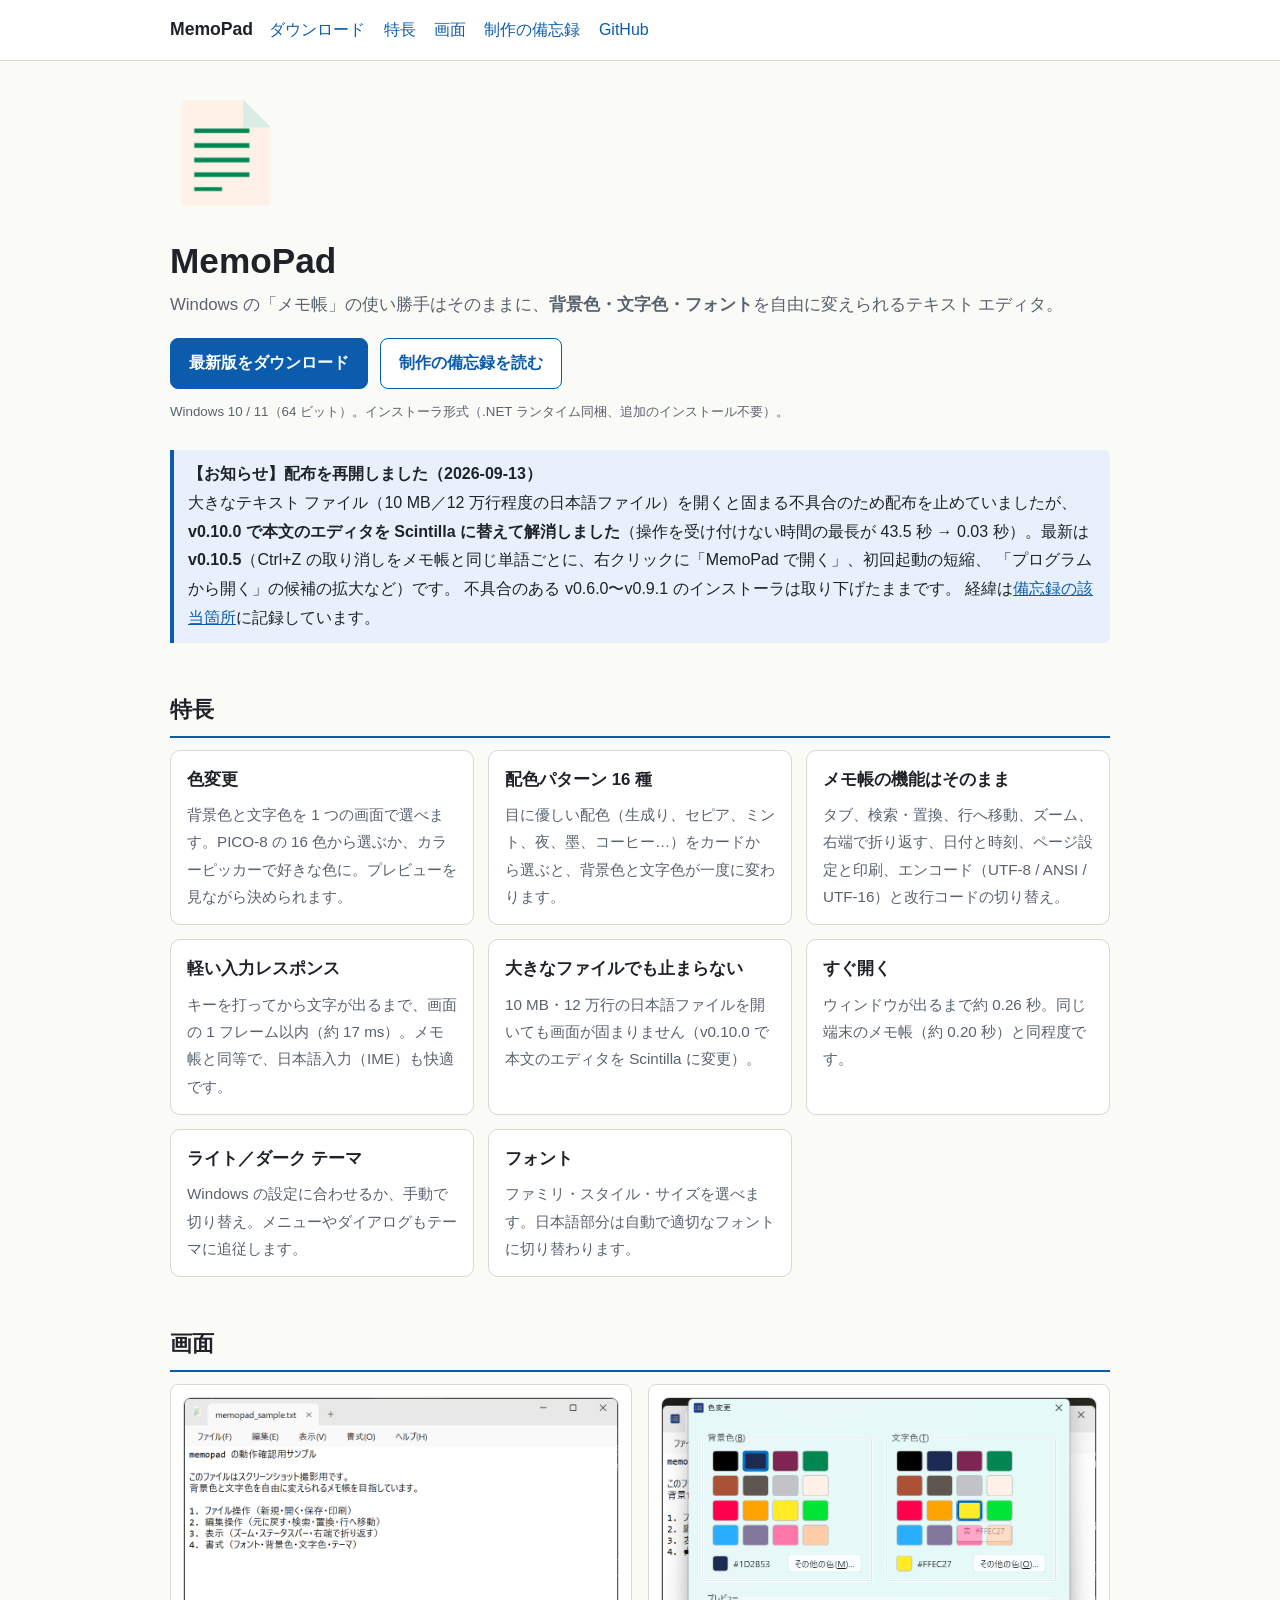
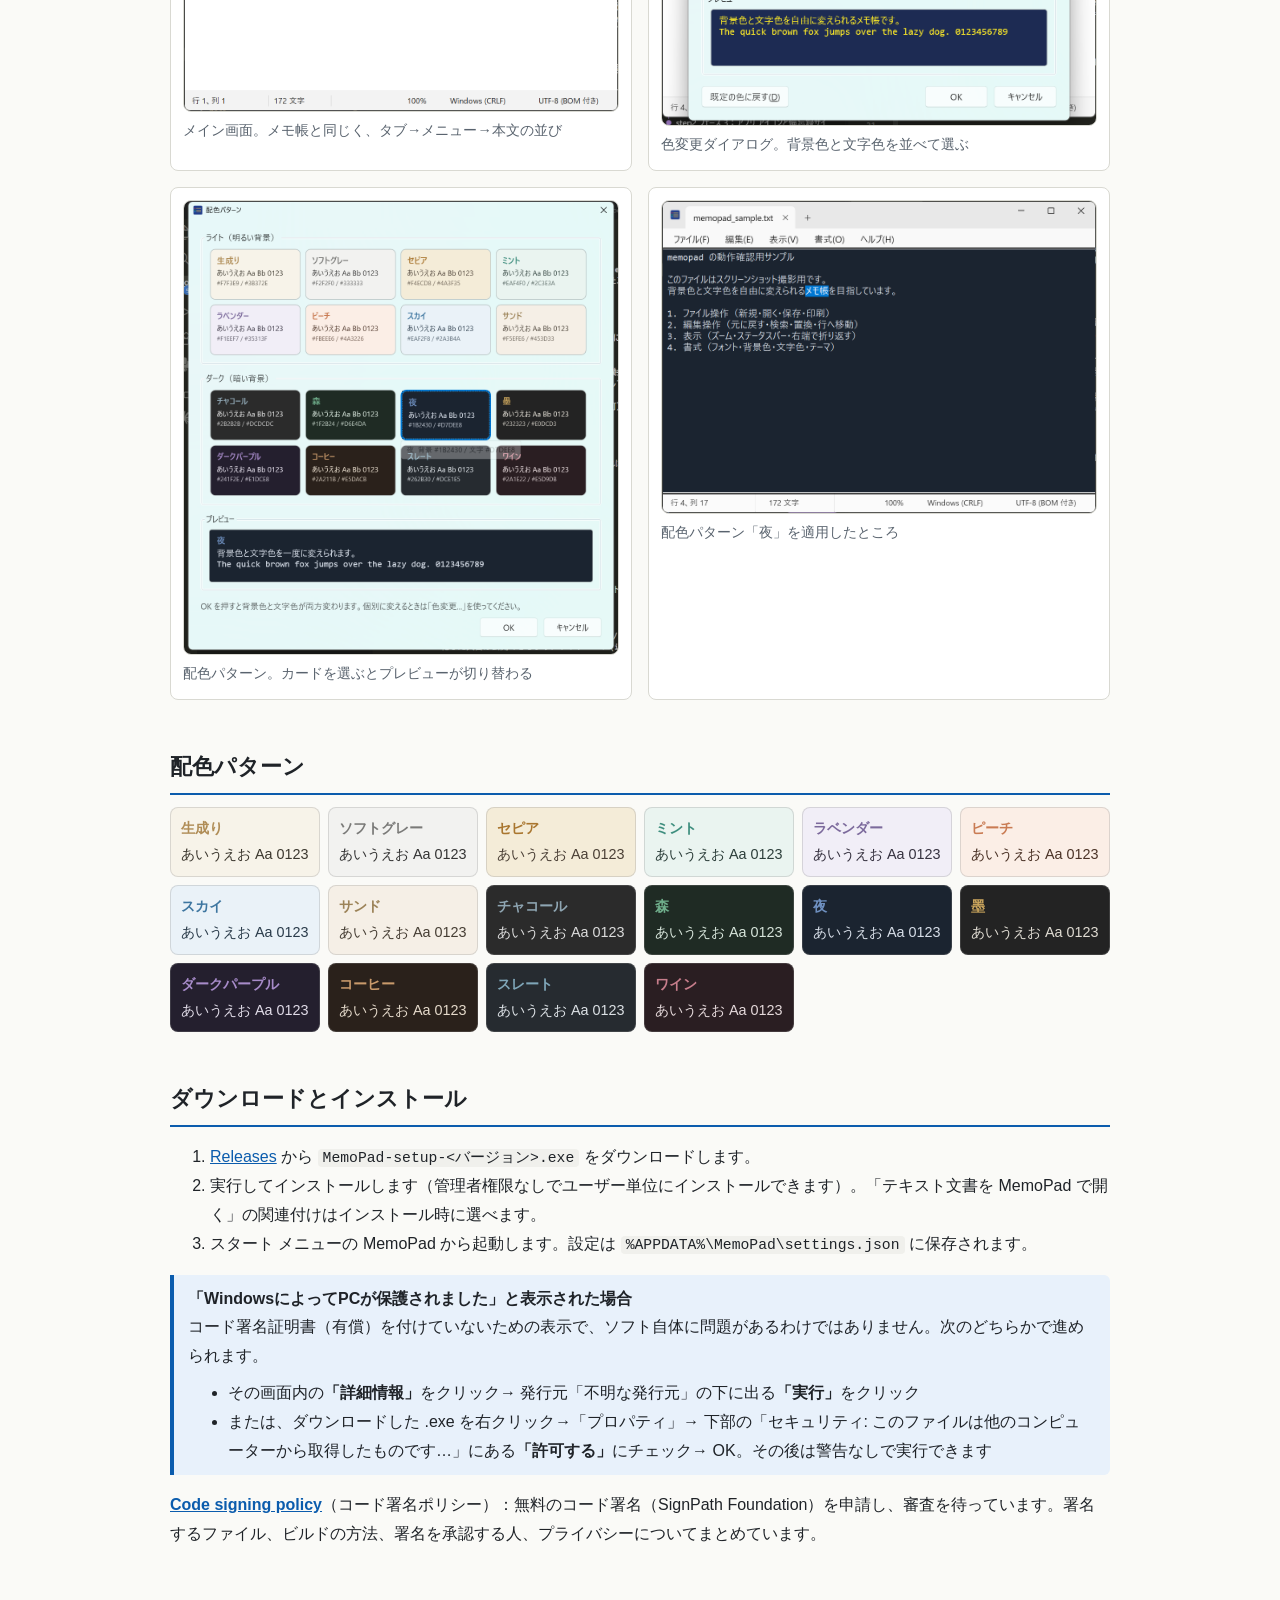
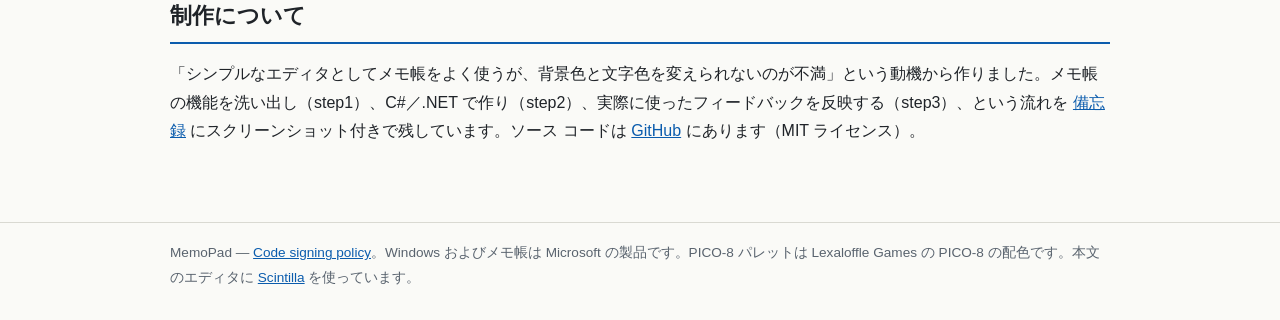
<file: docs/index.html>
<!DOCTYPE html>
<html lang="ja">
<head>
<meta charset="utf-8">
<meta name="viewport" content="width=device-width, initial-scale=1">
<title>MemoPad — 背景色と文字色を変えられるメモ帳</title>
<meta name="description" content="Windows のメモ帳の使い勝手はそのままに、背景色・文字色・フォントを自由に変えられるテキスト エディタ MemoPad の紹介ページ。">
<link rel="icon" href="./assets/favicon.ico">
<link rel="stylesheet" href="./site/assets/style.css">
<style>
  .hero { display: flex; align-items: center; gap: 28px; flex-wrap: wrap; margin: 8px 0 24px; }
  .hero img { width: 112px; height: 112px; }
  .hero h1 { margin: 0 0 6px; font-size: 2.2rem; }
  .hero .tagline { color: var(--muted); margin: 0; font-size: 1.05rem; }
  .actions { display: flex; gap: 12px; flex-wrap: wrap; margin: 18px 0 8px; }
  .btn { display: inline-block; padding: 10px 18px; border-radius: 8px; text-decoration: none; font-weight: 700; border: 1px solid var(--accent); }
  .btn.primary { background: var(--accent); color: #fff; }
  .btn.secondary { background: #fff; color: var(--accent); }
  .btn:hover { opacity: 0.9; text-decoration: none; }
  .features { display: grid; grid-template-columns: repeat(auto-fit, minmax(260px, 1fr)); gap: 14px; margin: 12px 0; }
  .feature { border: 1px solid var(--line); border-radius: 10px; padding: 14px 16px; background: #fff; }
  .feature h3 { margin: 0 0 6px; font-size: 1.05rem; }
  .feature p { margin: 0; color: var(--muted); font-size: 0.95rem; }
  .shots { display: grid; grid-template-columns: repeat(auto-fit, minmax(320px, 1fr)); gap: 16px; }
  .shots figure { margin: 0; }
  .shots img { width: 100%; border: 1px solid var(--line); border-radius: 8px; }
  .shots figcaption { color: var(--muted); font-size: 0.9rem; margin-top: 6px; }
  .swatches { display: grid; grid-template-columns: repeat(auto-fit, minmax(150px, 1fr)); gap: 8px; margin: 12px 0; }
  .swatch { border-radius: 8px; padding: 8px 10px; border: 1px solid #8884; font-size: 0.9rem; }
  .swatch b { display: block; }
  small.muted { color: var(--muted); }
</style>
</head>
<body>
<header class="site">
  <div class="inner">
    <a class="brand" href="./index.html">MemoPad</a>
    <nav>
      <a href="#download">ダウンロード</a>
      <a href="#features">特長</a>
      <a href="#screens">画面</a>
      <a href="./site/index.html">制作の備忘録</a>
      <a href="https://github.com/mrgarita/memopad">GitHub</a>
    </nav>
  </div>
</header>
<main>
  <div class="hero">
    <img src="./assets/app-icon-256.png" alt="MemoPad のアイコン">
    <div>
      <h1>MemoPad</h1>
      <p class="tagline">Windows の「メモ帳」の使い勝手はそのままに、<strong>背景色・文字色・フォント</strong>を自由に変えられるテキスト エディタ。</p>
      <div class="actions">
        <a class="btn primary" href="https://github.com/mrgarita/memopad/releases/latest">最新版をダウンロード</a>
        <a class="btn secondary" href="./site/index.html">制作の備忘録を読む</a>
      </div>
      <small class="muted">Windows 10 / 11（64 ビット）。インストーラ形式（.NET ランタイム同梱、追加のインストール不要）。</small>
    </div>
  </div>

  <div class="note">
    <strong>【お知らせ】配布を再開しました（2026-09-13）</strong><br>
    大きなテキスト ファイル（10 MB／12 万行程度の日本語ファイル）を開くと固まる不具合のため配布を止めていましたが、
    <strong>v0.10.0 で本文のエディタを Scintilla に替えて解消しました</strong>（操作を受け付けない時間の最長が
    43.5 秒 → 0.03 秒）。最新は <strong>v0.10.5</strong>（Ctrl+Z の取り消しをメモ帳と同じ単語ごとに、右クリックに「MemoPad で開く」、初回起動の短縮、
    「プログラムから開く」の候補の拡大など）です。
    不具合のある v0.6.0〜v0.9.1 のインストーラは取り下げたままです。
    経緯は<a href="./site/step3/index.html#fb19">備忘録の該当箇所</a>に記録しています。
  </div>

  <h2 id="features">特長</h2>
  <div class="features">
    <div class="feature"><h3>色変更</h3><p>背景色と文字色を 1 つの画面で選べます。PICO-8 の 16 色から選ぶか、カラーピッカーで好きな色に。プレビューを見ながら決められます。</p></div>
    <div class="feature"><h3>配色パターン 16 種</h3><p>目に優しい配色（生成り、セピア、ミント、夜、墨、コーヒー…）をカードから選ぶと、背景色と文字色が一度に変わります。</p></div>
    <div class="feature"><h3>メモ帳の機能はそのまま</h3><p>タブ、検索・置換、行へ移動、ズーム、右端で折り返す、日付と時刻、ページ設定と印刷、エンコード（UTF-8 / ANSI / UTF-16）と改行コードの切り替え。</p></div>
    <div class="feature"><h3>軽い入力レスポンス</h3><p>キーを打ってから文字が出るまで、画面の 1 フレーム以内（約 17 ms）。メモ帳と同等で、日本語入力（IME）も快適です。</p></div>
    <div class="feature"><h3>大きなファイルでも止まらない</h3><p>10 MB・12 万行の日本語ファイルを開いても画面が固まりません（v0.10.0 で本文のエディタを Scintilla に変更）。</p></div>
    <div class="feature"><h3>すぐ開く</h3><p>ウィンドウが出るまで約 0.26 秒。同じ端末のメモ帳（約 0.20 秒）と同程度です。</p></div>
    <div class="feature"><h3>ライト／ダーク テーマ</h3><p>Windows の設定に合わせるか、手動で切り替え。メニューやダイアログもテーマに追従します。</p></div>
    <div class="feature"><h3>フォント</h3><p>ファミリ・スタイル・サイズを選べます。日本語部分は自動で適切なフォントに切り替わります。</p></div>
  </div>

  <h2 id="screens">画面</h2>
  <div class="shots">
    <figure><img src="./site/img/step3/v080_main.png" alt="MemoPad のメイン画面" loading="lazy"><figcaption>メイン画面。メモ帳と同じく、タブ→メニュー→本文の並び</figcaption></figure>
    <figure><img src="./site/img/step3/v040_color_dialog.png" alt="色変更ダイアログ" loading="lazy"><figcaption>色変更ダイアログ。背景色と文字色を並べて選ぶ</figcaption></figure>
    <figure><img src="./site/img/step3/v050_scheme_dialog.png" alt="配色パターン ダイアログ" loading="lazy"><figcaption>配色パターン。カードを選ぶとプレビューが切り替わる</figcaption></figure>
    <figure><img src="./site/img/step3/v050_scheme_night.png" alt="配色パターン「夜」を適用した画面" loading="lazy"><figcaption>配色パターン「夜」を適用したところ</figcaption></figure>
  </div>

  <h2>配色パターン</h2>
  <div class="swatches">
    <div class="swatch" style="background:#F7F3E9;color:#3B372E"><b style="color:#B08D57">生成り</b>あいうえお Aa 0123</div>
    <div class="swatch" style="background:#F2F2F0;color:#333333"><b style="color:#7A7A78">ソフトグレー</b>あいうえお Aa 0123</div>
    <div class="swatch" style="background:#F4ECD8;color:#4A3F35"><b style="color:#A9762F">セピア</b>あいうえお Aa 0123</div>
    <div class="swatch" style="background:#EAF4F0;color:#2C3E3A"><b style="color:#3E8E7E">ミント</b>あいうえお Aa 0123</div>
    <div class="swatch" style="background:#F1EEF7;color:#35313F"><b style="color:#7C6A9C">ラベンダー</b>あいうえお Aa 0123</div>
    <div class="swatch" style="background:#FBEEE6;color:#4A3226"><b style="color:#C97B53">ピーチ</b>あいうえお Aa 0123</div>
    <div class="swatch" style="background:#EAF2F8;color:#2A3B4A"><b style="color:#3E76A0">スカイ</b>あいうえお Aa 0123</div>
    <div class="swatch" style="background:#F5EFE6;color:#453D33"><b style="color:#9C8358">サンド</b>あいうえお Aa 0123</div>
    <div class="swatch" style="background:#2B2B2B;color:#DCDCDC"><b style="color:#8FA6B3">チャコール</b>あいうえお Aa 0123</div>
    <div class="swatch" style="background:#1F2B24;color:#D6E4DA"><b style="color:#6FAE8B">森</b>あいうえお Aa 0123</div>
    <div class="swatch" style="background:#1B2430;color:#D7DEE8"><b style="color:#6E8FBF">夜</b>あいうえお Aa 0123</div>
    <div class="swatch" style="background:#232323;color:#E0DCD3"><b style="color:#C9A45C">墨</b>あいうえお Aa 0123</div>
    <div class="swatch" style="background:#241F2E;color:#E1DCE8"><b style="color:#A78BC9">ダークパープル</b>あいうえお Aa 0123</div>
    <div class="swatch" style="background:#2A211B;color:#E5DACB"><b style="color:#C99A6B">コーヒー</b>あいうえお Aa 0123</div>
    <div class="swatch" style="background:#262B30;color:#DCE1E5"><b style="color:#7FA6B8">スレート</b>あいうえお Aa 0123</div>
    <div class="swatch" style="background:#2A1E22;color:#E5D9DB"><b style="color:#C77E8C">ワイン</b>あいうえお Aa 0123</div>
  </div>

  <h2 id="download">ダウンロードとインストール</h2>
  <ol>
    <li><a href="https://github.com/mrgarita/memopad/releases/latest">Releases</a> から <code>MemoPad-setup-&lt;バージョン&gt;.exe</code> をダウンロードします。</li>
    <li>実行してインストールします（管理者権限なしでユーザー単位にインストールできます）。「テキスト文書を MemoPad で開く」の関連付けはインストール時に選べます。</li>
    <li>スタート メニューの MemoPad から起動します。設定は <code>%APPDATA%\MemoPad\settings.json</code> に保存されます。</li>
  </ol>
  <div class="note">
    <strong>「WindowsによってPCが保護されました」と表示された場合</strong><br>
    コード署名証明書（有償）を付けていないための表示で、ソフト自体に問題があるわけではありません。次のどちらかで進められます。
    <ul style="margin:8px 0 0">
      <li>その画面内の<strong>「詳細情報」</strong>をクリック→ 発行元「不明な発行元」の下に出る<strong>「実行」</strong>をクリック</li>
      <li>または、ダウンロードした .exe を右クリック→「プロパティ」→ 下部の「セキュリティ: このファイルは他のコンピューターから取得したものです…」にある<strong>「許可する」</strong>にチェック→ OK。その後は警告なしで実行できます</li>
    </ul>
  </div>
  <p><strong><a href="./code-signing-policy.html">Code signing policy</a></strong>（コード署名ポリシー）：無料のコード署名（SignPath Foundation）を申請し、審査を待っています。署名するファイル、ビルドの方法、署名を承認する人、プライバシーについてまとめています。</p>

  <h2>制作について</h2>
  <p>「シンプルなエディタとしてメモ帳をよく使うが、背景色と文字色を変えられないのが不満」という動機から作りました。メモ帳の機能を洗い出し（step1）、C#／.NET で作り（step2）、実際に使ったフィードバックを反映する（step3）、という流れを <a href="./site/index.html">備忘録</a> にスクリーンショット付きで残しています。ソース コードは <a href="https://github.com/mrgarita/memopad">GitHub</a> にあります（MIT ライセンス）。</p>
</main>
<footer class="site">
  <div class="inner">MemoPad — <a href="./code-signing-policy.html">Code signing policy</a>。Windows およびメモ帳は Microsoft の製品です。PICO-8 パレットは Lexaloffle Games の PICO-8 の配色です。本文のエディタに <a href="https://www.scintilla.org/">Scintilla</a> を使っています。</div>
</footer>
</body>
</html>
</file>
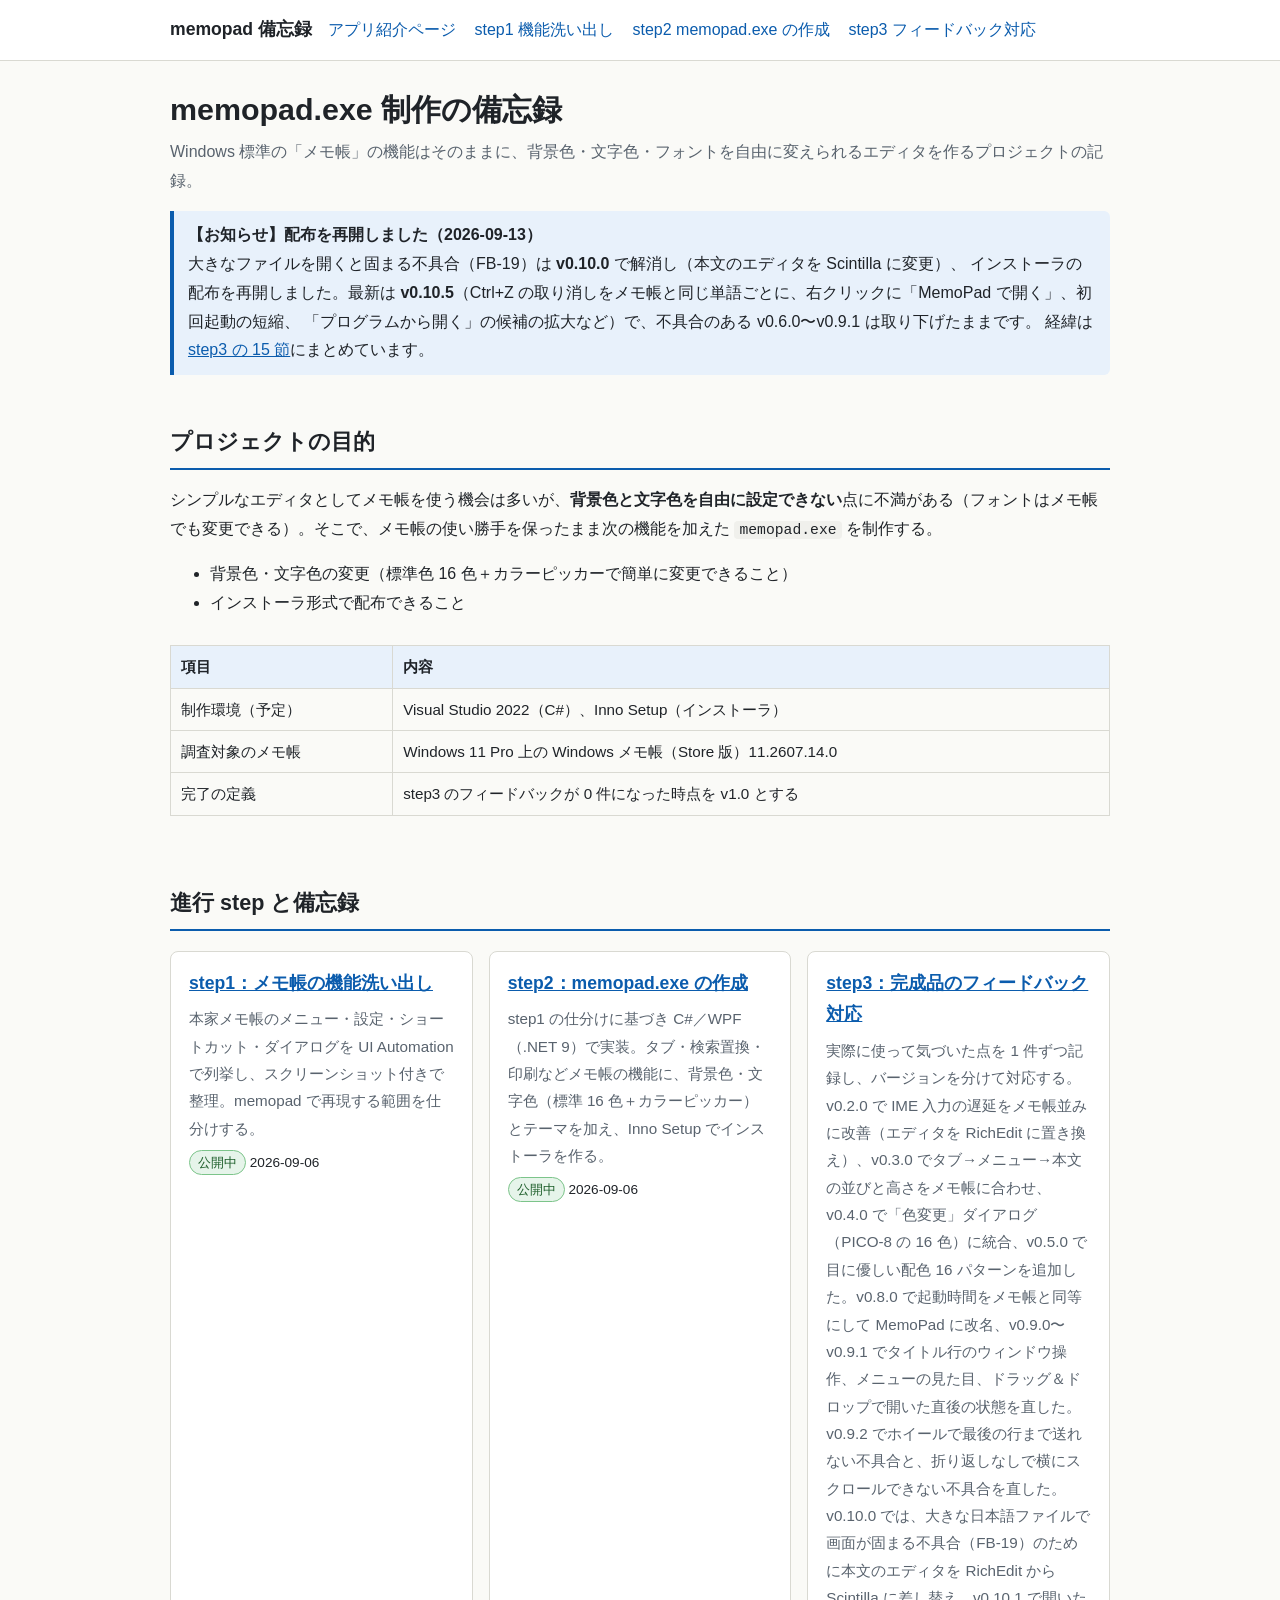
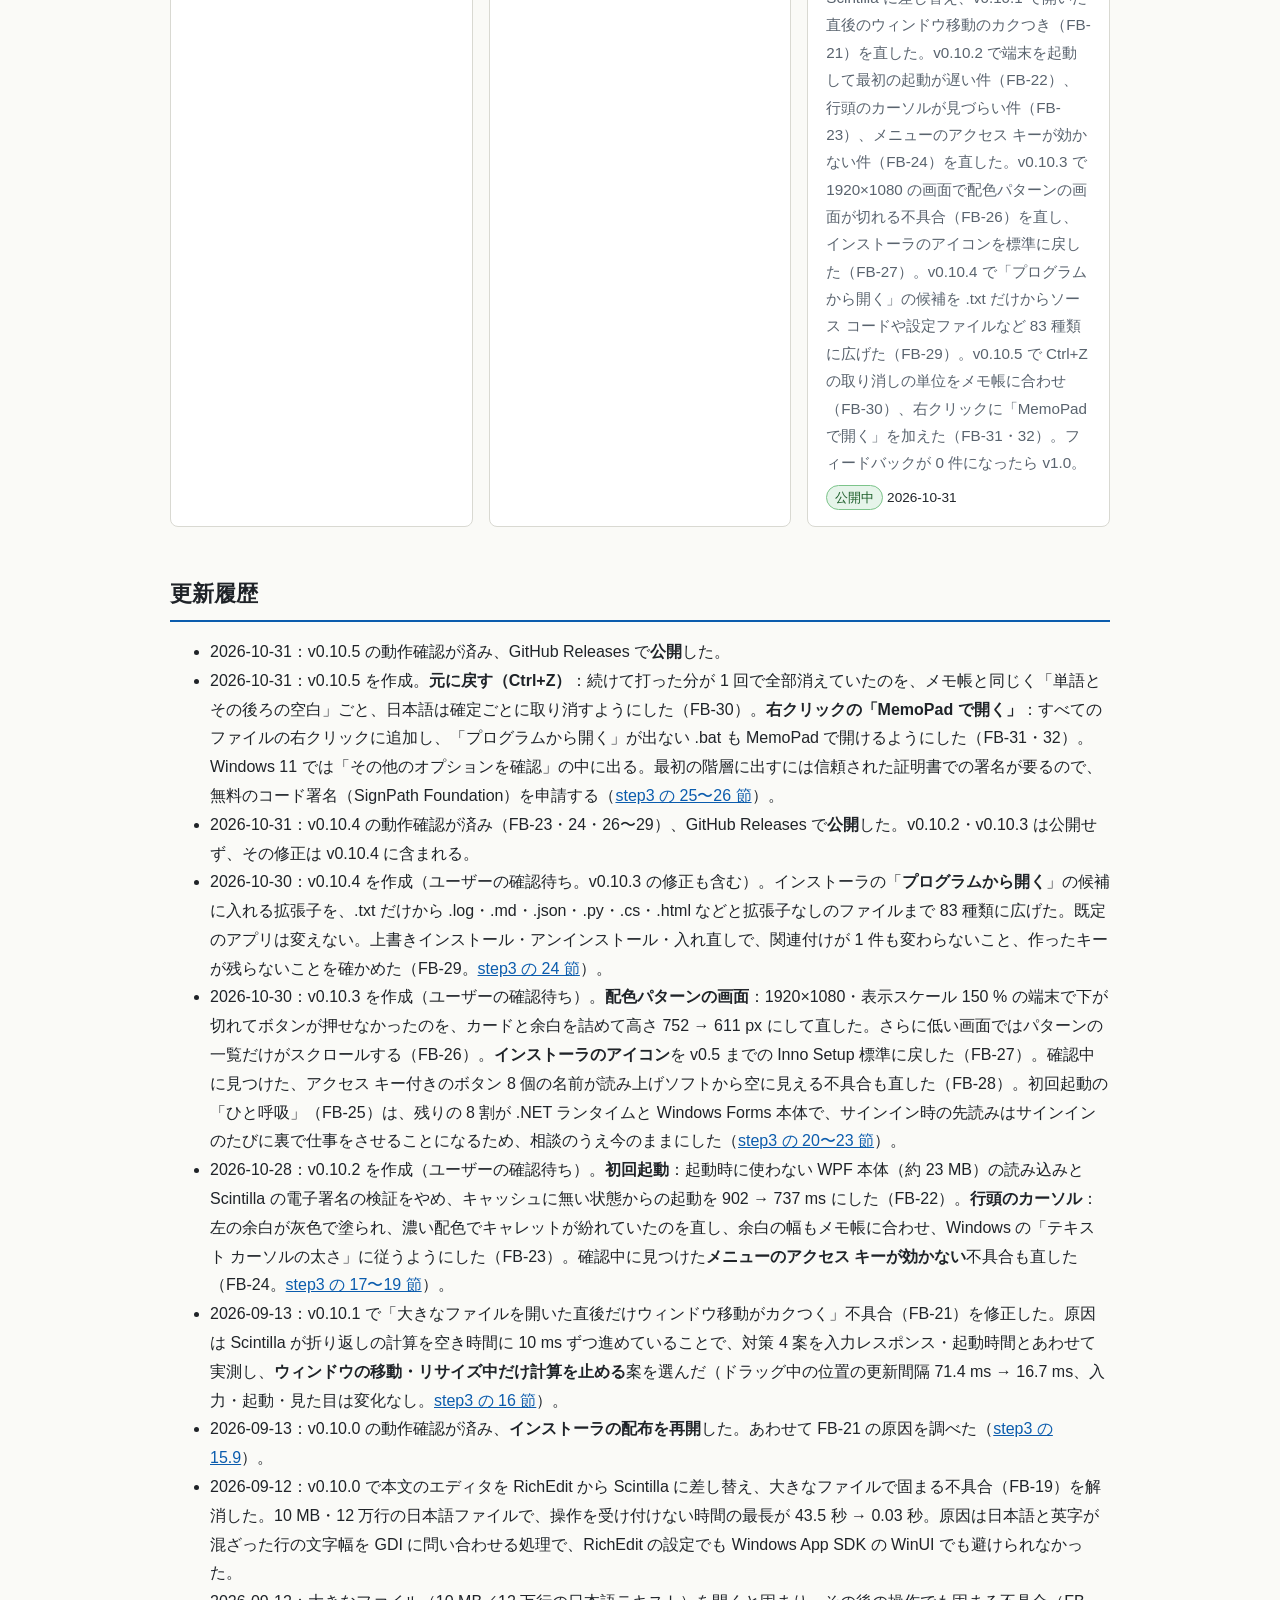
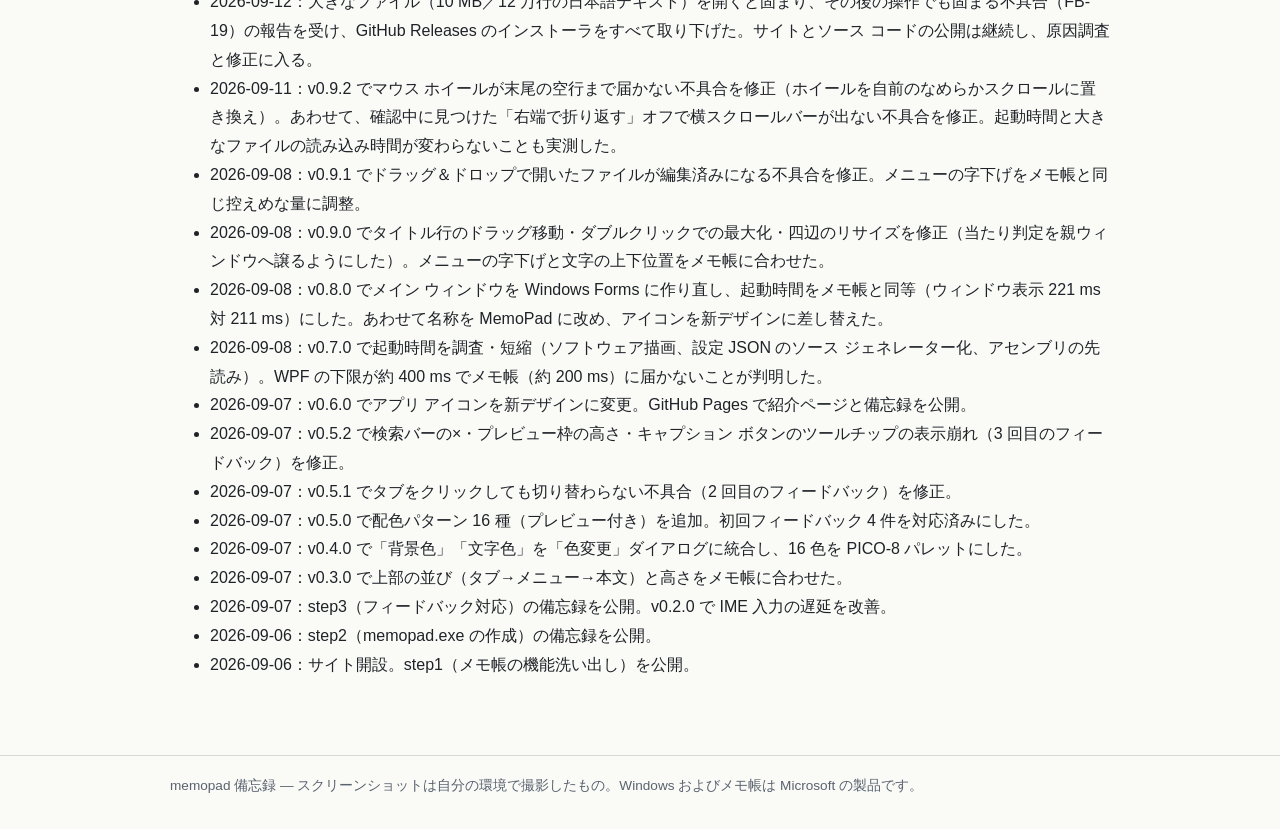
<file: docs/site/index.html>
<!DOCTYPE html>
<html lang="ja">
<head>
<meta charset="utf-8">
<meta name="viewport" content="width=device-width, initial-scale=1">
<title>memopad 備忘録</title>
<link rel="stylesheet" href="assets/style.css">
</head>
<body>
<header class="site">
  <div class="inner">
    <a class="brand" href="./index.html">memopad 備忘録</a>
    <nav>
      <a href="../index.html">アプリ紹介ページ</a>
      <a href="./step1/index.html">step1 機能洗い出し</a>
      <a href="./step2/index.html">step2 memopad.exe の作成</a>
      <a href="./step3/index.html">step3 フィードバック対応</a>
    </nav>
  </div>
</header>
<main>
  <h1>memopad.exe 制作の備忘録</h1>
  <p class="lead">Windows 標準の「メモ帳」の機能はそのままに、背景色・文字色・フォントを自由に変えられるエディタを作るプロジェクトの記録。</p>

  <div class="note">
    <strong>【お知らせ】配布を再開しました（2026-09-13）</strong><br>
    大きなファイルを開くと固まる不具合（FB-19）は <strong>v0.10.0</strong> で解消し（本文のエディタを Scintilla に変更）、
    インストーラの配布を再開しました。最新は <strong>v0.10.5</strong>（Ctrl+Z の取り消しをメモ帳と同じ単語ごとに、右クリックに「MemoPad で開く」、初回起動の短縮、
    「プログラムから開く」の候補の拡大など）で、不具合のある v0.6.0〜v0.9.1 は取り下げたままです。
    経緯は <a href="./step3/index.html#fb19">step3 の 15 節</a>にまとめています。
  </div>

  <h2>プロジェクトの目的</h2>
  <p>シンプルなエディタとしてメモ帳を使う機会は多いが、<strong>背景色と文字色を自由に設定できない</strong>点に不満がある（フォントはメモ帳でも変更できる）。そこで、メモ帳の使い勝手を保ったまま次の機能を加えた <code>memopad.exe</code> を制作する。</p>
  <ul>
    <li>背景色・文字色の変更（標準色 16 色＋カラーピッカーで簡単に変更できること）</li>
    <li>インストーラ形式で配布できること</li>
  </ul>
  <div class="table-wrap">
  <table>
    <tr><th>項目</th><th>内容</th></tr>
    <tr><td>制作環境（予定）</td><td>Visual Studio 2022（C#）、Inno Setup（インストーラ）</td></tr>
    <tr><td>調査対象のメモ帳</td><td>Windows 11 Pro 上の Windows メモ帳（Store 版）11.2607.14.0</td></tr>
    <tr><td>完了の定義</td><td>step3 のフィードバックが 0 件になった時点を v1.0 とする</td></tr>
  </table>
  </div>

  <h2>進行 step と備忘録</h2>
  <div class="cards">
    <div class="card">
      <h3><a href="./step1/index.html">step1：メモ帳の機能洗い出し</a></h3>
      <p>本家メモ帳のメニュー・設定・ショートカット・ダイアログを UI Automation で列挙し、スクリーンショット付きで整理。memopad で再現する範囲を仕分けする。</p>
      <div class="status"><span class="tag must">公開中</span> 2026-09-06</div>
    </div>
    <div class="card">
      <h3><a href="./step2/index.html">step2：memopad.exe の作成</a></h3>
      <p>step1 の仕分けに基づき C#／WPF（.NET 9）で実装。タブ・検索置換・印刷などメモ帳の機能に、背景色・文字色（標準 16 色＋カラーピッカー）とテーマを加え、Inno Setup でインストーラを作る。</p>
      <div class="status"><span class="tag must">公開中</span> 2026-09-06</div>
    </div>
    <div class="card">
      <h3><a href="./step3/index.html">step3：完成品のフィードバック対応</a></h3>
      <p>実際に使って気づいた点を 1 件ずつ記録し、バージョンを分けて対応する。v0.2.0 で IME 入力の遅延をメモ帳並みに改善（エディタを RichEdit に置き換え）、v0.3.0 でタブ→メニュー→本文の並びと高さをメモ帳に合わせ、v0.4.0 で「色変更」ダイアログ（PICO-8 の 16 色）に統合、v0.5.0 で目に優しい配色 16 パターンを追加した。v0.8.0 で起動時間をメモ帳と同等にして MemoPad に改名、v0.9.0〜v0.9.1 でタイトル行のウィンドウ操作、メニューの見た目、ドラッグ＆ドロップで開いた直後の状態を直した。v0.9.2 でホイールで最後の行まで送れない不具合と、折り返しなしで横にスクロールできない不具合を直した。v0.10.0 では、大きな日本語ファイルで画面が固まる不具合（FB-19）のために本文のエディタを RichEdit から Scintilla に差し替え、v0.10.1 で開いた直後のウィンドウ移動のカクつき（FB-21）を直した。v0.10.2 で端末を起動して最初の起動が遅い件（FB-22）、行頭のカーソルが見づらい件（FB-23）、メニューのアクセス キーが効かない件（FB-24）を直した。v0.10.3 で 1920×1080 の画面で配色パターンの画面が切れる不具合（FB-26）を直し、インストーラのアイコンを標準に戻した（FB-27）。v0.10.4 で「プログラムから開く」の候補を .txt だけからソース コードや設定ファイルなど 83 種類に広げた（FB-29）。v0.10.5 で Ctrl+Z の取り消しの単位をメモ帳に合わせ（FB-30）、右クリックに「MemoPad で開く」を加えた（FB-31・32）。フィードバックが 0 件になったら v1.0。</p>
      <div class="status"><span class="tag must">公開中</span> 2026-10-31</div>
    </div>
  </div>

  <h2>更新履歴</h2>
  <ul>
    <li>2026-10-31：v0.10.5 の動作確認が済み、GitHub Releases で<strong>公開</strong>した。</li>
    <li>2026-10-31：v0.10.5 を作成。<strong>元に戻す（Ctrl+Z）</strong>：続けて打った分が 1 回で全部消えていたのを、メモ帳と同じく「単語とその後ろの空白」ごと、日本語は確定ごとに取り消すようにした（FB-30）。<strong>右クリックの「MemoPad で開く」</strong>：すべてのファイルの右クリックに追加し、「プログラムから開く」が出ない .bat も MemoPad で開けるようにした（FB-31・32）。Windows 11 では「その他のオプションを確認」の中に出る。最初の階層に出すには信頼された証明書での署名が要るので、無料のコード署名（SignPath Foundation）を申請する（<a href="./step3/index.html#fb30">step3 の 25〜26 節</a>）。</li>
    <li>2026-10-31：v0.10.4 の動作確認が済み（FB-23・24・26〜29）、GitHub Releases で<strong>公開</strong>した。v0.10.2・v0.10.3 は公開せず、その修正は v0.10.4 に含まれる。</li>
    <li>2026-10-30：v0.10.4 を作成（ユーザーの確認待ち。v0.10.3 の修正も含む）。インストーラの「<strong>プログラムから開く</strong>」の候補に入れる拡張子を、.txt だけから .log・.md・.json・.py・.cs・.html などと拡張子なしのファイルまで 83 種類に広げた。既定のアプリは変えない。上書きインストール・アンインストール・入れ直しで、関連付けが 1 件も変わらないこと、作ったキーが残らないことを確かめた（FB-29。<a href="./step3/index.html#fb29">step3 の 24 節</a>）。</li>
    <li>2026-10-30：v0.10.3 を作成（ユーザーの確認待ち）。<strong>配色パターンの画面</strong>：1920×1080・表示スケール 150 % の端末で下が切れてボタンが押せなかったのを、カードと余白を詰めて高さ 752 → 611 px にして直した。さらに低い画面ではパターンの一覧だけがスクロールする（FB-26）。<strong>インストーラのアイコン</strong>を v0.5 までの Inno Setup 標準に戻した（FB-27）。確認中に見つけた、アクセス キー付きのボタン 8 個の名前が読み上げソフトから空に見える不具合も直した（FB-28）。初回起動の「ひと呼吸」（FB-25）は、残りの 8 割が .NET ランタイムと Windows Forms 本体で、サインイン時の先読みはサインインのたびに裏で仕事をさせることになるため、相談のうえ今のままにした（<a href="./step3/index.html#fb25">step3 の 20〜23 節</a>）。</li>
    <li>2026-10-28：v0.10.2 を作成（ユーザーの確認待ち）。<strong>初回起動</strong>：起動時に使わない WPF 本体（約 23 MB）の読み込みと Scintilla の電子署名の検証をやめ、キャッシュに無い状態からの起動を 902 → 737 ms にした（FB-22）。<strong>行頭のカーソル</strong>：左の余白が灰色で塗られ、濃い配色でキャレットが紛れていたのを直し、余白の幅もメモ帳に合わせ、Windows の「テキスト カーソルの太さ」に従うようにした（FB-23）。確認中に見つけた<strong>メニューのアクセス キーが効かない</strong>不具合も直した（FB-24。<a href="./step3/index.html#fb22">step3 の 17〜19 節</a>）。</li>
    <li>2026-09-13：v0.10.1 で「大きなファイルを開いた直後だけウィンドウ移動がカクつく」不具合（FB-21）を修正した。原因は Scintilla が折り返しの計算を空き時間に 10 ms ずつ進めていることで、対策 4 案を入力レスポンス・起動時間とあわせて実測し、<strong>ウィンドウの移動・リサイズ中だけ計算を止める</strong>案を選んだ（ドラッグ中の位置の更新間隔 71.4 ms → 16.7 ms、入力・起動・見た目は変化なし。<a href="./step3/index.html#fb21">step3 の 16 節</a>）。</li>
    <li>2026-09-13：v0.10.0 の動作確認が済み、<strong>インストーラの配布を再開</strong>した。あわせて FB-21 の原因を調べた（<a href="./step3/index.html#fb19-after">step3 の 15.9</a>）。</li>
    <li>2026-09-12：v0.10.0 で本文のエディタを RichEdit から Scintilla に差し替え、大きなファイルで固まる不具合（FB-19）を解消した。10 MB・12 万行の日本語ファイルで、操作を受け付けない時間の最長が 43.5 秒 → 0.03 秒。原因は日本語と英字が混ざった行の文字幅を GDI に問い合わせる処理で、RichEdit の設定でも Windows App SDK の WinUI でも避けられなかった。</li>
    <li>2026-09-12：大きなファイル（10 MB／12 万行の日本語テキスト）を開くと固まり、その後の操作でも固まる不具合（FB-19）の報告を受け、GitHub Releases のインストーラをすべて取り下げた。サイトとソース コードの公開は継続し、原因調査と修正に入る。</li>
    <li>2026-09-11：v0.9.2 でマウス ホイールが末尾の空行まで届かない不具合を修正（ホイールを自前のなめらかスクロールに置き換え）。あわせて、確認中に見つけた「右端で折り返す」オフで横スクロールバーが出ない不具合を修正。起動時間と大きなファイルの読み込み時間が変わらないことも実測した。</li>
    <li>2026-09-08：v0.9.1 でドラッグ＆ドロップで開いたファイルが編集済みになる不具合を修正。メニューの字下げをメモ帳と同じ控えめな量に調整。</li>
    <li>2026-09-08：v0.9.0 でタイトル行のドラッグ移動・ダブルクリックでの最大化・四辺のリサイズを修正（当たり判定を親ウィンドウへ譲るようにした）。メニューの字下げと文字の上下位置をメモ帳に合わせた。</li>
    <li>2026-09-08：v0.8.0 でメイン ウィンドウを Windows Forms に作り直し、起動時間をメモ帳と同等（ウィンドウ表示 221 ms 対 211 ms）にした。あわせて名称を MemoPad に改め、アイコンを新デザインに差し替えた。</li>
    <li>2026-09-08：v0.7.0 で起動時間を調査・短縮（ソフトウェア描画、設定 JSON のソース ジェネレーター化、アセンブリの先読み）。WPF の下限が約 400 ms でメモ帳（約 200 ms）に届かないことが判明した。</li>
    <li>2026-09-07：v0.6.0 でアプリ アイコンを新デザインに変更。GitHub Pages で紹介ページと備忘録を公開。</li>
    <li>2026-09-07：v0.5.2 で検索バーの×・プレビュー枠の高さ・キャプション ボタンのツールチップの表示崩れ（3 回目のフィードバック）を修正。</li>
    <li>2026-09-07：v0.5.1 でタブをクリックしても切り替わらない不具合（2 回目のフィードバック）を修正。</li>
    <li>2026-09-07：v0.5.0 で配色パターン 16 種（プレビュー付き）を追加。初回フィードバック 4 件を対応済みにした。</li>
    <li>2026-09-07：v0.4.0 で「背景色」「文字色」を「色変更」ダイアログに統合し、16 色を PICO-8 パレットにした。</li>
    <li>2026-09-07：v0.3.0 で上部の並び（タブ→メニュー→本文）と高さをメモ帳に合わせた。</li>
    <li>2026-09-07：step3（フィードバック対応）の備忘録を公開。v0.2.0 で IME 入力の遅延を改善。</li>
    <li>2026-09-06：step2（memopad.exe の作成）の備忘録を公開。</li>
    <li>2026-09-06：サイト開設。step1（メモ帳の機能洗い出し）を公開。</li>
  </ul>
</main>
<footer class="site">
  <div class="inner">memopad 備忘録 — スクリーンショットは自分の環境で撮影したもの。Windows およびメモ帳は Microsoft の製品です。</div>
</footer>
</body>
</html>
</file>
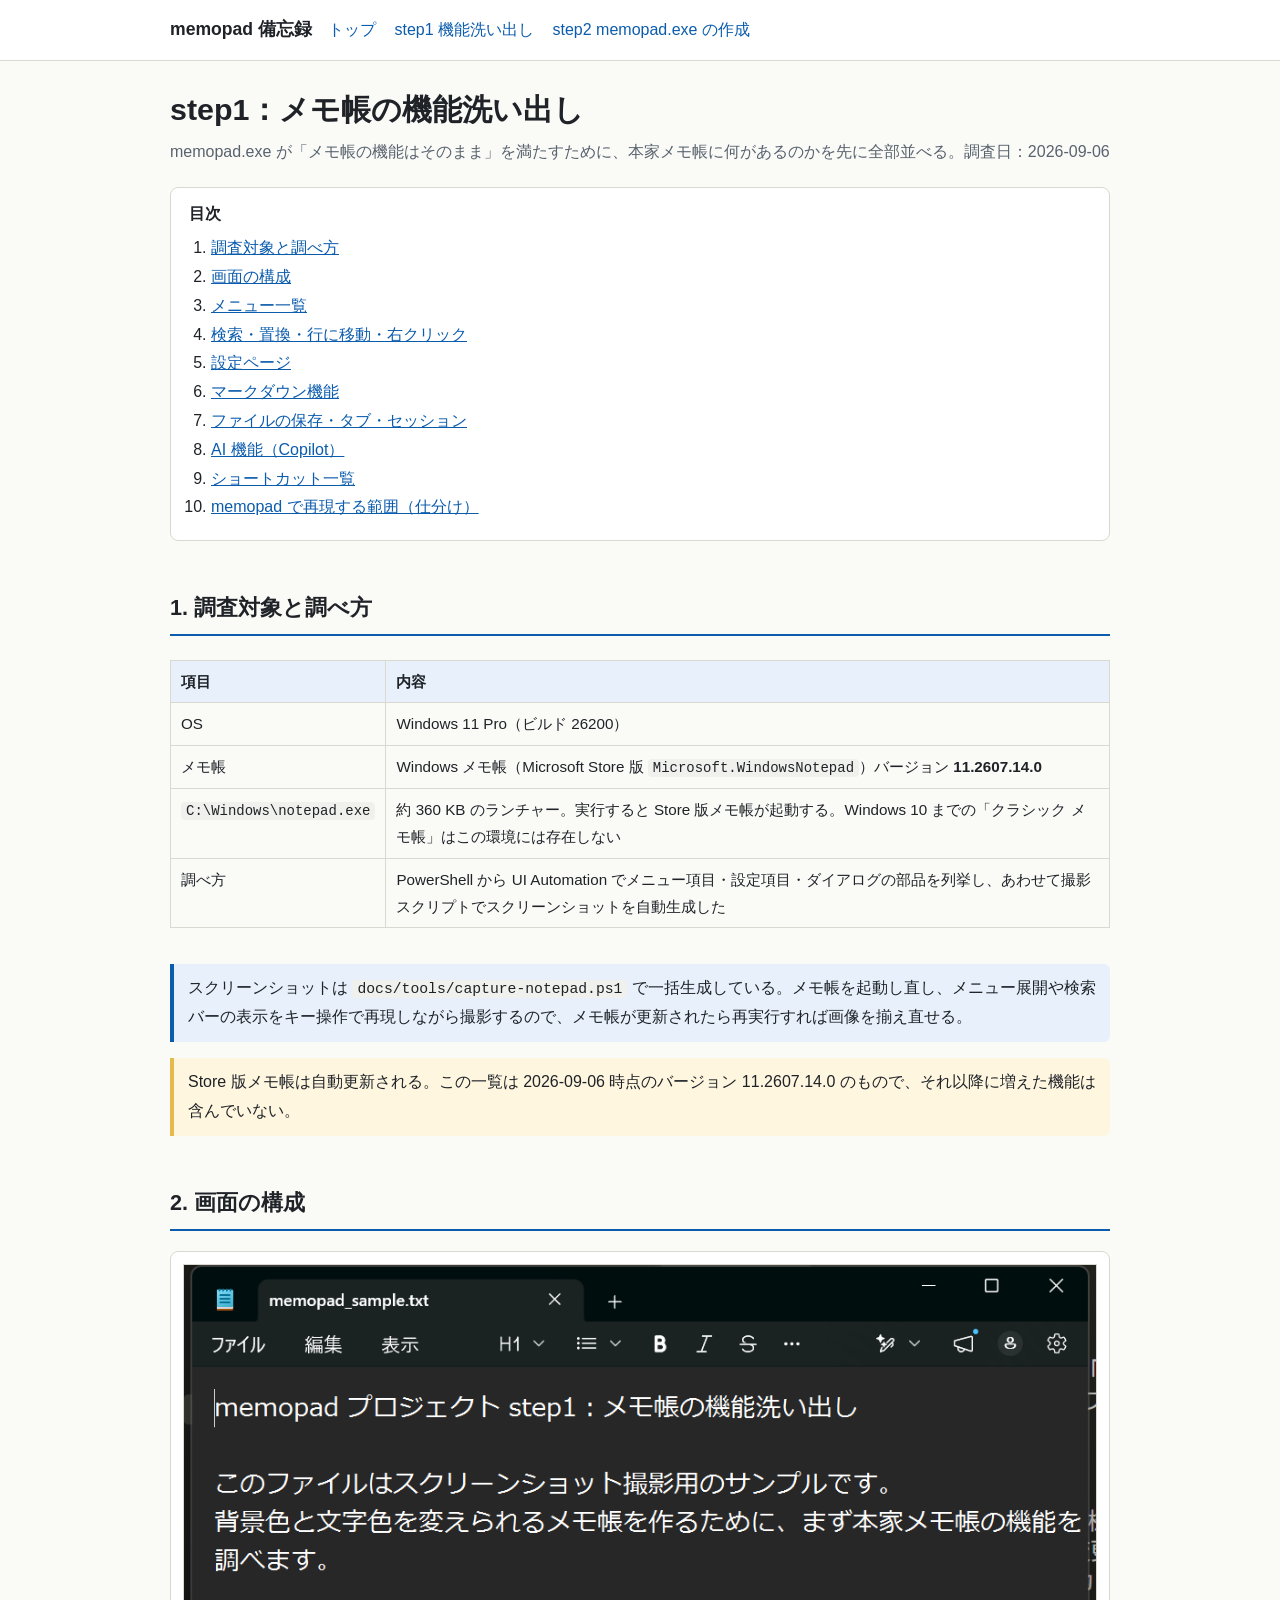
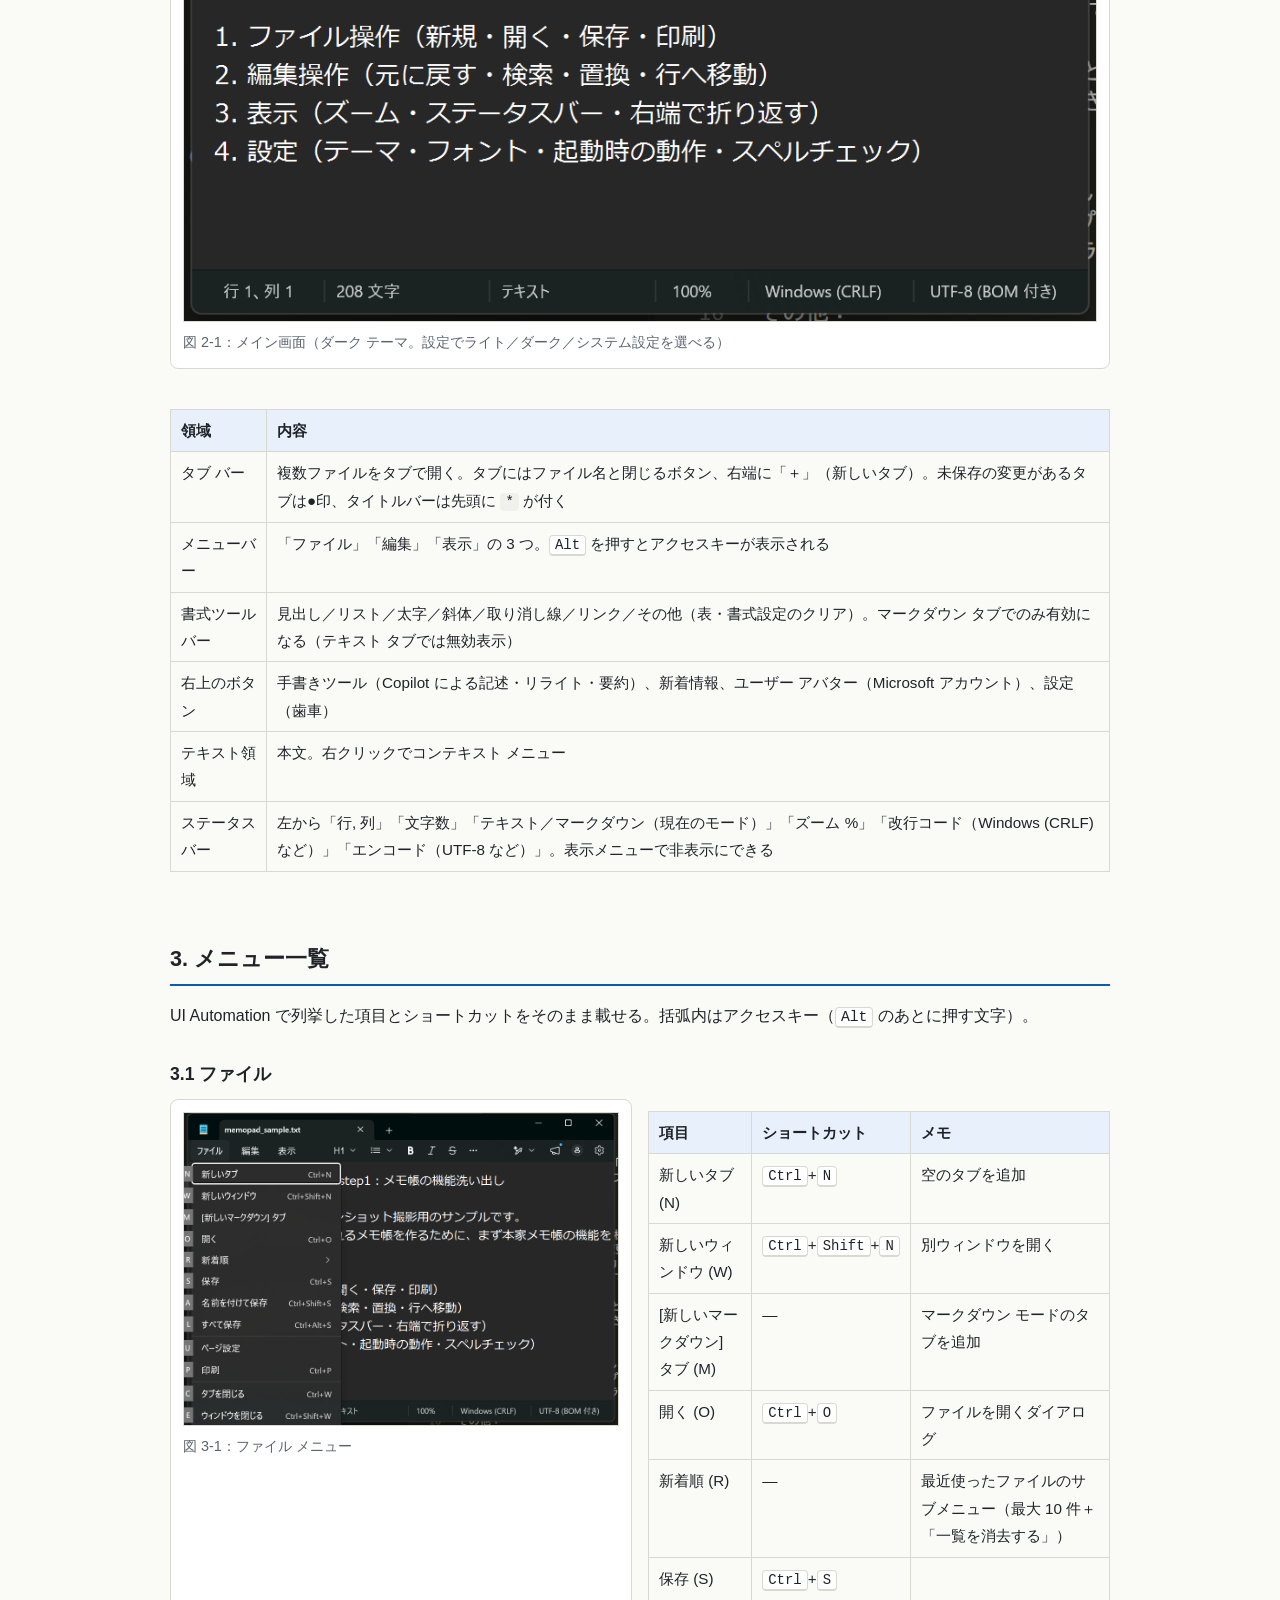
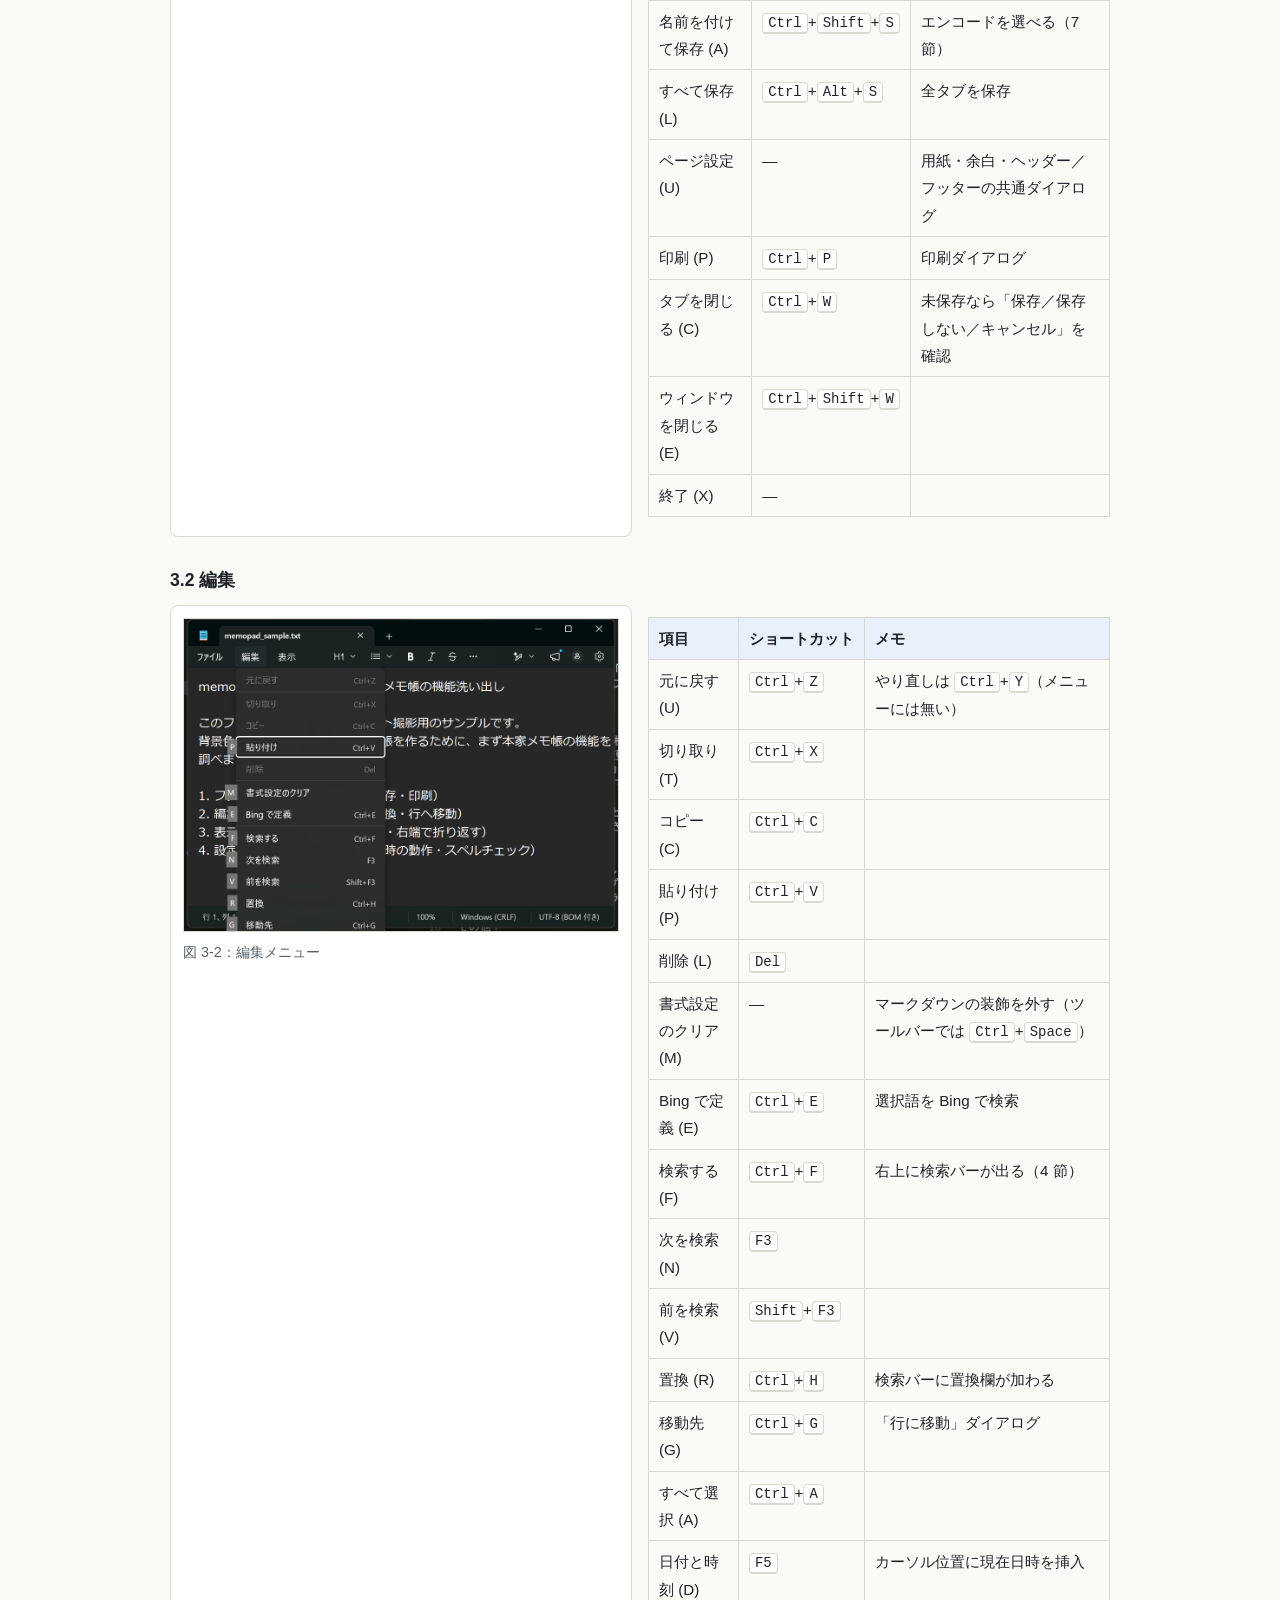
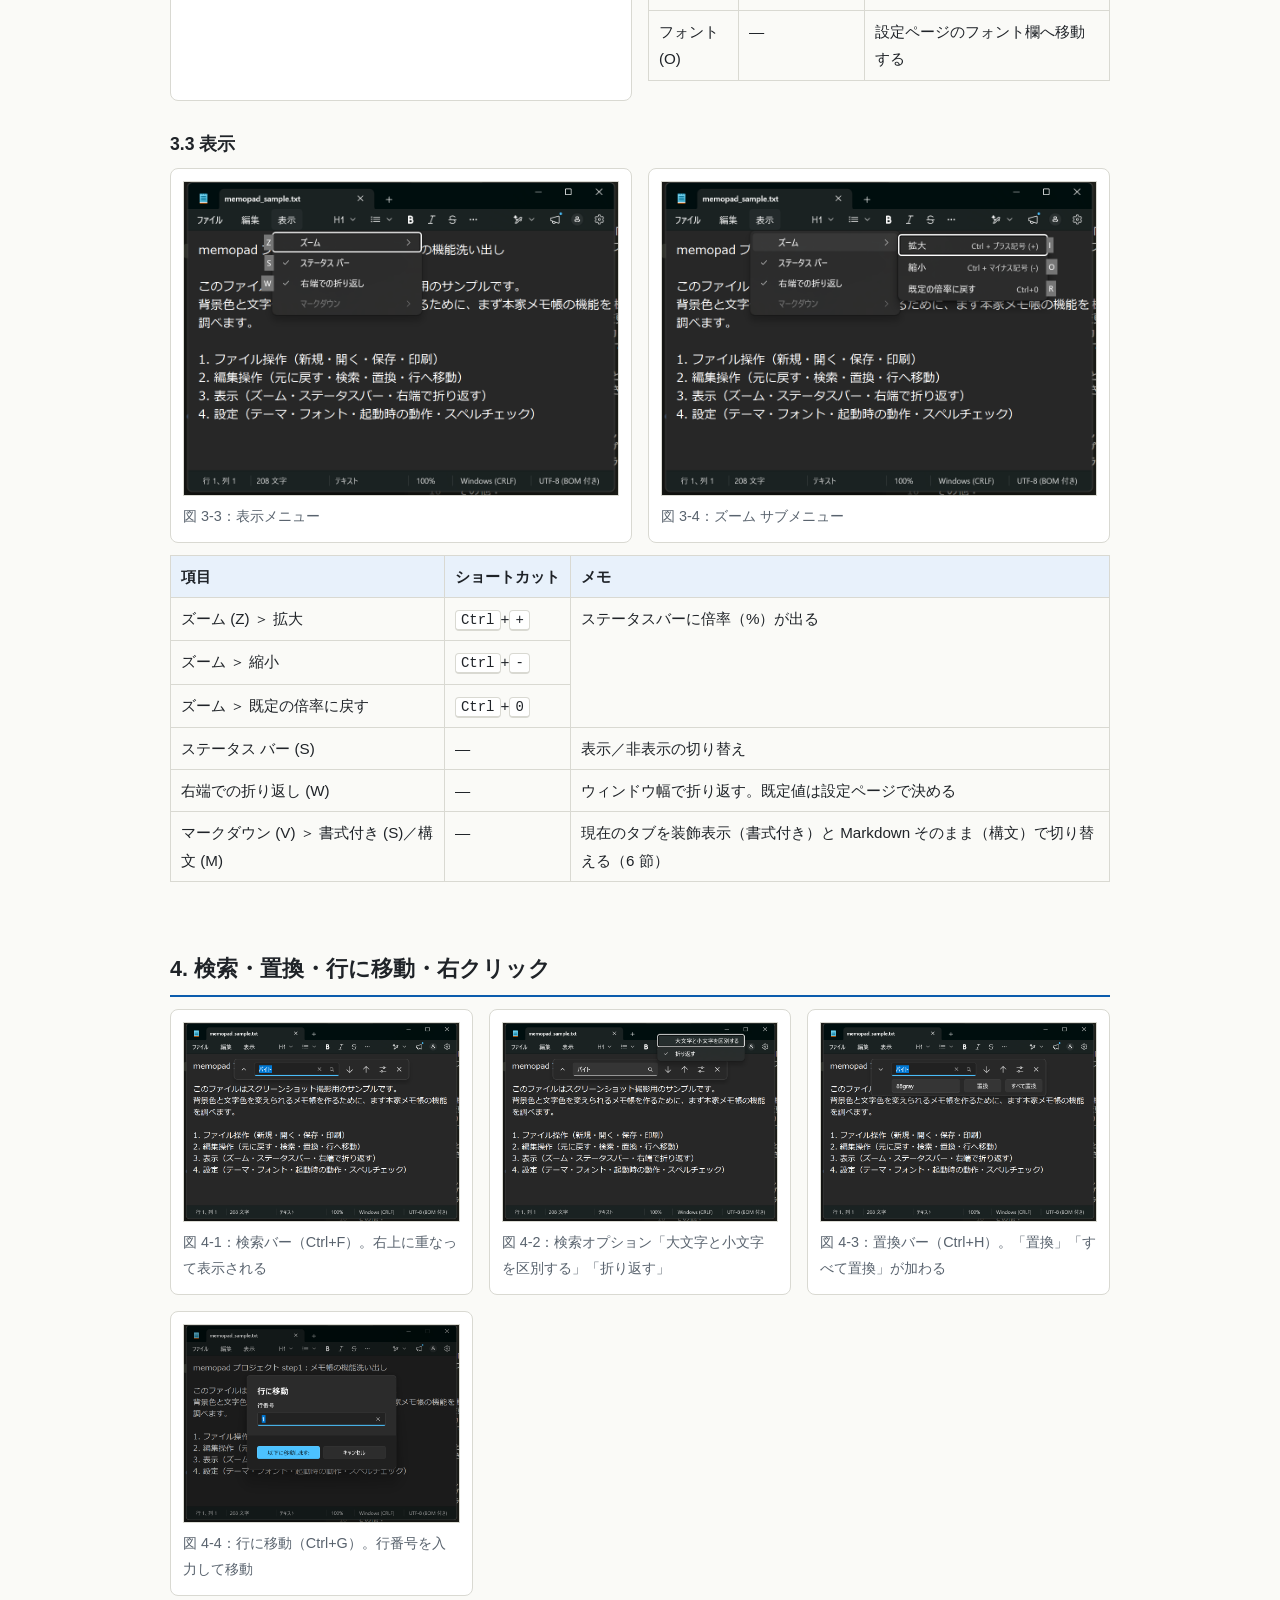
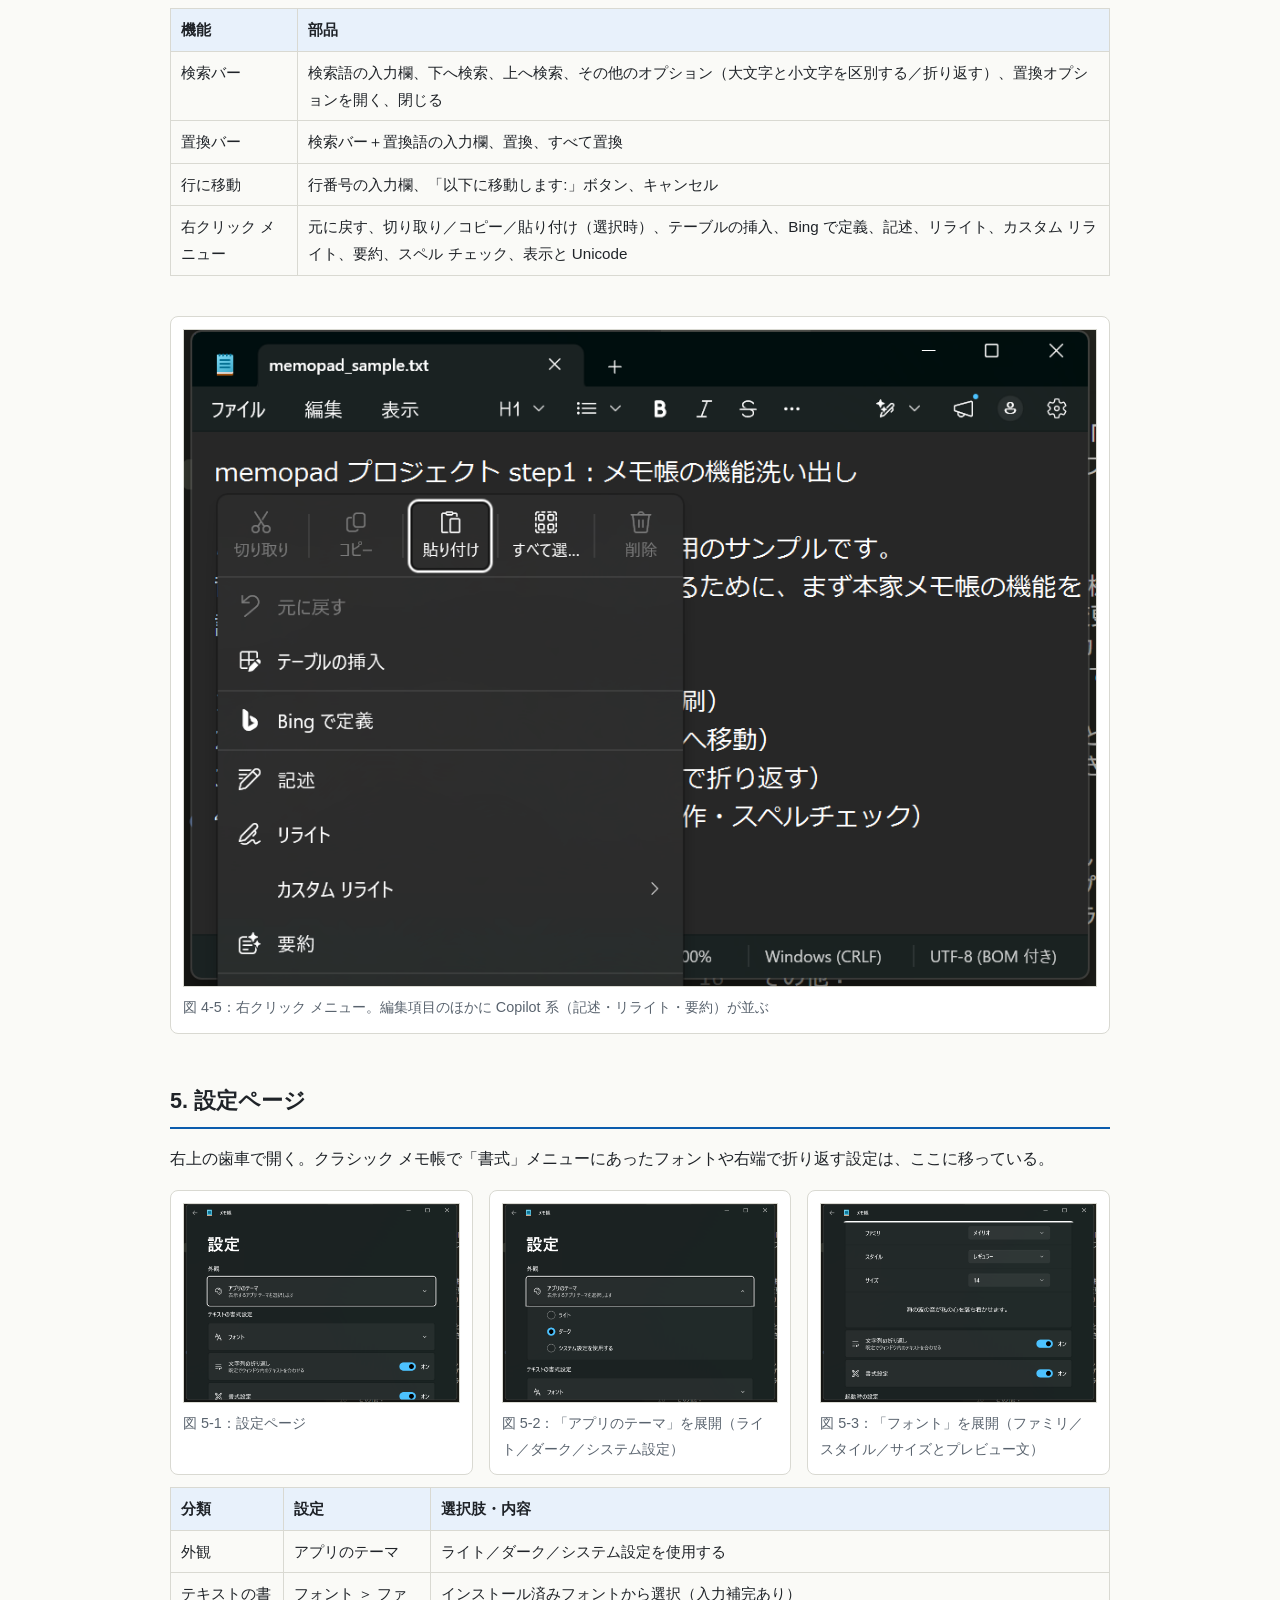
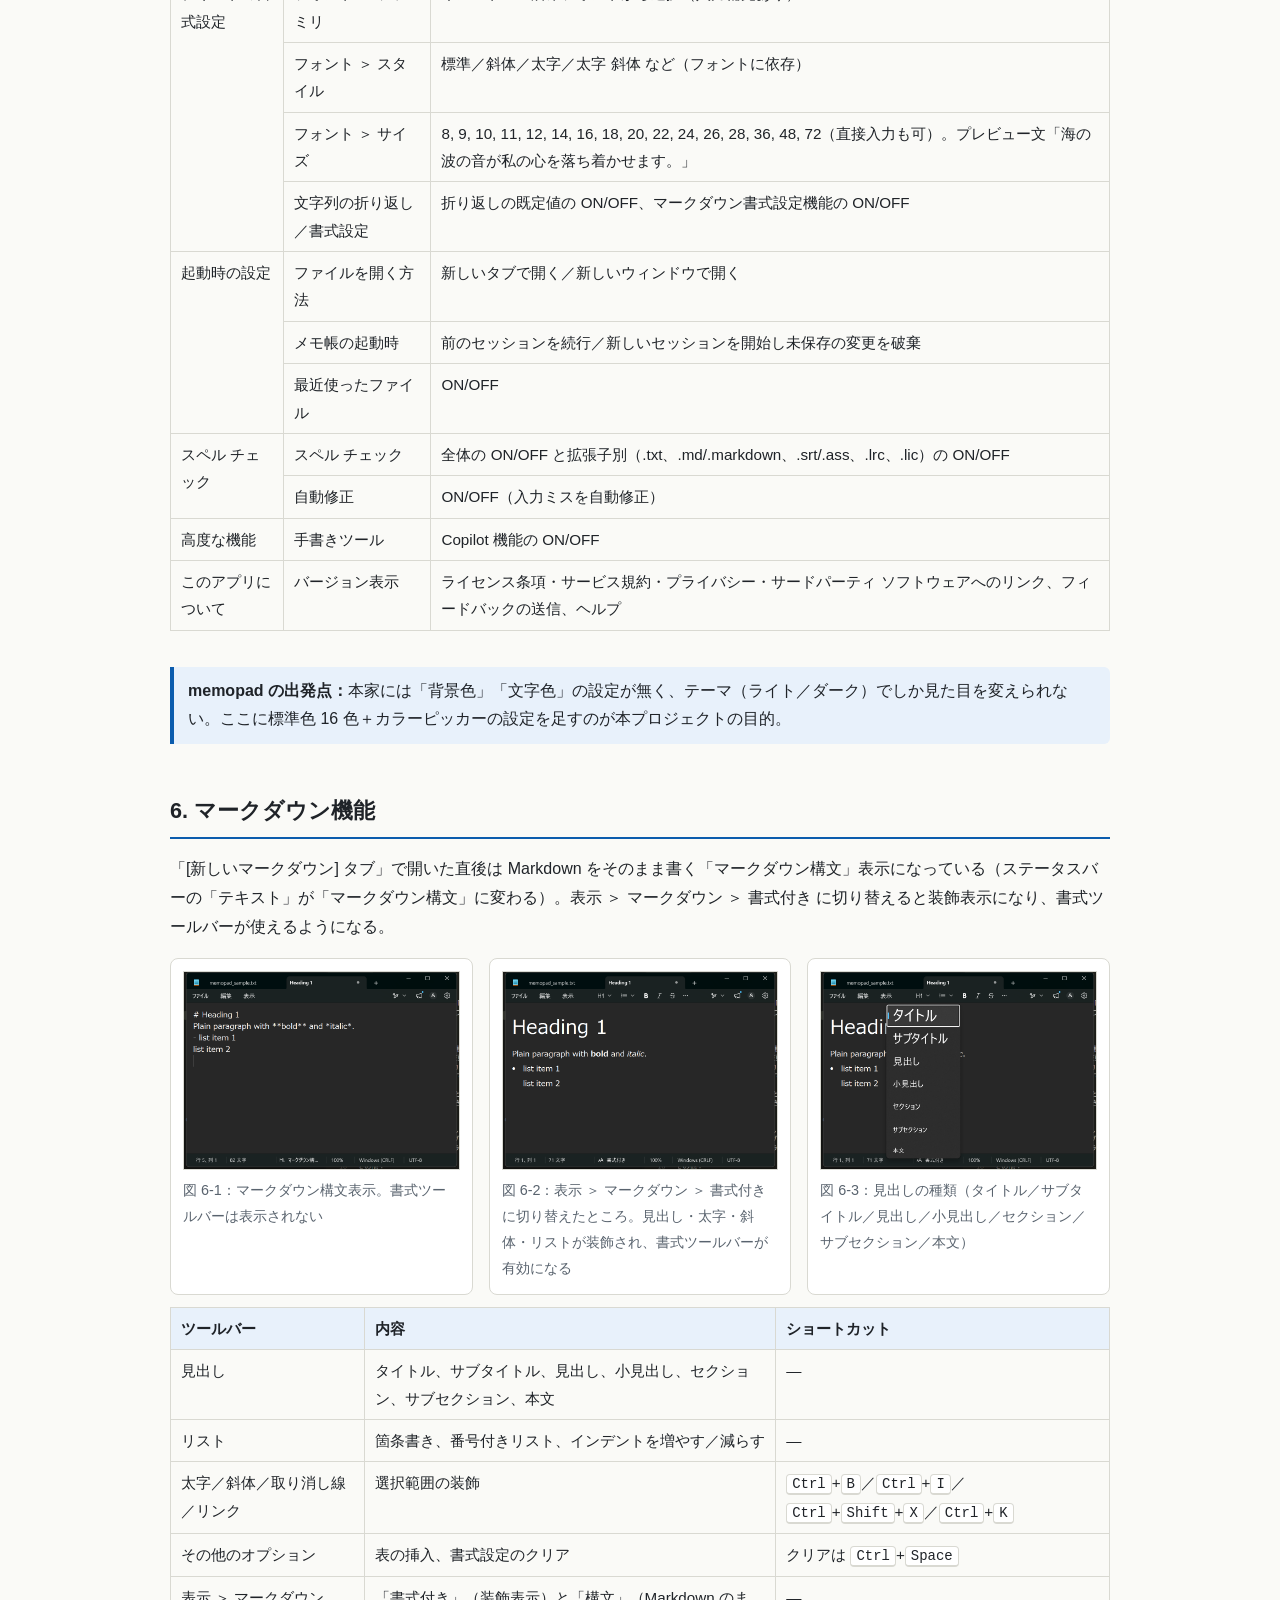
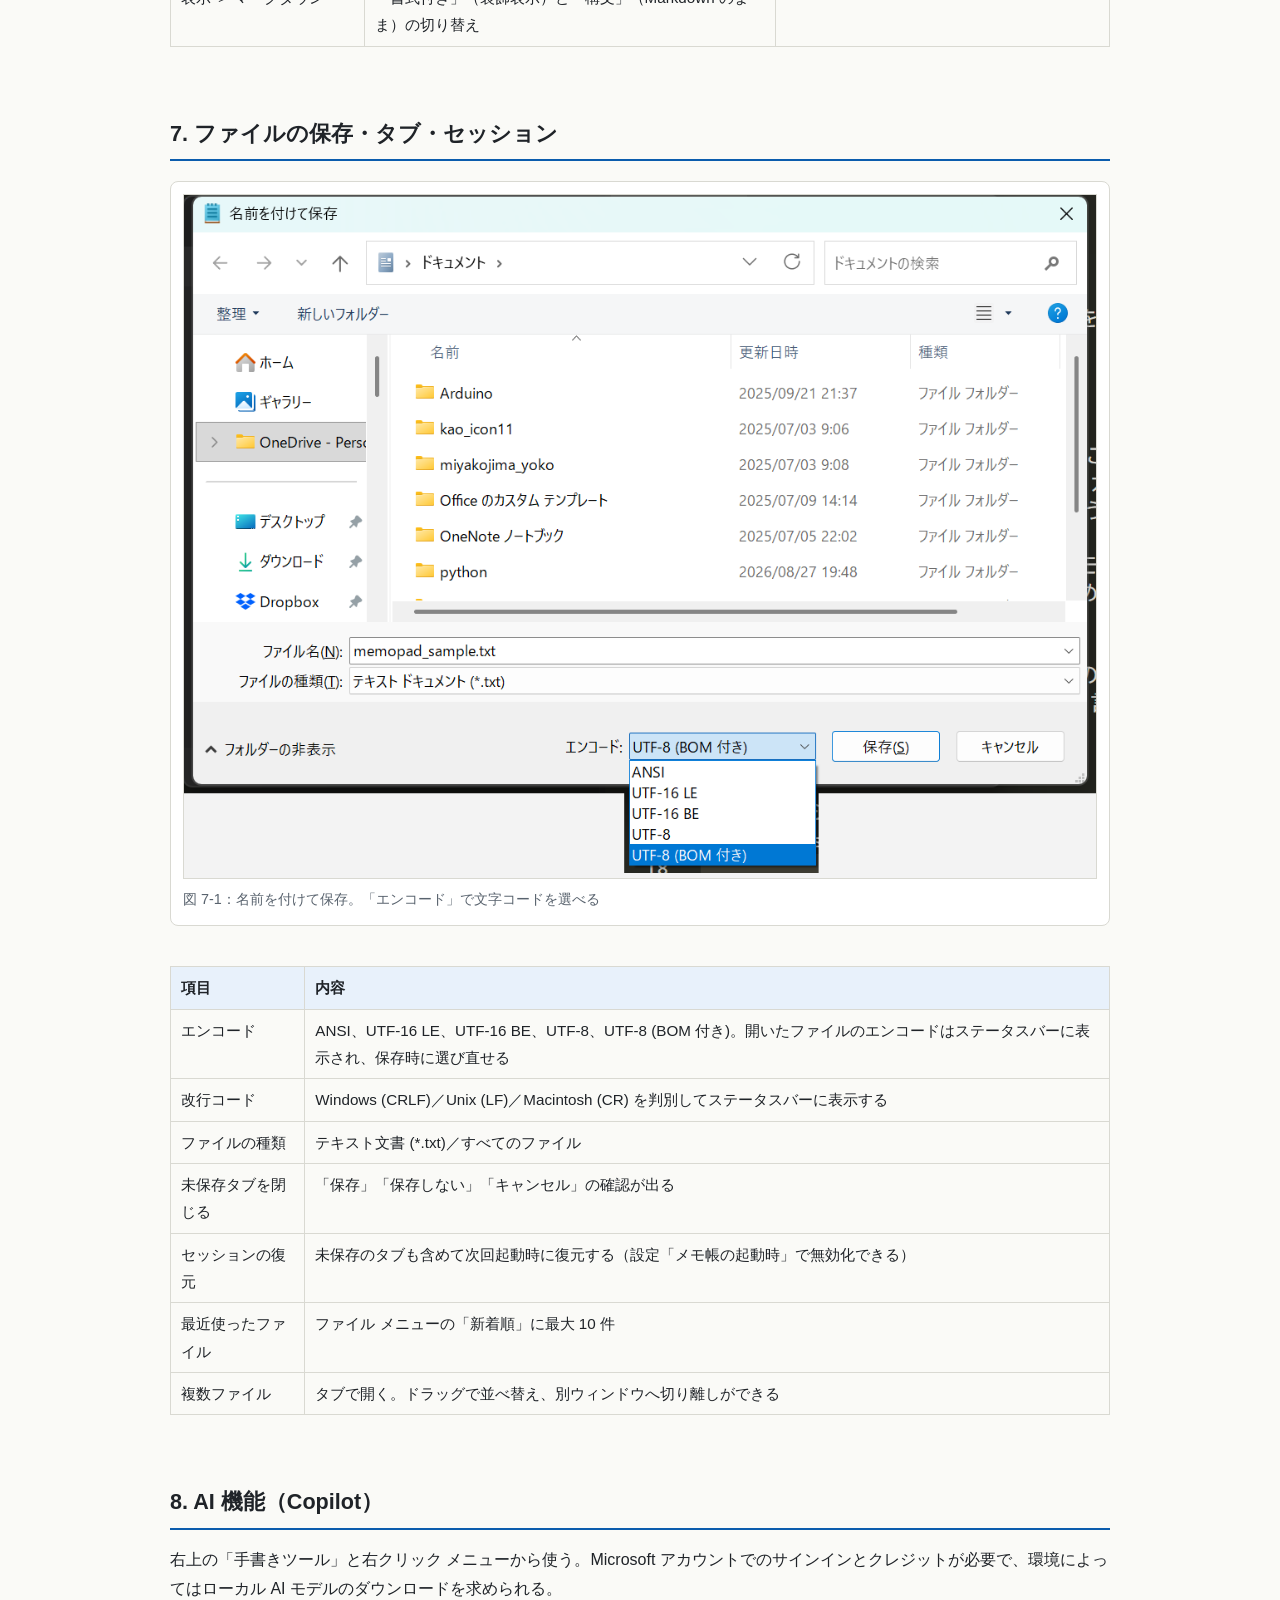
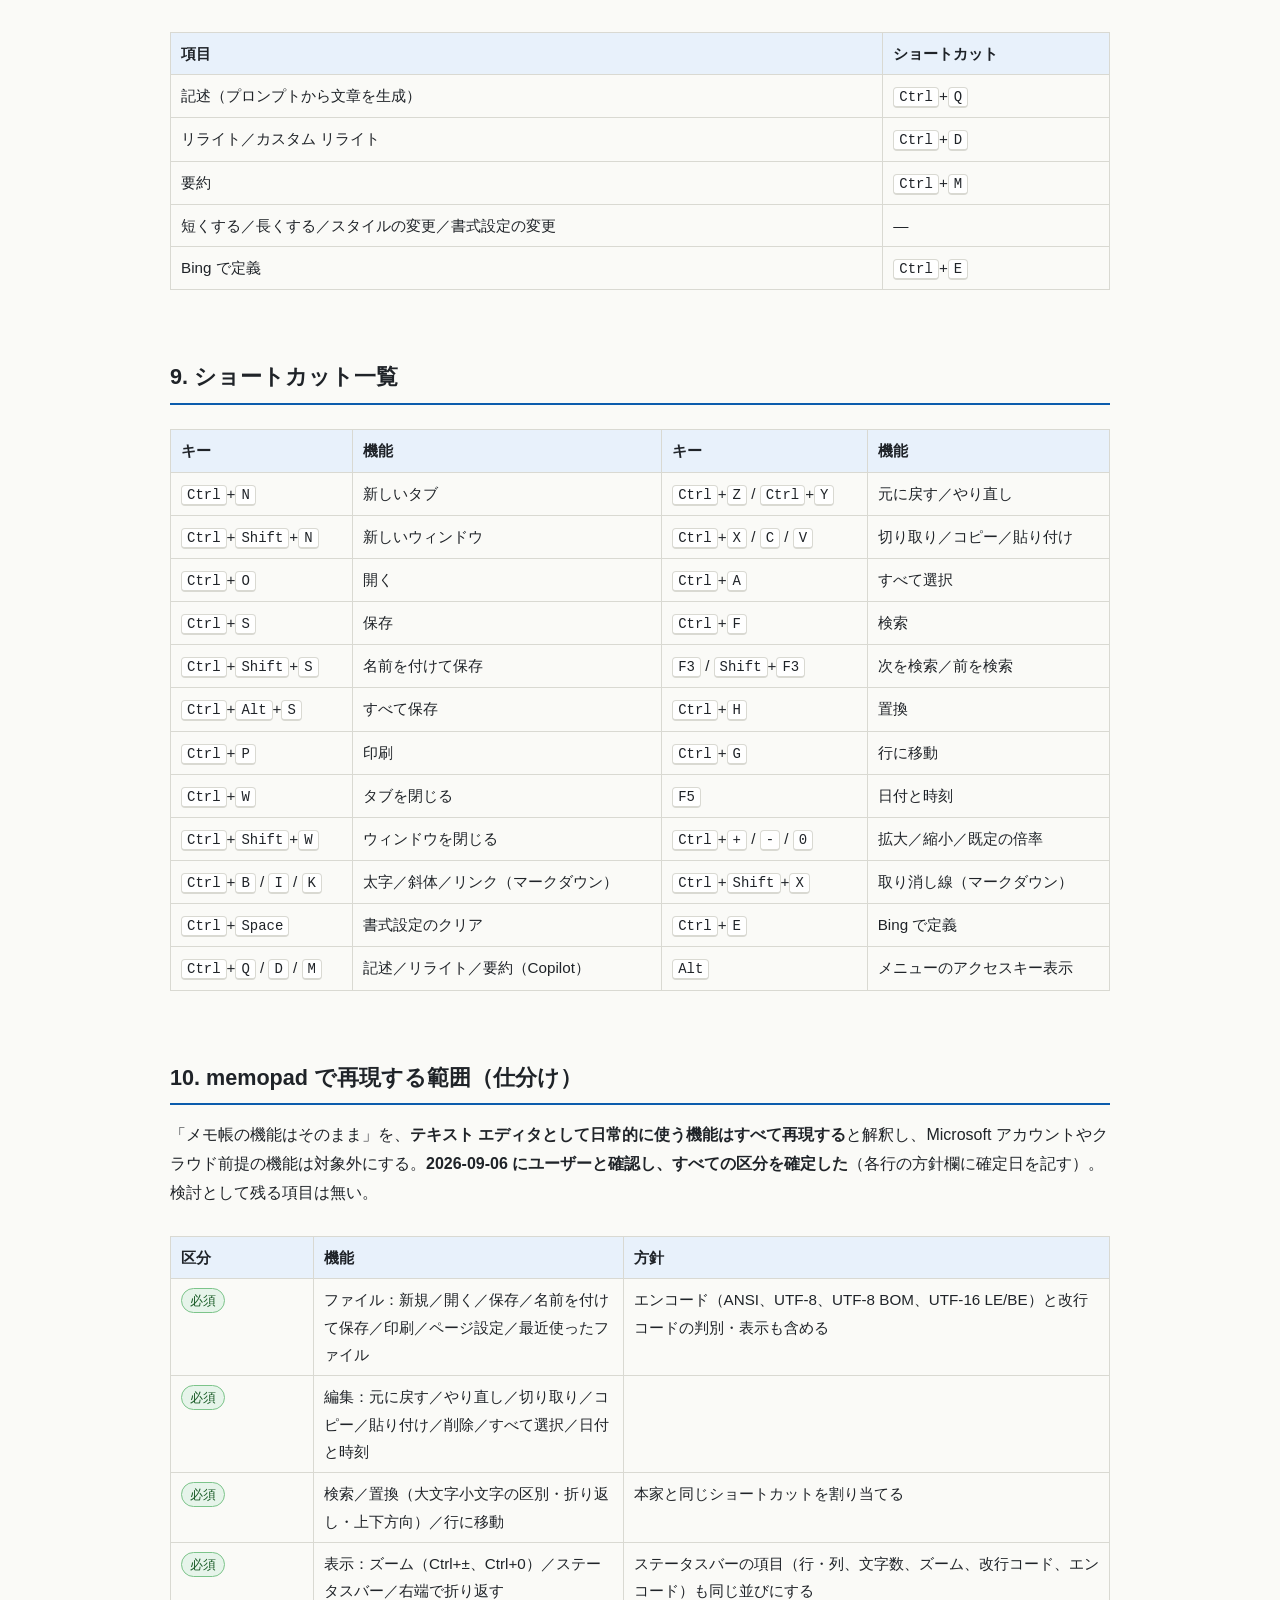
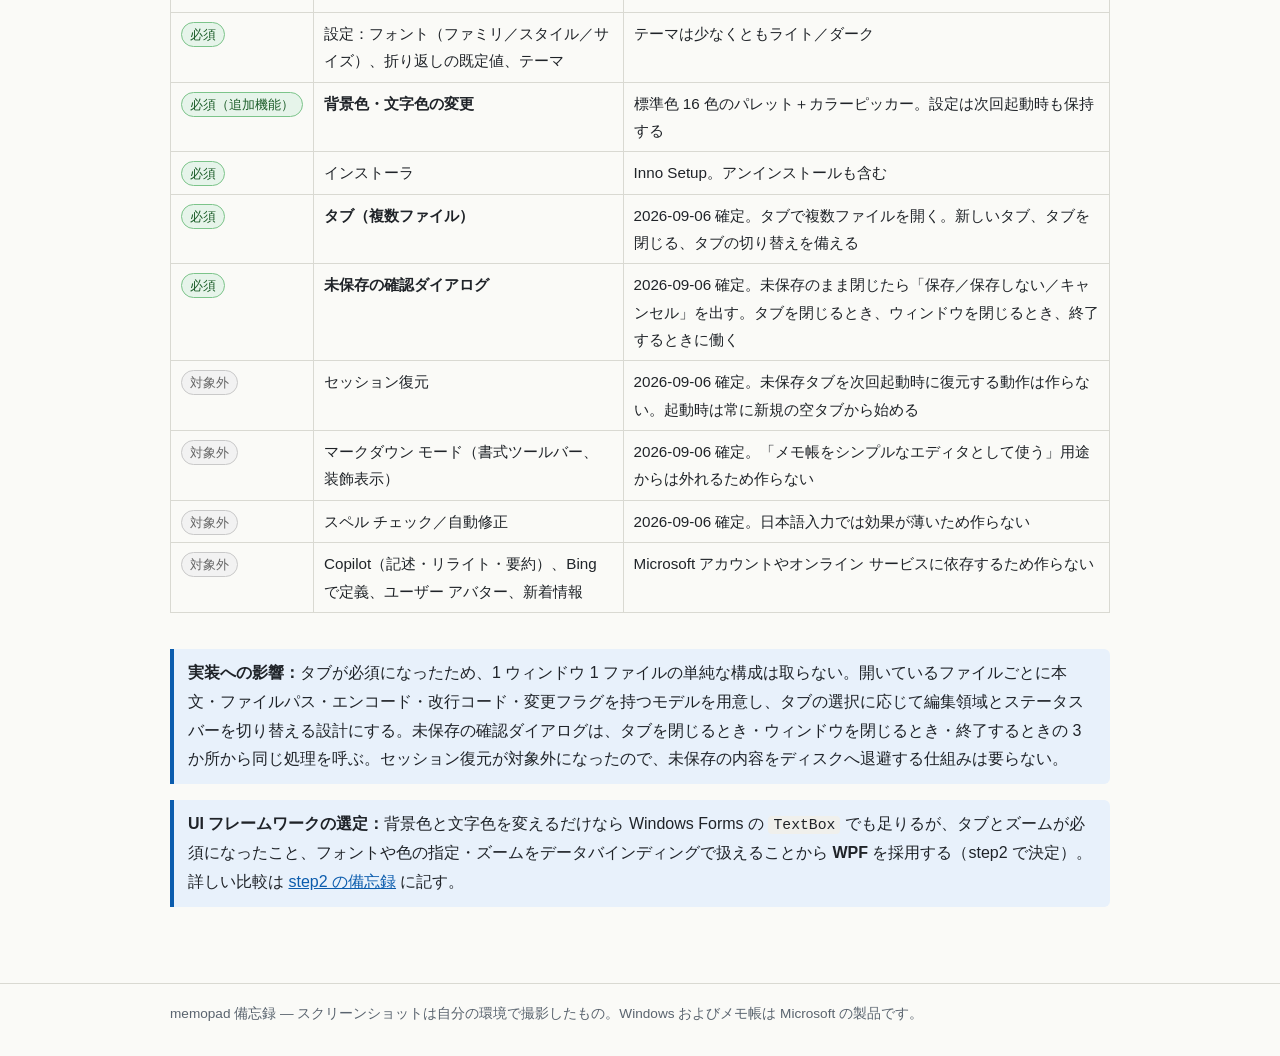
<file: docs/site/step1/index.html>
<!DOCTYPE html>
<html lang="ja">
<head>
<meta charset="utf-8">
<meta name="viewport" content="width=device-width, initial-scale=1">
<title>step1：メモ帳の機能洗い出し | memopad 備忘録</title>
<link rel="stylesheet" href="../assets/style.css">
</head>
<body>
<header class="site">
  <div class="inner">
    <a class="brand" href="../index.html">memopad 備忘録</a>
    <nav>
      <a href="../index.html">トップ</a>
      <a href="./index.html">step1 機能洗い出し</a>
      <a href="../step2/index.html">step2 memopad.exe の作成</a>
    </nav>
  </div>
</header>
<main>
  <h1>step1：メモ帳の機能洗い出し</h1>
  <p class="lead">memopad.exe が「メモ帳の機能はそのまま」を満たすために、本家メモ帳に何があるのかを先に全部並べる。調査日：2026-09-06</p>

  <div class="toc">
    <strong>目次</strong>
    <ol>
      <li><a href="#target">調査対象と調べ方</a></li>
      <li><a href="#layout">画面の構成</a></li>
      <li><a href="#menus">メニュー一覧</a></li>
      <li><a href="#find">検索・置換・行に移動・右クリック</a></li>
      <li><a href="#settings">設定ページ</a></li>
      <li><a href="#markdown">マークダウン機能</a></li>
      <li><a href="#files">ファイルの保存・タブ・セッション</a></li>
      <li><a href="#ai">AI 機能（Copilot）</a></li>
      <li><a href="#shortcuts">ショートカット一覧</a></li>
      <li><a href="#scope">memopad で再現する範囲（仕分け）</a></li>
    </ol>
  </div>

  <h2 id="target">1. 調査対象と調べ方</h2>
  <div class="table-wrap">
  <table>
    <tr><th>項目</th><th>内容</th></tr>
    <tr><td>OS</td><td>Windows 11 Pro（ビルド 26200）</td></tr>
    <tr><td>メモ帳</td><td>Windows メモ帳（Microsoft Store 版 <code>Microsoft.WindowsNotepad</code>）バージョン <strong>11.2607.14.0</strong></td></tr>
    <tr><td><code>C:\Windows\notepad.exe</code></td><td>約 360 KB のランチャー。実行すると Store 版メモ帳が起動する。Windows 10 までの「クラシック メモ帳」はこの環境には存在しない</td></tr>
    <tr><td>調べ方</td><td>PowerShell から UI Automation でメニュー項目・設定項目・ダイアログの部品を列挙し、あわせて撮影スクリプトでスクリーンショットを自動生成した</td></tr>
  </table>
  </div>
  <div class="note">
    スクリーンショットは <code>docs/tools/capture-notepad.ps1</code> で一括生成している。メモ帳を起動し直し、メニュー展開や検索バーの表示をキー操作で再現しながら撮影するので、メモ帳が更新されたら再実行すれば画像を揃え直せる。
  </div>
  <div class="warn">
    Store 版メモ帳は自動更新される。この一覧は 2026-09-06 時点のバージョン 11.2607.14.0 のもので、それ以降に増えた機能は含んでいない。
  </div>

  <h2 id="layout">2. 画面の構成</h2>
  <figure>
    <img src="../img/step1/01_main.png" alt="メモ帳のメイン画面。上からタブ、メニューバーと書式ツールバー、テキスト領域、ステータスバー" width="1000" height="720">
    <figcaption>図 2-1：メイン画面（ダーク テーマ。設定でライト／ダーク／システム設定を選べる）</figcaption>
  </figure>
  <div class="table-wrap">
  <table>
    <tr><th>領域</th><th>内容</th></tr>
    <tr><td>タブ バー</td><td>複数ファイルをタブで開く。タブにはファイル名と閉じるボタン、右端に「＋」（新しいタブ）。未保存の変更があるタブは●印、タイトルバーは先頭に <code>*</code> が付く</td></tr>
    <tr><td>メニューバー</td><td>「ファイル」「編集」「表示」の 3 つ。<kbd>Alt</kbd> を押すとアクセスキーが表示される</td></tr>
    <tr><td>書式ツールバー</td><td>見出し／リスト／太字／斜体／取り消し線／リンク／その他（表・書式設定のクリア）。マークダウン タブでのみ有効になる（テキスト タブでは無効表示）</td></tr>
    <tr><td>右上のボタン</td><td>手書きツール（Copilot による記述・リライト・要約）、新着情報、ユーザー アバター（Microsoft アカウント）、設定（歯車）</td></tr>
    <tr><td>テキスト領域</td><td>本文。右クリックでコンテキスト メニュー</td></tr>
    <tr><td>ステータスバー</td><td>左から「行, 列」「文字数」「テキスト／マークダウン（現在のモード）」「ズーム %」「改行コード（Windows (CRLF) など）」「エンコード（UTF-8 など）」。表示メニューで非表示にできる</td></tr>
  </table>
  </div>

  <h2 id="menus">3. メニュー一覧</h2>
  <p>UI Automation で列挙した項目とショートカットをそのまま載せる。括弧内はアクセスキー（<kbd>Alt</kbd> のあとに押す文字）。</p>

  <h3>3.1 ファイル</h3>
  <div class="grid2">
    <figure>
      <img src="../img/step1/02_menu_file.png" alt="ファイル メニューを開いたところ" loading="lazy">
      <figcaption>図 3-1：ファイル メニュー</figcaption>
    </figure>
    <div class="table-wrap">
    <table>
      <tr><th>項目</th><th>ショートカット</th><th>メモ</th></tr>
      <tr><td>新しいタブ (N)</td><td><kbd>Ctrl</kbd>+<kbd>N</kbd></td><td>空のタブを追加</td></tr>
      <tr><td>新しいウィンドウ (W)</td><td><kbd>Ctrl</kbd>+<kbd>Shift</kbd>+<kbd>N</kbd></td><td>別ウィンドウを開く</td></tr>
      <tr><td>[新しいマークダウン] タブ (M)</td><td>—</td><td>マークダウン モードのタブを追加</td></tr>
      <tr><td>開く (O)</td><td><kbd>Ctrl</kbd>+<kbd>O</kbd></td><td>ファイルを開くダイアログ</td></tr>
      <tr><td>新着順 (R)</td><td>—</td><td>最近使ったファイルのサブメニュー（最大 10 件＋「一覧を消去する」）</td></tr>
      <tr><td>保存 (S)</td><td><kbd>Ctrl</kbd>+<kbd>S</kbd></td><td></td></tr>
      <tr><td>名前を付けて保存 (A)</td><td><kbd>Ctrl</kbd>+<kbd>Shift</kbd>+<kbd>S</kbd></td><td>エンコードを選べる（7 節）</td></tr>
      <tr><td>すべて保存 (L)</td><td><kbd>Ctrl</kbd>+<kbd>Alt</kbd>+<kbd>S</kbd></td><td>全タブを保存</td></tr>
      <tr><td>ページ設定 (U)</td><td>—</td><td>用紙・余白・ヘッダー／フッターの共通ダイアログ</td></tr>
      <tr><td>印刷 (P)</td><td><kbd>Ctrl</kbd>+<kbd>P</kbd></td><td>印刷ダイアログ</td></tr>
      <tr><td>タブを閉じる (C)</td><td><kbd>Ctrl</kbd>+<kbd>W</kbd></td><td>未保存なら「保存／保存しない／キャンセル」を確認</td></tr>
      <tr><td>ウィンドウを閉じる (E)</td><td><kbd>Ctrl</kbd>+<kbd>Shift</kbd>+<kbd>W</kbd></td><td></td></tr>
      <tr><td>終了 (X)</td><td>—</td><td></td></tr>
    </table>
    </div>
  </div>

  <h3>3.2 編集</h3>
  <div class="grid2">
    <figure>
      <img src="../img/step1/03_menu_edit.png" alt="編集メニューを開いたところ" loading="lazy">
      <figcaption>図 3-2：編集メニュー</figcaption>
    </figure>
    <div class="table-wrap">
    <table>
      <tr><th>項目</th><th>ショートカット</th><th>メモ</th></tr>
      <tr><td>元に戻す (U)</td><td><kbd>Ctrl</kbd>+<kbd>Z</kbd></td><td>やり直しは <kbd>Ctrl</kbd>+<kbd>Y</kbd>（メニューには無い）</td></tr>
      <tr><td>切り取り (T)</td><td><kbd>Ctrl</kbd>+<kbd>X</kbd></td><td></td></tr>
      <tr><td>コピー (C)</td><td><kbd>Ctrl</kbd>+<kbd>C</kbd></td><td></td></tr>
      <tr><td>貼り付け (P)</td><td><kbd>Ctrl</kbd>+<kbd>V</kbd></td><td></td></tr>
      <tr><td>削除 (L)</td><td><kbd>Del</kbd></td><td></td></tr>
      <tr><td>書式設定のクリア (M)</td><td>—</td><td>マークダウンの装飾を外す（ツールバーでは <kbd>Ctrl</kbd>+<kbd>Space</kbd>）</td></tr>
      <tr><td>Bing で定義 (E)</td><td><kbd>Ctrl</kbd>+<kbd>E</kbd></td><td>選択語を Bing で検索</td></tr>
      <tr><td>検索する (F)</td><td><kbd>Ctrl</kbd>+<kbd>F</kbd></td><td>右上に検索バーが出る（4 節）</td></tr>
      <tr><td>次を検索 (N)</td><td><kbd>F3</kbd></td><td></td></tr>
      <tr><td>前を検索 (V)</td><td><kbd>Shift</kbd>+<kbd>F3</kbd></td><td></td></tr>
      <tr><td>置換 (R)</td><td><kbd>Ctrl</kbd>+<kbd>H</kbd></td><td>検索バーに置換欄が加わる</td></tr>
      <tr><td>移動先 (G)</td><td><kbd>Ctrl</kbd>+<kbd>G</kbd></td><td>「行に移動」ダイアログ</td></tr>
      <tr><td>すべて選択 (A)</td><td><kbd>Ctrl</kbd>+<kbd>A</kbd></td><td></td></tr>
      <tr><td>日付と時刻 (D)</td><td><kbd>F5</kbd></td><td>カーソル位置に現在日時を挿入</td></tr>
      <tr><td>フォント (O)</td><td>—</td><td>設定ページのフォント欄へ移動する</td></tr>
    </table>
    </div>
  </div>

  <h3>3.3 表示</h3>
  <div class="grid2">
    <figure>
      <img src="../img/step1/04_menu_view.png" alt="表示メニューを開いたところ" loading="lazy">
      <figcaption>図 3-3：表示メニュー</figcaption>
    </figure>
    <figure>
      <img src="../img/step1/05_menu_view_zoom.png" alt="表示メニューのズーム サブメニュー" loading="lazy">
      <figcaption>図 3-4：ズーム サブメニュー</figcaption>
    </figure>
  </div>
  <div class="table-wrap">
  <table>
    <tr><th>項目</th><th>ショートカット</th><th>メモ</th></tr>
    <tr><td>ズーム (Z) ＞ 拡大</td><td><kbd>Ctrl</kbd>+<kbd>+</kbd></td><td rowspan="3">ステータスバーに倍率（%）が出る</td></tr>
    <tr><td>ズーム ＞ 縮小</td><td><kbd>Ctrl</kbd>+<kbd>-</kbd></td></tr>
    <tr><td>ズーム ＞ 既定の倍率に戻す</td><td><kbd>Ctrl</kbd>+<kbd>0</kbd></td></tr>
    <tr><td>ステータス バー (S)</td><td>—</td><td>表示／非表示の切り替え</td></tr>
    <tr><td>右端での折り返し (W)</td><td>—</td><td>ウィンドウ幅で折り返す。既定値は設定ページで決める</td></tr>
    <tr><td>マークダウン (V) ＞ 書式付き (S)／構文 (M)</td><td>—</td><td>現在のタブを装飾表示（書式付き）と Markdown そのまま（構文）で切り替える（6 節）</td></tr>
  </table>
  </div>

  <h2 id="find">4. 検索・置換・行に移動・右クリック</h2>
  <div class="grid2">
    <figure>
      <img src="../img/step1/06_find.png" alt="検索バー" loading="lazy">
      <figcaption>図 4-1：検索バー（Ctrl+F）。右上に重なって表示される</figcaption>
    </figure>
    <figure>
      <img src="../img/step1/07_find_options.png" alt="検索バーのオプション メニュー" loading="lazy">
      <figcaption>図 4-2：検索オプション「大文字と小文字を区別する」「折り返す」</figcaption>
    </figure>
    <figure>
      <img src="../img/step1/08_replace.png" alt="置換バー" loading="lazy">
      <figcaption>図 4-3：置換バー（Ctrl+H）。「置換」「すべて置換」が加わる</figcaption>
    </figure>
    <figure>
      <img src="../img/step1/09_goto.png" alt="行に移動ダイアログ" loading="lazy">
      <figcaption>図 4-4：行に移動（Ctrl+G）。行番号を入力して移動</figcaption>
    </figure>
  </div>
  <div class="table-wrap">
  <table>
    <tr><th>機能</th><th>部品</th></tr>
    <tr><td>検索バー</td><td>検索語の入力欄、下へ検索、上へ検索、その他のオプション（大文字と小文字を区別する／折り返す）、置換オプションを開く、閉じる</td></tr>
    <tr><td>置換バー</td><td>検索バー＋置換語の入力欄、置換、すべて置換</td></tr>
    <tr><td>行に移動</td><td>行番号の入力欄、「以下に移動します:」ボタン、キャンセル</td></tr>
    <tr><td>右クリック メニュー</td><td>元に戻す、切り取り／コピー／貼り付け（選択時）、テーブルの挿入、Bing で定義、記述、リライト、カスタム リライト、要約、スペル チェック、表示と Unicode</td></tr>
  </table>
  </div>
  <figure>
    <img src="../img/step1/10_context_menu.png" alt="テキスト領域の右クリック メニュー" loading="lazy">
    <figcaption>図 4-5：右クリック メニュー。編集項目のほかに Copilot 系（記述・リライト・要約）が並ぶ</figcaption>
  </figure>

  <h2 id="settings">5. 設定ページ</h2>
  <p>右上の歯車で開く。クラシック メモ帳で「書式」メニューにあったフォントや右端で折り返す設定は、ここに移っている。</p>
  <div class="grid2">
    <figure>
      <img src="../img/step1/11_settings.png" alt="設定ページ" loading="lazy">
      <figcaption>図 5-1：設定ページ</figcaption>
    </figure>
    <figure>
      <img src="../img/step1/12_settings_theme.png" alt="設定ページでアプリのテーマを展開したところ" loading="lazy">
      <figcaption>図 5-2：「アプリのテーマ」を展開（ライト／ダーク／システム設定）</figcaption>
    </figure>
    <figure>
      <img src="../img/step1/13_settings_font.png" alt="設定ページのフォント欄。ファミリ・スタイル・サイズとプレビュー" loading="lazy">
      <figcaption>図 5-3：「フォント」を展開（ファミリ／スタイル／サイズとプレビュー文）</figcaption>
    </figure>
  </div>
  <div class="table-wrap">
  <table>
    <tr><th>分類</th><th>設定</th><th>選択肢・内容</th></tr>
    <tr><td>外観</td><td>アプリのテーマ</td><td>ライト／ダーク／システム設定を使用する</td></tr>
    <tr><td rowspan="4">テキストの書式設定</td><td>フォント ＞ ファミリ</td><td>インストール済みフォントから選択（入力補完あり）</td></tr>
    <tr><td>フォント ＞ スタイル</td><td>標準／斜体／太字／太字 斜体 など（フォントに依存）</td></tr>
    <tr><td>フォント ＞ サイズ</td><td>8, 9, 10, 11, 12, 14, 16, 18, 20, 22, 24, 26, 28, 36, 48, 72（直接入力も可）。プレビュー文「海の波の音が私の心を落ち着かせます。」</td></tr>
    <tr><td>文字列の折り返し／書式設定</td><td>折り返しの既定値の ON/OFF、マークダウン書式設定機能の ON/OFF</td></tr>
    <tr><td rowspan="3">起動時の設定</td><td>ファイルを開く方法</td><td>新しいタブで開く／新しいウィンドウで開く</td></tr>
    <tr><td>メモ帳の起動時</td><td>前のセッションを続行／新しいセッションを開始し未保存の変更を破棄</td></tr>
    <tr><td>最近使ったファイル</td><td>ON/OFF</td></tr>
    <tr><td rowspan="2">スペル チェック</td><td>スペル チェック</td><td>全体の ON/OFF と拡張子別（.txt、.md/.markdown、.srt/.ass、.lrc、.lic）の ON/OFF</td></tr>
    <tr><td>自動修正</td><td>ON/OFF（入力ミスを自動修正）</td></tr>
    <tr><td>高度な機能</td><td>手書きツール</td><td>Copilot 機能の ON/OFF</td></tr>
    <tr><td>このアプリについて</td><td>バージョン表示</td><td>ライセンス条項・サービス規約・プライバシー・サードパーティ ソフトウェアへのリンク、フィードバックの送信、ヘルプ</td></tr>
  </table>
  </div>
  <div class="note">
    <strong>memopad の出発点：</strong>本家には「背景色」「文字色」の設定が無く、テーマ（ライト／ダーク）でしか見た目を変えられない。ここに標準色 16 色＋カラーピッカーの設定を足すのが本プロジェクトの目的。
  </div>

  <h2 id="markdown">6. マークダウン機能</h2>
  <p>「[新しいマークダウン] タブ」で開いた直後は Markdown をそのまま書く「マークダウン構文」表示になっている（ステータスバーの「テキスト」が「マークダウン構文」に変わる）。表示 ＞ マークダウン ＞ 書式付き に切り替えると装飾表示になり、書式ツールバーが使えるようになる。</p>
  <div class="grid2">
    <figure>
      <img src="../img/step1/14_markdown_source.png" alt="マークダウン タブの構文表示。# や ** がそのまま見えている" loading="lazy">
      <figcaption>図 6-1：マークダウン構文表示。書式ツールバーは表示されない</figcaption>
    </figure>
    <figure>
      <img src="../img/step1/15_markdown_formatted.png" alt="マークダウン タブに見出し・太字・リストを入力したところ" loading="lazy">
      <figcaption>図 6-2：表示 ＞ マークダウン ＞ 書式付き に切り替えたところ。見出し・太字・斜体・リストが装飾され、書式ツールバーが有効になる</figcaption>
    </figure>
    <figure>
      <img src="../img/step1/16_markdown_heading.png" alt="見出しドロップダウン" loading="lazy">
      <figcaption>図 6-3：見出しの種類（タイトル／サブタイトル／見出し／小見出し／セクション／サブセクション／本文）</figcaption>
    </figure>
  </div>
  <div class="table-wrap">
  <table>
    <tr><th>ツールバー</th><th>内容</th><th>ショートカット</th></tr>
    <tr><td>見出し</td><td>タイトル、サブタイトル、見出し、小見出し、セクション、サブセクション、本文</td><td>—</td></tr>
    <tr><td>リスト</td><td>箇条書き、番号付きリスト、インデントを増やす／減らす</td><td>—</td></tr>
    <tr><td>太字／斜体／取り消し線／リンク</td><td>選択範囲の装飾</td><td><kbd>Ctrl</kbd>+<kbd>B</kbd>／<kbd>Ctrl</kbd>+<kbd>I</kbd>／<kbd>Ctrl</kbd>+<kbd>Shift</kbd>+<kbd>X</kbd>／<kbd>Ctrl</kbd>+<kbd>K</kbd></td></tr>
    <tr><td>その他のオプション</td><td>表の挿入、書式設定のクリア</td><td>クリアは <kbd>Ctrl</kbd>+<kbd>Space</kbd></td></tr>
    <tr><td>表示 ＞ マークダウン</td><td>「書式付き」（装飾表示）と「構文」（Markdown のまま）の切り替え</td><td>—</td></tr>
  </table>
  </div>

  <h2 id="files">7. ファイルの保存・タブ・セッション</h2>
  <figure>
    <img src="../img/step1/17_saveas_encoding.png" alt="名前を付けて保存ダイアログでエンコードの一覧を開いたところ" loading="lazy">
    <figcaption>図 7-1：名前を付けて保存。「エンコード」で文字コードを選べる</figcaption>
  </figure>
  <div class="table-wrap">
  <table>
    <tr><th>項目</th><th>内容</th></tr>
    <tr><td>エンコード</td><td>ANSI、UTF-16 LE、UTF-16 BE、UTF-8、UTF-8 (BOM 付き)。開いたファイルのエンコードはステータスバーに表示され、保存時に選び直せる</td></tr>
    <tr><td>改行コード</td><td>Windows (CRLF)／Unix (LF)／Macintosh (CR) を判別してステータスバーに表示する</td></tr>
    <tr><td>ファイルの種類</td><td>テキスト文書 (*.txt)／すべてのファイル</td></tr>
    <tr><td>未保存タブを閉じる</td><td>「保存」「保存しない」「キャンセル」の確認が出る</td></tr>
    <tr><td>セッションの復元</td><td>未保存のタブも含めて次回起動時に復元する（設定「メモ帳の起動時」で無効化できる）</td></tr>
    <tr><td>最近使ったファイル</td><td>ファイル メニューの「新着順」に最大 10 件</td></tr>
    <tr><td>複数ファイル</td><td>タブで開く。ドラッグで並べ替え、別ウィンドウへ切り離しができる</td></tr>
  </table>
  </div>

  <h2 id="ai">8. AI 機能（Copilot）</h2>
  <p>右上の「手書きツール」と右クリック メニューから使う。Microsoft アカウントでのサインインとクレジットが必要で、環境によってはローカル AI モデルのダウンロードを求められる。</p>
  <div class="table-wrap">
  <table>
    <tr><th>項目</th><th>ショートカット</th></tr>
    <tr><td>記述（プロンプトから文章を生成）</td><td><kbd>Ctrl</kbd>+<kbd>Q</kbd></td></tr>
    <tr><td>リライト／カスタム リライト</td><td><kbd>Ctrl</kbd>+<kbd>D</kbd></td></tr>
    <tr><td>要約</td><td><kbd>Ctrl</kbd>+<kbd>M</kbd></td></tr>
    <tr><td>短くする／長くする／スタイルの変更／書式設定の変更</td><td>—</td></tr>
    <tr><td>Bing で定義</td><td><kbd>Ctrl</kbd>+<kbd>E</kbd></td></tr>
  </table>
  </div>

  <h2 id="shortcuts">9. ショートカット一覧</h2>
  <div class="table-wrap">
  <table>
    <tr><th>キー</th><th>機能</th><th>キー</th><th>機能</th></tr>
    <tr><td><kbd>Ctrl</kbd>+<kbd>N</kbd></td><td>新しいタブ</td><td><kbd>Ctrl</kbd>+<kbd>Z</kbd> / <kbd>Ctrl</kbd>+<kbd>Y</kbd></td><td>元に戻す／やり直し</td></tr>
    <tr><td><kbd>Ctrl</kbd>+<kbd>Shift</kbd>+<kbd>N</kbd></td><td>新しいウィンドウ</td><td><kbd>Ctrl</kbd>+<kbd>X</kbd> / <kbd>C</kbd> / <kbd>V</kbd></td><td>切り取り／コピー／貼り付け</td></tr>
    <tr><td><kbd>Ctrl</kbd>+<kbd>O</kbd></td><td>開く</td><td><kbd>Ctrl</kbd>+<kbd>A</kbd></td><td>すべて選択</td></tr>
    <tr><td><kbd>Ctrl</kbd>+<kbd>S</kbd></td><td>保存</td><td><kbd>Ctrl</kbd>+<kbd>F</kbd></td><td>検索</td></tr>
    <tr><td><kbd>Ctrl</kbd>+<kbd>Shift</kbd>+<kbd>S</kbd></td><td>名前を付けて保存</td><td><kbd>F3</kbd> / <kbd>Shift</kbd>+<kbd>F3</kbd></td><td>次を検索／前を検索</td></tr>
    <tr><td><kbd>Ctrl</kbd>+<kbd>Alt</kbd>+<kbd>S</kbd></td><td>すべて保存</td><td><kbd>Ctrl</kbd>+<kbd>H</kbd></td><td>置換</td></tr>
    <tr><td><kbd>Ctrl</kbd>+<kbd>P</kbd></td><td>印刷</td><td><kbd>Ctrl</kbd>+<kbd>G</kbd></td><td>行に移動</td></tr>
    <tr><td><kbd>Ctrl</kbd>+<kbd>W</kbd></td><td>タブを閉じる</td><td><kbd>F5</kbd></td><td>日付と時刻</td></tr>
    <tr><td><kbd>Ctrl</kbd>+<kbd>Shift</kbd>+<kbd>W</kbd></td><td>ウィンドウを閉じる</td><td><kbd>Ctrl</kbd>+<kbd>+</kbd> / <kbd>-</kbd> / <kbd>0</kbd></td><td>拡大／縮小／既定の倍率</td></tr>
    <tr><td><kbd>Ctrl</kbd>+<kbd>B</kbd> / <kbd>I</kbd> / <kbd>K</kbd></td><td>太字／斜体／リンク（マークダウン）</td><td><kbd>Ctrl</kbd>+<kbd>Shift</kbd>+<kbd>X</kbd></td><td>取り消し線（マークダウン）</td></tr>
    <tr><td><kbd>Ctrl</kbd>+<kbd>Space</kbd></td><td>書式設定のクリア</td><td><kbd>Ctrl</kbd>+<kbd>E</kbd></td><td>Bing で定義</td></tr>
    <tr><td><kbd>Ctrl</kbd>+<kbd>Q</kbd> / <kbd>D</kbd> / <kbd>M</kbd></td><td>記述／リライト／要約（Copilot）</td><td><kbd>Alt</kbd></td><td>メニューのアクセスキー表示</td></tr>
  </table>
  </div>

  <h2 id="scope">10. memopad で再現する範囲（仕分け）</h2>
  <p>「メモ帳の機能はそのまま」を、<strong>テキスト エディタとして日常的に使う機能はすべて再現する</strong>と解釈し、Microsoft アカウントやクラウド前提の機能は対象外にする。<strong>2026-09-06 にユーザーと確認し、すべての区分を確定した</strong>（各行の方針欄に確定日を記す）。検討として残る項目は無い。</p>
  <div class="table-wrap">
  <table>
    <tr><th>区分</th><th>機能</th><th>方針</th></tr>
    <tr><td><span class="tag must">必須</span></td><td>ファイル：新規／開く／保存／名前を付けて保存／印刷／ページ設定／最近使ったファイル</td><td>エンコード（ANSI、UTF-8、UTF-8 BOM、UTF-16 LE/BE）と改行コードの判別・表示も含める</td></tr>
    <tr><td><span class="tag must">必須</span></td><td>編集：元に戻す／やり直し／切り取り／コピー／貼り付け／削除／すべて選択／日付と時刻</td><td></td></tr>
    <tr><td><span class="tag must">必須</span></td><td>検索／置換（大文字小文字の区別・折り返し・上下方向）／行に移動</td><td>本家と同じショートカットを割り当てる</td></tr>
    <tr><td><span class="tag must">必須</span></td><td>表示：ズーム（Ctrl+±、Ctrl+0）／ステータスバー／右端で折り返す</td><td>ステータスバーの項目（行・列、文字数、ズーム、改行コード、エンコード）も同じ並びにする</td></tr>
    <tr><td><span class="tag must">必須</span></td><td>設定：フォント（ファミリ／スタイル／サイズ）、折り返しの既定値、テーマ</td><td>テーマは少なくともライト／ダーク</td></tr>
    <tr><td><span class="tag must">必須（追加機能）</span></td><td><strong>背景色・文字色の変更</strong></td><td>標準色 16 色のパレット＋カラーピッカー。設定は次回起動時も保持する</td></tr>
    <tr><td><span class="tag must">必須</span></td><td>インストーラ</td><td>Inno Setup。アンインストールも含む</td></tr>
    <tr><td><span class="tag must">必須</span></td><td><strong>タブ（複数ファイル）</strong></td><td>2026-09-06 確定。タブで複数ファイルを開く。新しいタブ、タブを閉じる、タブの切り替えを備える</td></tr>
    <tr><td><span class="tag must">必須</span></td><td><strong>未保存の確認ダイアログ</strong></td><td>2026-09-06 確定。未保存のまま閉じたら「保存／保存しない／キャンセル」を出す。タブを閉じるとき、ウィンドウを閉じるとき、終了するときに働く</td></tr>
    <tr><td><span class="tag skip">対象外</span></td><td>セッション復元</td><td>2026-09-06 確定。未保存タブを次回起動時に復元する動作は作らない。起動時は常に新規の空タブから始める</td></tr>
    <tr><td><span class="tag skip">対象外</span></td><td>マークダウン モード（書式ツールバー、装飾表示）</td><td>2026-09-06 確定。「メモ帳をシンプルなエディタとして使う」用途からは外れるため作らない</td></tr>
    <tr><td><span class="tag skip">対象外</span></td><td>スペル チェック／自動修正</td><td>2026-09-06 確定。日本語入力では効果が薄いため作らない</td></tr>
    <tr><td><span class="tag skip">対象外</span></td><td>Copilot（記述・リライト・要約）、Bing で定義、ユーザー アバター、新着情報</td><td>Microsoft アカウントやオンライン サービスに依存するため作らない</td></tr>
  </table>
  </div>
  <div class="note">
    <strong>実装への影響：</strong>タブが必須になったため、1 ウィンドウ 1 ファイルの単純な構成は取らない。開いているファイルごとに本文・ファイルパス・エンコード・改行コード・変更フラグを持つモデルを用意し、タブの選択に応じて編集領域とステータスバーを切り替える設計にする。未保存の確認ダイアログは、タブを閉じるとき・ウィンドウを閉じるとき・終了するときの 3 か所から同じ処理を呼ぶ。セッション復元が対象外になったので、未保存の内容をディスクへ退避する仕組みは要らない。
  </div>
  <div class="note">
    <strong>UI フレームワークの選定：</strong>背景色と文字色を変えるだけなら Windows Forms の <code>TextBox</code> でも足りるが、タブとズームが必須になったこと、フォントや色の指定・ズームをデータバインディングで扱えることから <strong>WPF</strong> を採用する（step2 で決定）。詳しい比較は <a href="../step2/index.html">step2 の備忘録</a> に記す。
  </div>
</main>
<footer class="site">
  <div class="inner">memopad 備忘録 — スクリーンショットは自分の環境で撮影したもの。Windows およびメモ帳は Microsoft の製品です。</div>
</footer>
</body>
</html>
</file>
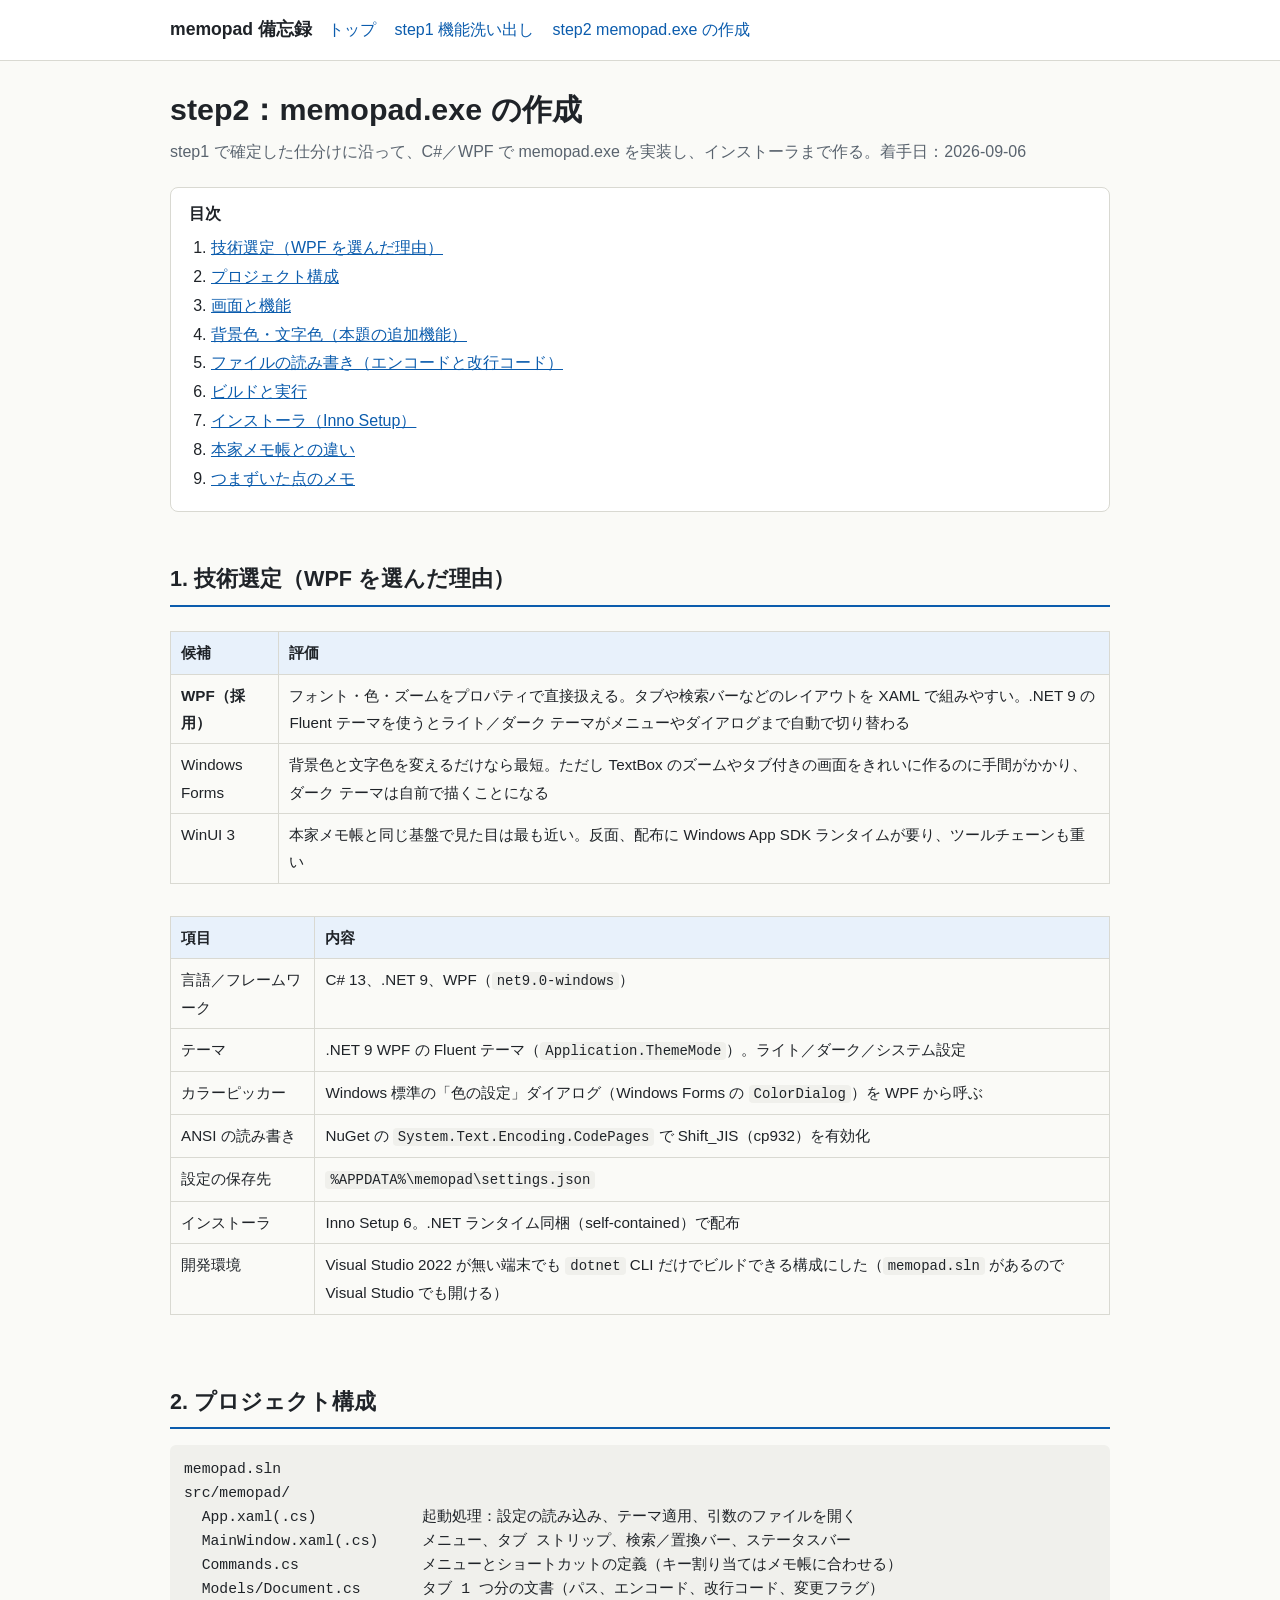
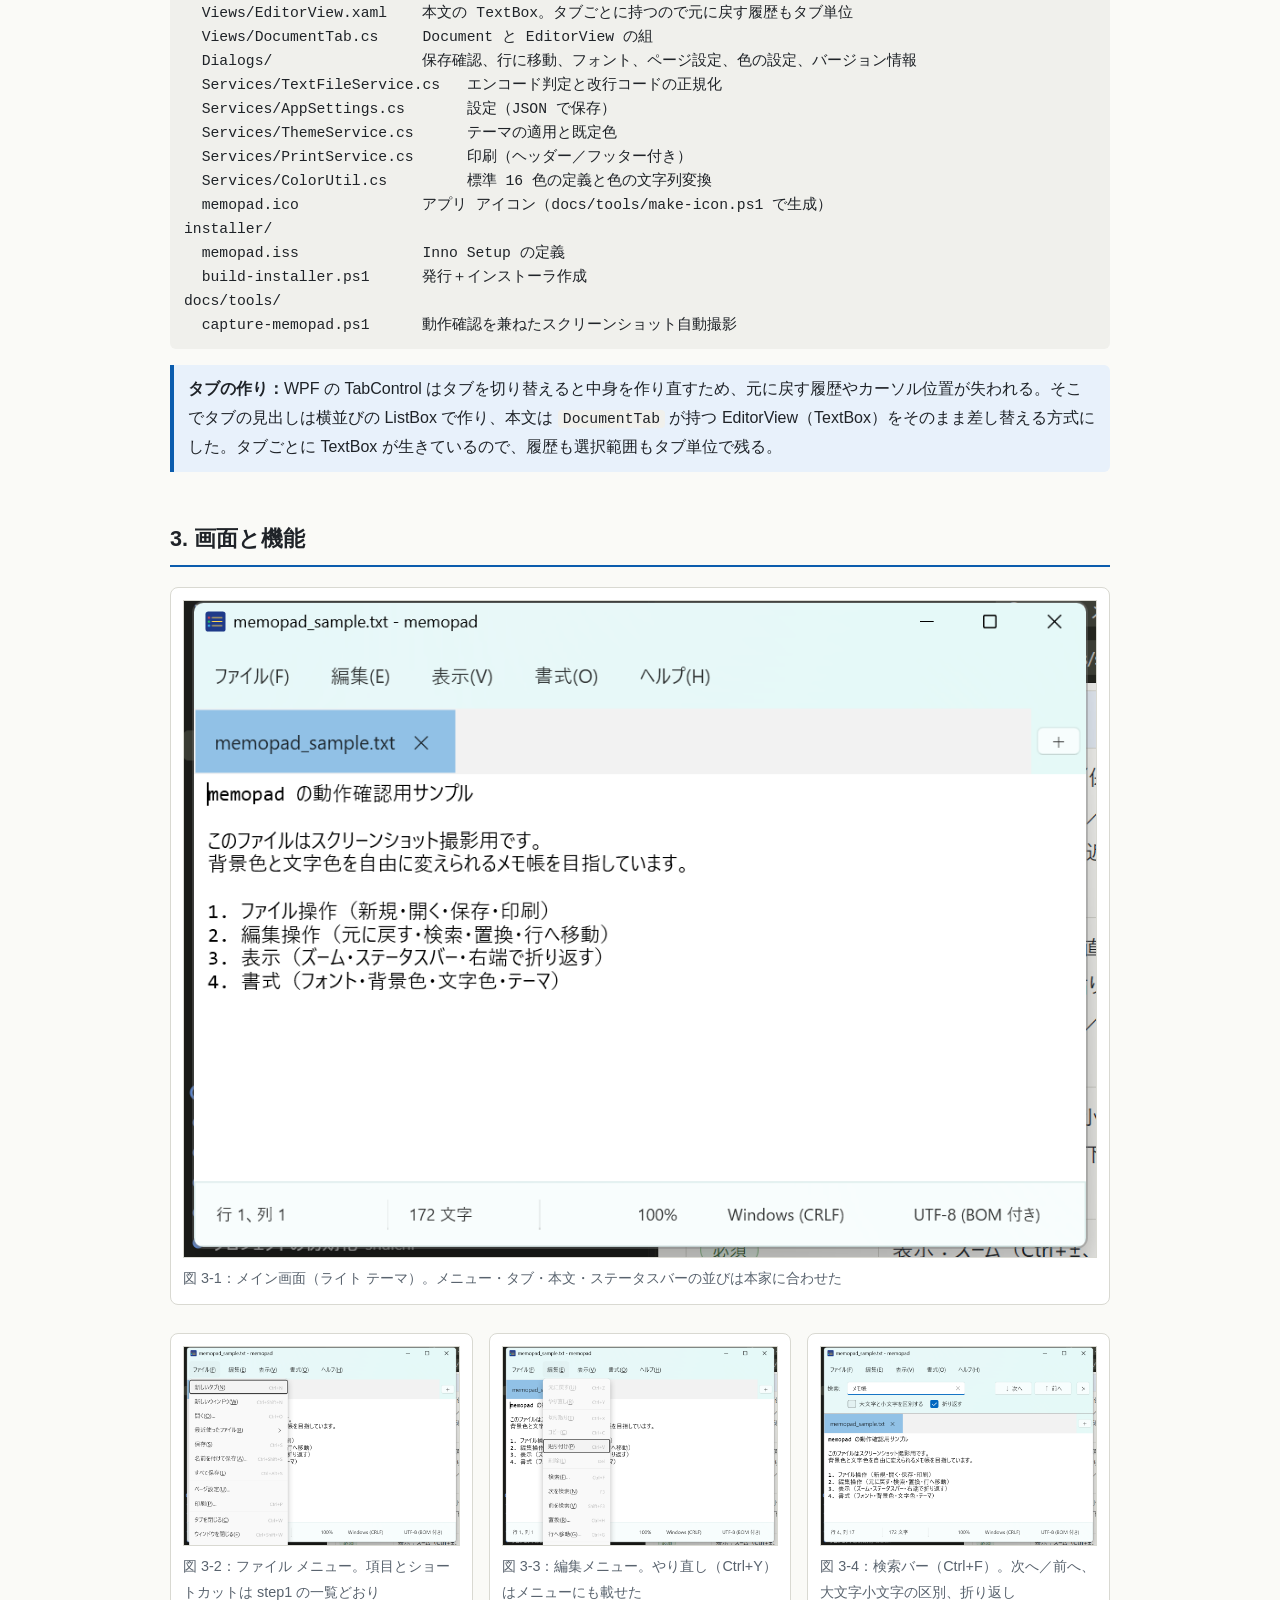
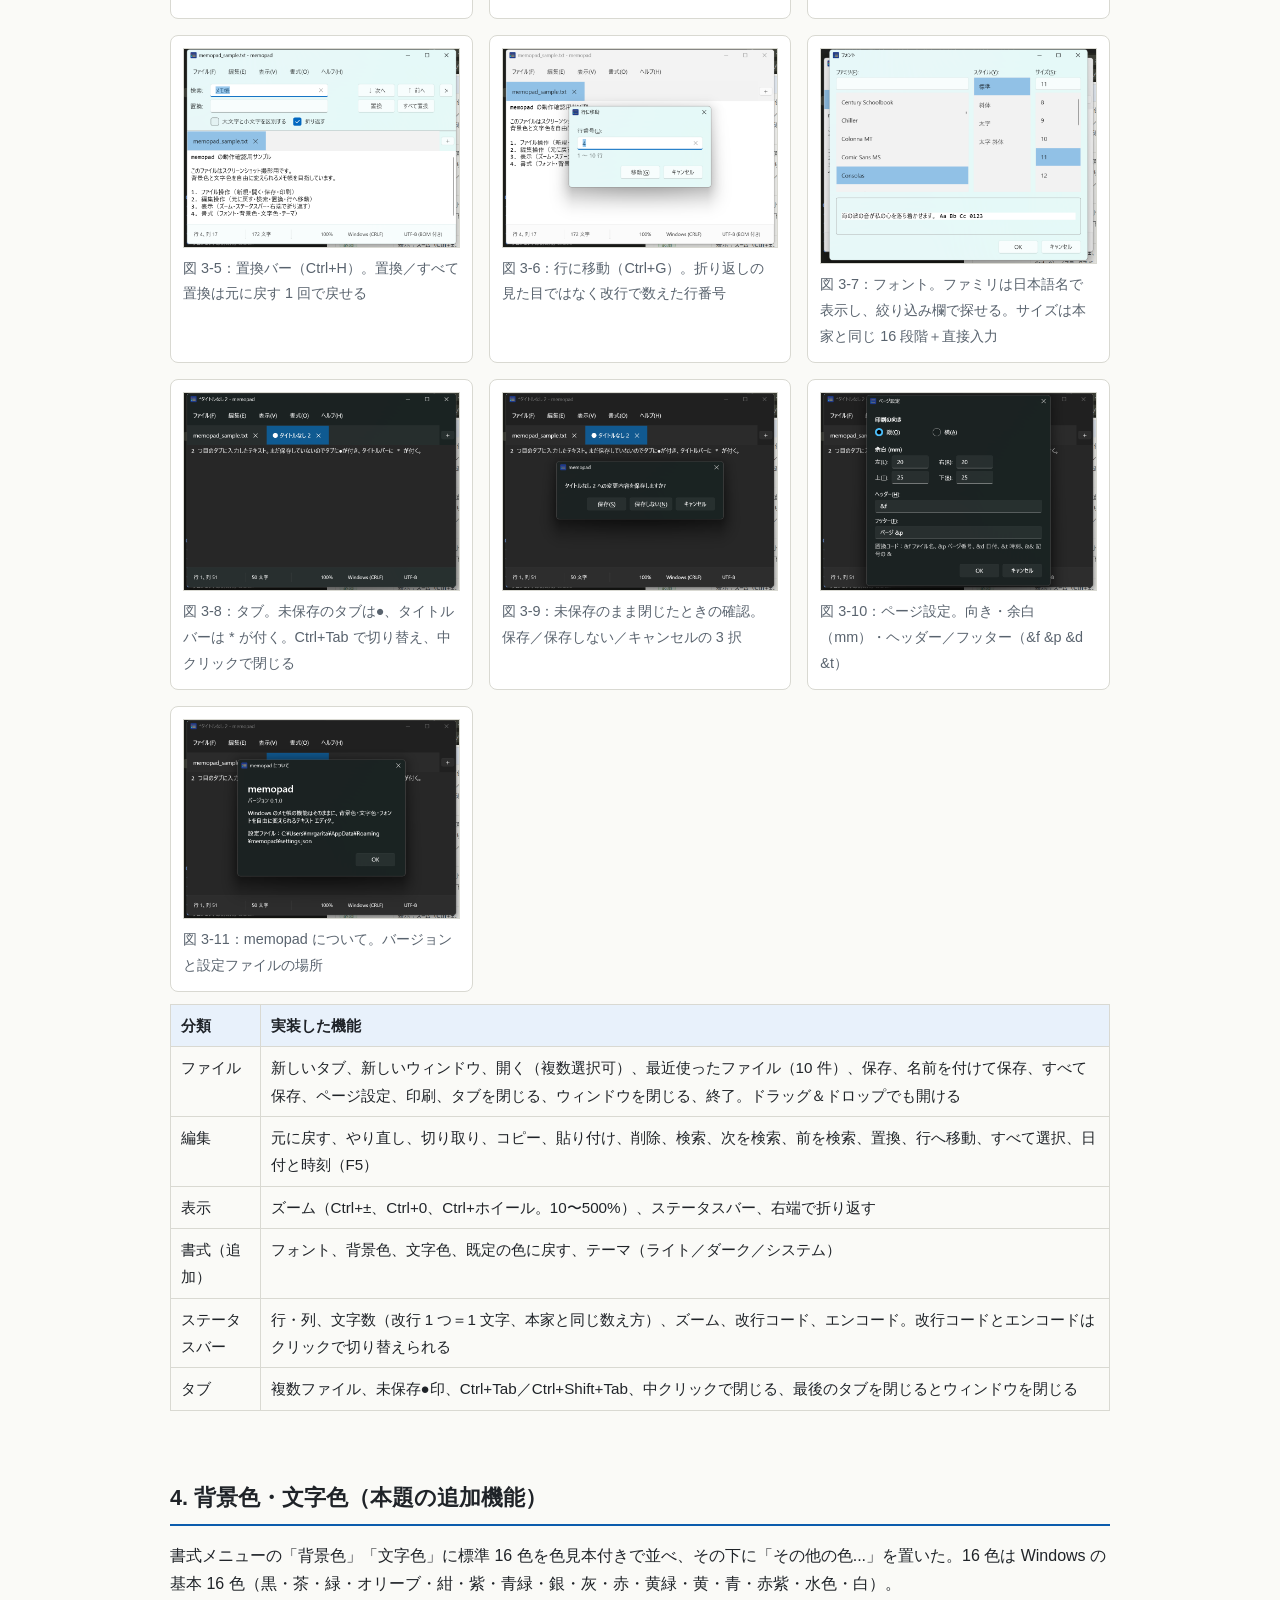
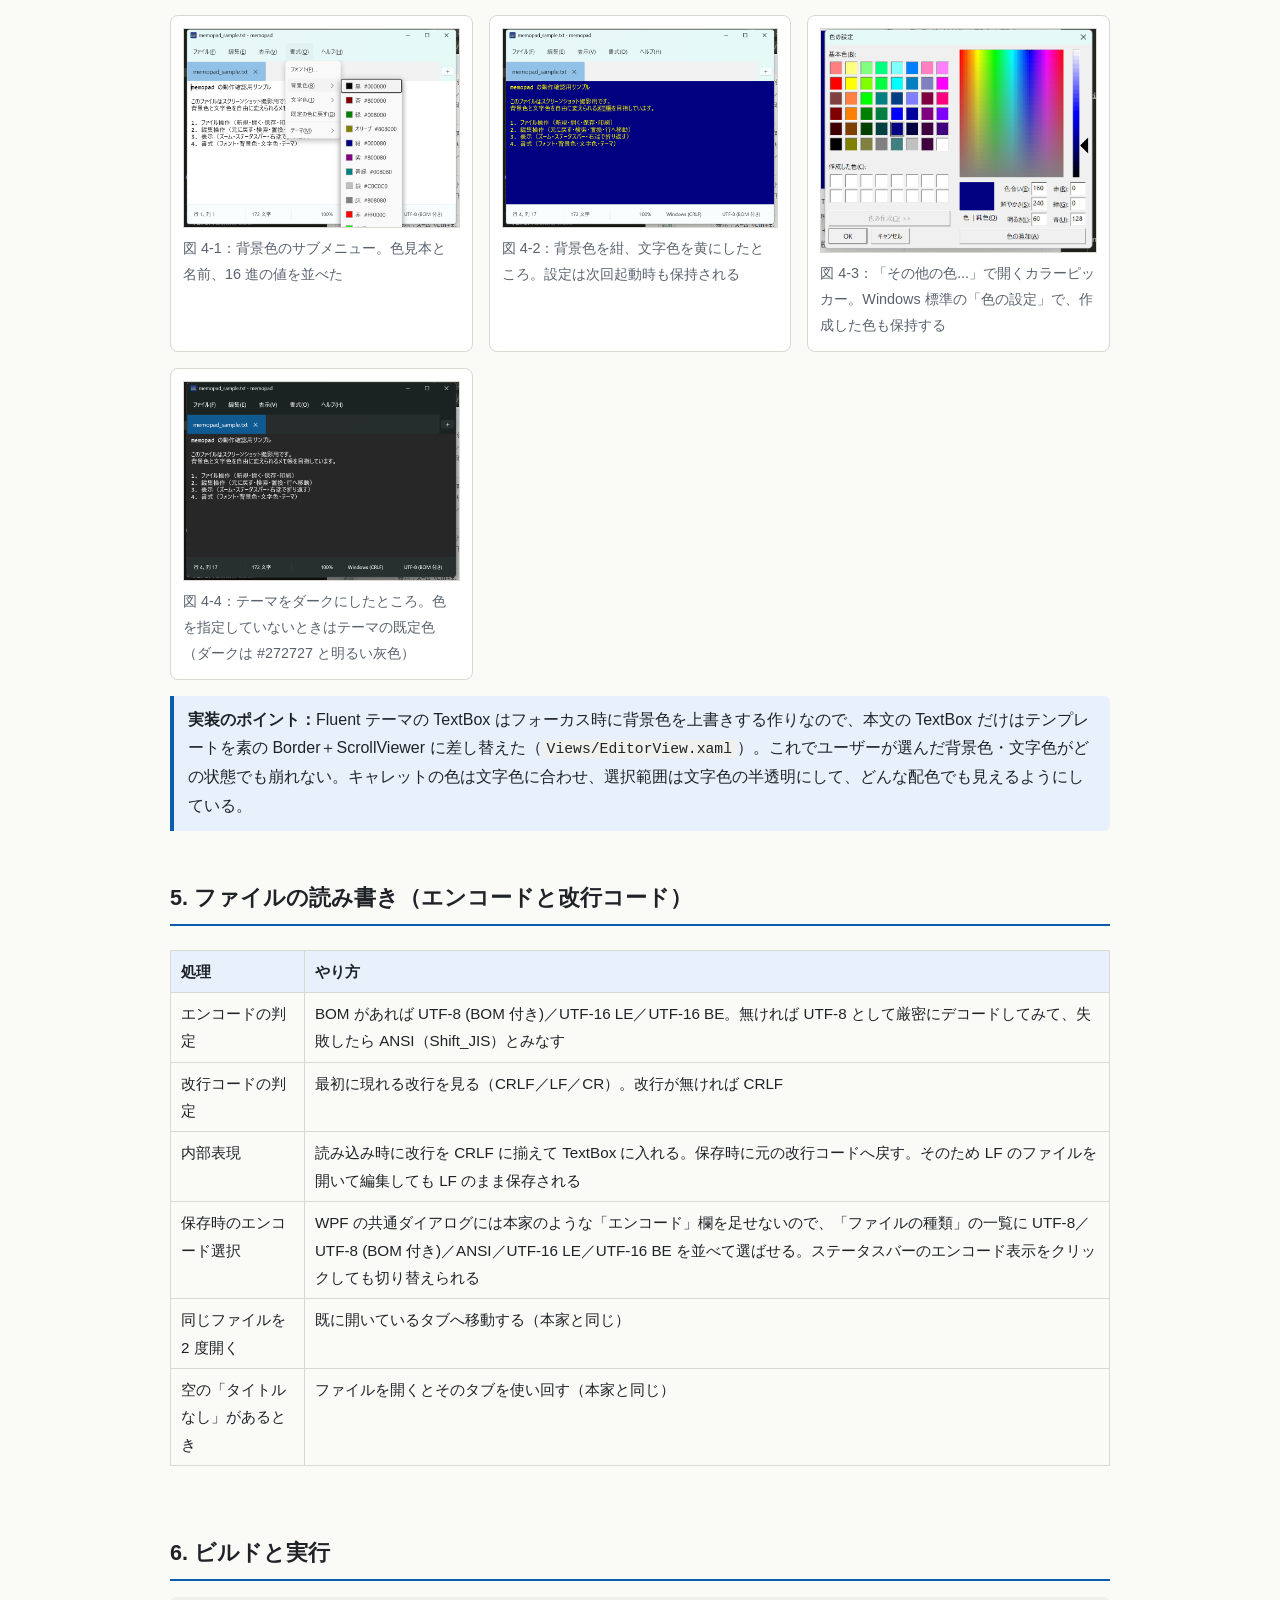
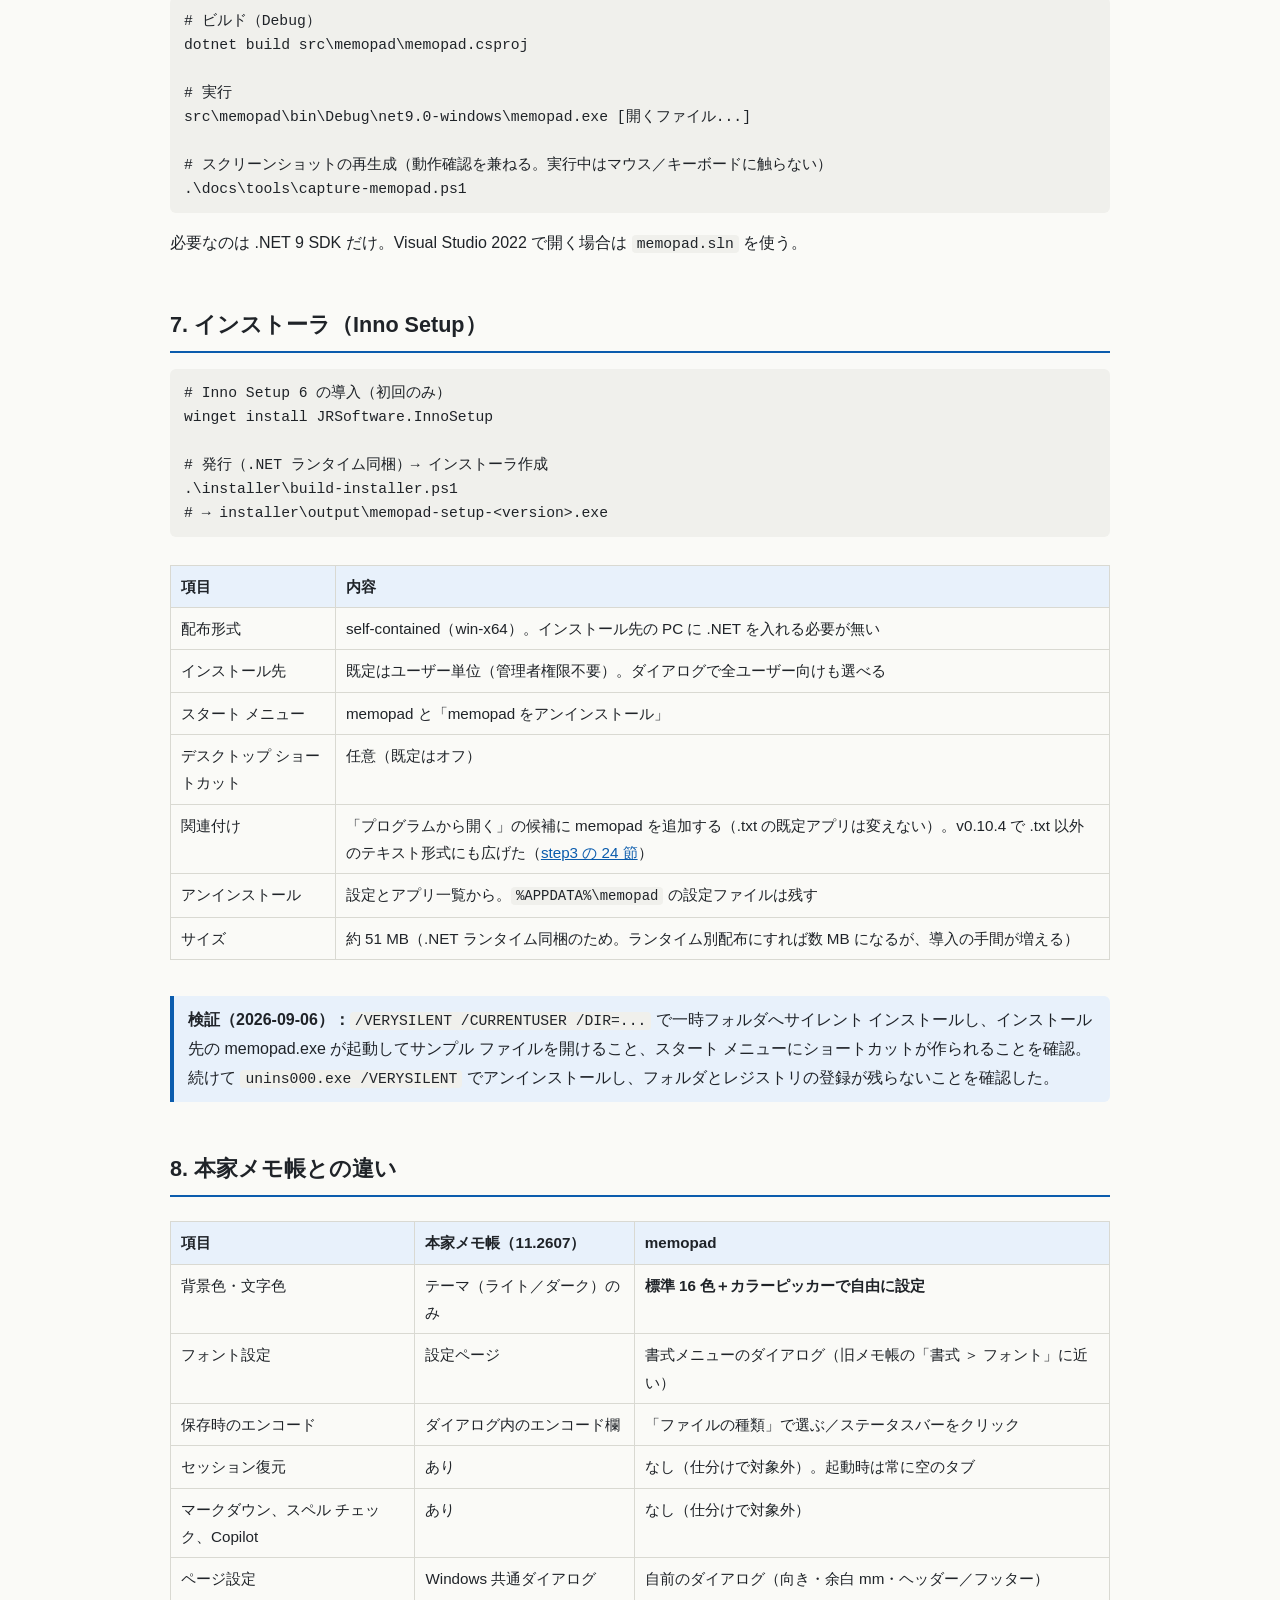
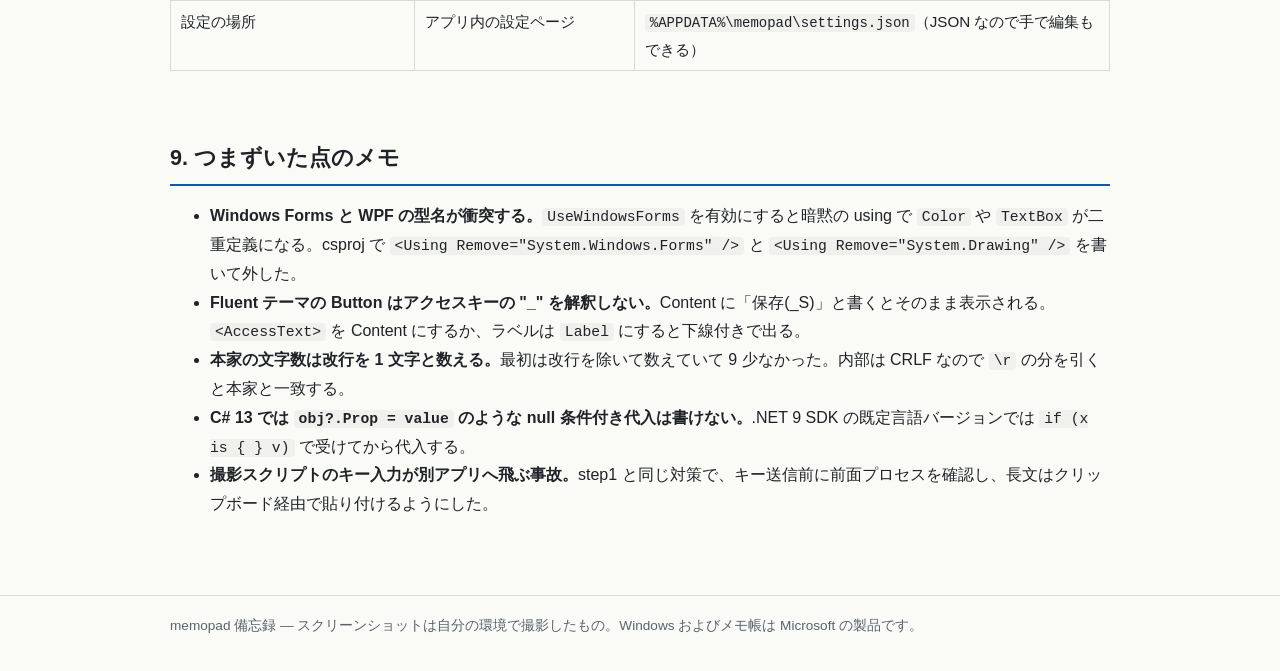
<file: docs/site/step2/index.html>
<!DOCTYPE html>
<html lang="ja">
<head>
<meta charset="utf-8">
<meta name="viewport" content="width=device-width, initial-scale=1">
<title>step2：memopad.exe の作成 | memopad 備忘録</title>
<link rel="stylesheet" href="../assets/style.css">
</head>
<body>
<header class="site">
  <div class="inner">
    <a class="brand" href="../index.html">memopad 備忘録</a>
    <nav>
      <a href="../index.html">トップ</a>
      <a href="../step1/index.html">step1 機能洗い出し</a>
      <a href="./index.html">step2 memopad.exe の作成</a>
    </nav>
  </div>
</header>
<main>
  <h1>step2：memopad.exe の作成</h1>
  <p class="lead">step1 で確定した仕分けに沿って、C#／WPF で memopad.exe を実装し、インストーラまで作る。着手日：2026-09-06</p>

  <div class="toc">
    <strong>目次</strong>
    <ol>
      <li><a href="#stack">技術選定（WPF を選んだ理由）</a></li>
      <li><a href="#structure">プロジェクト構成</a></li>
      <li><a href="#screens">画面と機能</a></li>
      <li><a href="#colors">背景色・文字色（本題の追加機能）</a></li>
      <li><a href="#files">ファイルの読み書き（エンコードと改行コード）</a></li>
      <li><a href="#build">ビルドと実行</a></li>
      <li><a href="#installer">インストーラ（Inno Setup）</a></li>
      <li><a href="#diff">本家メモ帳との違い</a></li>
      <li><a href="#notes">つまずいた点のメモ</a></li>
    </ol>
  </div>

  <h2 id="stack">1. 技術選定（WPF を選んだ理由）</h2>
  <div class="table-wrap">
  <table>
    <tr><th>候補</th><th>評価</th></tr>
    <tr><td><strong>WPF（採用）</strong></td><td>フォント・色・ズームをプロパティで直接扱える。タブや検索バーなどのレイアウトを XAML で組みやすい。.NET 9 の Fluent テーマを使うとライト／ダーク テーマがメニューやダイアログまで自動で切り替わる</td></tr>
    <tr><td>Windows Forms</td><td>背景色と文字色を変えるだけなら最短。ただし TextBox のズームやタブ付きの画面をきれいに作るのに手間がかかり、ダーク テーマは自前で描くことになる</td></tr>
    <tr><td>WinUI 3</td><td>本家メモ帳と同じ基盤で見た目は最も近い。反面、配布に Windows App SDK ランタイムが要り、ツールチェーンも重い</td></tr>
  </table>
  </div>
  <div class="table-wrap">
  <table>
    <tr><th>項目</th><th>内容</th></tr>
    <tr><td>言語／フレームワーク</td><td>C# 13、.NET 9、WPF（<code>net9.0-windows</code>）</td></tr>
    <tr><td>テーマ</td><td>.NET 9 WPF の Fluent テーマ（<code>Application.ThemeMode</code>）。ライト／ダーク／システム設定</td></tr>
    <tr><td>カラーピッカー</td><td>Windows 標準の「色の設定」ダイアログ（Windows Forms の <code>ColorDialog</code>）を WPF から呼ぶ</td></tr>
    <tr><td>ANSI の読み書き</td><td>NuGet の <code>System.Text.Encoding.CodePages</code> で Shift_JIS（cp932）を有効化</td></tr>
    <tr><td>設定の保存先</td><td><code>%APPDATA%\memopad\settings.json</code></td></tr>
    <tr><td>インストーラ</td><td>Inno Setup 6。.NET ランタイム同梱（self-contained）で配布</td></tr>
    <tr><td>開発環境</td><td>Visual Studio 2022 が無い端末でも <code>dotnet</code> CLI だけでビルドできる構成にした（<code>memopad.sln</code> があるので Visual Studio でも開ける）</td></tr>
  </table>
  </div>

  <h2 id="structure">2. プロジェクト構成</h2>
  <pre><code>memopad.sln
src/memopad/
  App.xaml(.cs)            起動処理：設定の読み込み、テーマ適用、引数のファイルを開く
  MainWindow.xaml(.cs)     メニュー、タブ ストリップ、検索／置換バー、ステータスバー
  Commands.cs              メニューとショートカットの定義（キー割り当てはメモ帳に合わせる）
  Models/Document.cs       タブ 1 つ分の文書（パス、エンコード、改行コード、変更フラグ）
  Views/EditorView.xaml    本文の TextBox。タブごとに持つので元に戻す履歴もタブ単位
  Views/DocumentTab.cs     Document と EditorView の組
  Dialogs/                 保存確認、行に移動、フォント、ページ設定、色の設定、バージョン情報
  Services/TextFileService.cs   エンコード判定と改行コードの正規化
  Services/AppSettings.cs       設定（JSON で保存）
  Services/ThemeService.cs      テーマの適用と既定色
  Services/PrintService.cs      印刷（ヘッダー／フッター付き）
  Services/ColorUtil.cs         標準 16 色の定義と色の文字列変換
  memopad.ico              アプリ アイコン（docs/tools/make-icon.ps1 で生成）
installer/
  memopad.iss              Inno Setup の定義
  build-installer.ps1      発行＋インストーラ作成
docs/tools/
  capture-memopad.ps1      動作確認を兼ねたスクリーンショット自動撮影</code></pre>
  <div class="note">
    <strong>タブの作り：</strong>WPF の TabControl はタブを切り替えると中身を作り直すため、元に戻す履歴やカーソル位置が失われる。そこでタブの見出しは横並びの ListBox で作り、本文は <code>DocumentTab</code> が持つ EditorView（TextBox）をそのまま差し替える方式にした。タブごとに TextBox が生きているので、履歴も選択範囲もタブ単位で残る。
  </div>

  <h2 id="screens">3. 画面と機能</h2>
  <figure>
    <img src="../img/step2/01_main.png" alt="memopad のメイン画面。メニュー、タブ、本文、ステータスバー" width="1000" height="720">
    <figcaption>図 3-1：メイン画面（ライト テーマ）。メニュー・タブ・本文・ステータスバーの並びは本家に合わせた</figcaption>
  </figure>
  <div class="grid2">
    <figure>
      <img src="../img/step2/02_menu_file.png" alt="ファイル メニュー" loading="lazy">
      <figcaption>図 3-2：ファイル メニュー。項目とショートカットは step1 の一覧どおり</figcaption>
    </figure>
    <figure>
      <img src="../img/step2/03_menu_edit.png" alt="編集メニュー" loading="lazy">
      <figcaption>図 3-3：編集メニュー。やり直し（Ctrl+Y）はメニューにも載せた</figcaption>
    </figure>
    <figure>
      <img src="../img/step2/06_find.png" alt="検索バー" loading="lazy">
      <figcaption>図 3-4：検索バー（Ctrl+F）。次へ／前へ、大文字小文字の区別、折り返し</figcaption>
    </figure>
    <figure>
      <img src="../img/step2/07_replace.png" alt="置換バー" loading="lazy">
      <figcaption>図 3-5：置換バー（Ctrl+H）。置換／すべて置換は元に戻す 1 回で戻せる</figcaption>
    </figure>
    <figure>
      <img src="../img/step2/08_goto.png" alt="行に移動ダイアログ" loading="lazy">
      <figcaption>図 3-6：行に移動（Ctrl+G）。折り返しの見た目ではなく改行で数えた行番号</figcaption>
    </figure>
    <figure>
      <img src="../img/step2/09_font_dialog.png" alt="フォント ダイアログ" loading="lazy">
      <figcaption>図 3-7：フォント。ファミリは日本語名で表示し、絞り込み欄で探せる。サイズは本家と同じ 16 段階＋直接入力</figcaption>
    </figure>
    <figure>
      <img src="../img/step2/13_tabs_unsaved.png" alt="2 つのタブ。未保存のタブに●印" loading="lazy">
      <figcaption>図 3-8：タブ。未保存のタブは●、タイトルバーは * が付く。Ctrl+Tab で切り替え、中クリックで閉じる</figcaption>
    </figure>
    <figure>
      <img src="../img/step2/14_save_changes.png" alt="未保存の確認ダイアログ" loading="lazy">
      <figcaption>図 3-9：未保存のまま閉じたときの確認。保存／保存しない／キャンセルの 3 択</figcaption>
    </figure>
    <figure>
      <img src="../img/step2/15_page_setup.png" alt="ページ設定ダイアログ" loading="lazy">
      <figcaption>図 3-10：ページ設定。向き・余白（mm）・ヘッダー／フッター（&amp;f &amp;p &amp;d &amp;t）</figcaption>
    </figure>
    <figure>
      <img src="../img/step2/16_about.png" alt="バージョン情報" loading="lazy">
      <figcaption>図 3-11：memopad について。バージョンと設定ファイルの場所</figcaption>
    </figure>
  </div>
  <div class="table-wrap">
  <table>
    <tr><th>分類</th><th>実装した機能</th></tr>
    <tr><td>ファイル</td><td>新しいタブ、新しいウィンドウ、開く（複数選択可）、最近使ったファイル（10 件）、保存、名前を付けて保存、すべて保存、ページ設定、印刷、タブを閉じる、ウィンドウを閉じる、終了。ドラッグ＆ドロップでも開ける</td></tr>
    <tr><td>編集</td><td>元に戻す、やり直し、切り取り、コピー、貼り付け、削除、検索、次を検索、前を検索、置換、行へ移動、すべて選択、日付と時刻（F5）</td></tr>
    <tr><td>表示</td><td>ズーム（Ctrl+±、Ctrl+0、Ctrl+ホイール。10〜500%）、ステータスバー、右端で折り返す</td></tr>
    <tr><td>書式（追加）</td><td>フォント、背景色、文字色、既定の色に戻す、テーマ（ライト／ダーク／システム）</td></tr>
    <tr><td>ステータスバー</td><td>行・列、文字数（改行 1 つ＝1 文字、本家と同じ数え方）、ズーム、改行コード、エンコード。改行コードとエンコードはクリックで切り替えられる</td></tr>
    <tr><td>タブ</td><td>複数ファイル、未保存●印、Ctrl+Tab／Ctrl+Shift+Tab、中クリックで閉じる、最後のタブを閉じるとウィンドウを閉じる</td></tr>
  </table>
  </div>

  <h2 id="colors">4. 背景色・文字色（本題の追加機能）</h2>
  <p>書式メニューの「背景色」「文字色」に標準 16 色を色見本付きで並べ、その下に「その他の色...」を置いた。16 色は Windows の基本 16 色（黒・茶・緑・オリーブ・紺・紫・青緑・銀・灰・赤・黄緑・黄・青・赤紫・水色・白）。</p>
  <div class="grid2">
    <figure>
      <img src="../img/step2/05_menu_format_background.png" alt="書式メニューの背景色サブメニュー。16 色が色見本付きで並ぶ" loading="lazy">
      <figcaption>図 4-1：背景色のサブメニュー。色見本と名前、16 進の値を並べた</figcaption>
    </figure>
    <figure>
      <img src="../img/step2/10_colors_navy_yellow.png" alt="背景色を紺、文字色を黄にした画面" loading="lazy">
      <figcaption>図 4-2：背景色を紺、文字色を黄にしたところ。設定は次回起動時も保持される</figcaption>
    </figure>
    <figure>
      <img src="../img/step2/11_color_picker.png" alt="Windows 標準の色の設定ダイアログ" loading="lazy">
      <figcaption>図 4-3：「その他の色...」で開くカラーピッカー。Windows 標準の「色の設定」で、作成した色も保持する</figcaption>
    </figure>
    <figure>
      <img src="../img/step2/12_dark_theme.png" alt="ダーク テーマの画面" loading="lazy">
      <figcaption>図 4-4：テーマをダークにしたところ。色を指定していないときはテーマの既定色（ダークは #272727 と明るい灰色）</figcaption>
    </figure>
  </div>
  <div class="note">
    <strong>実装のポイント：</strong>Fluent テーマの TextBox はフォーカス時に背景色を上書きする作りなので、本文の TextBox だけはテンプレートを素の Border＋ScrollViewer に差し替えた（<code>Views/EditorView.xaml</code>）。これでユーザーが選んだ背景色・文字色がどの状態でも崩れない。キャレットの色は文字色に合わせ、選択範囲は文字色の半透明にして、どんな配色でも見えるようにしている。
  </div>

  <h2 id="files">5. ファイルの読み書き（エンコードと改行コード）</h2>
  <div class="table-wrap">
  <table>
    <tr><th>処理</th><th>やり方</th></tr>
    <tr><td>エンコードの判定</td><td>BOM があれば UTF-8 (BOM 付き)／UTF-16 LE／UTF-16 BE。無ければ UTF-8 として厳密にデコードしてみて、失敗したら ANSI（Shift_JIS）とみなす</td></tr>
    <tr><td>改行コードの判定</td><td>最初に現れる改行を見る（CRLF／LF／CR）。改行が無ければ CRLF</td></tr>
    <tr><td>内部表現</td><td>読み込み時に改行を CRLF に揃えて TextBox に入れる。保存時に元の改行コードへ戻す。そのため LF のファイルを開いて編集しても LF のまま保存される</td></tr>
    <tr><td>保存時のエンコード選択</td><td>WPF の共通ダイアログには本家のような「エンコード」欄を足せないので、「ファイルの種類」の一覧に UTF-8／UTF-8 (BOM 付き)／ANSI／UTF-16 LE／UTF-16 BE を並べて選ばせる。ステータスバーのエンコード表示をクリックしても切り替えられる</td></tr>
    <tr><td>同じファイルを 2 度開く</td><td>既に開いているタブへ移動する（本家と同じ）</td></tr>
    <tr><td>空の「タイトルなし」があるとき</td><td>ファイルを開くとそのタブを使い回す（本家と同じ）</td></tr>
  </table>
  </div>

  <h2 id="build">6. ビルドと実行</h2>
  <pre><code># ビルド（Debug）
dotnet build src\memopad\memopad.csproj

# 実行
src\memopad\bin\Debug\net9.0-windows\memopad.exe [開くファイル...]

# スクリーンショットの再生成（動作確認を兼ねる。実行中はマウス／キーボードに触らない）
.\docs\tools\capture-memopad.ps1</code></pre>
  <p>必要なのは .NET 9 SDK だけ。Visual Studio 2022 で開く場合は <code>memopad.sln</code> を使う。</p>

  <h2 id="installer">7. インストーラ（Inno Setup）</h2>
  <pre><code># Inno Setup 6 の導入（初回のみ）
winget install JRSoftware.InnoSetup

# 発行（.NET ランタイム同梱）→ インストーラ作成
.\installer\build-installer.ps1
# → installer\output\memopad-setup-&lt;version&gt;.exe</code></pre>
  <div class="table-wrap">
  <table>
    <tr><th>項目</th><th>内容</th></tr>
    <tr><td>配布形式</td><td>self-contained（win-x64）。インストール先の PC に .NET を入れる必要が無い</td></tr>
    <tr><td>インストール先</td><td>既定はユーザー単位（管理者権限不要）。ダイアログで全ユーザー向けも選べる</td></tr>
    <tr><td>スタート メニュー</td><td>memopad と「memopad をアンインストール」</td></tr>
    <tr><td>デスクトップ ショートカット</td><td>任意（既定はオフ）</td></tr>
    <tr><td>関連付け</td><td>「プログラムから開く」の候補に memopad を追加する（.txt の既定アプリは変えない）。v0.10.4 で .txt 以外のテキスト形式にも広げた（<a href="../step3/index.html#fb29">step3 の 24 節</a>）</td></tr>
    <tr><td>アンインストール</td><td>設定とアプリ一覧から。<code>%APPDATA%\memopad</code> の設定ファイルは残す</td></tr>
    <tr><td>サイズ</td><td>約 51 MB（.NET ランタイム同梱のため。ランタイム別配布にすれば数 MB になるが、導入の手間が増える）</td></tr>
  </table>
  </div>
  <div class="note">
    <strong>検証（2026-09-06）：</strong><code>/VERYSILENT /CURRENTUSER /DIR=...</code> で一時フォルダへサイレント インストールし、インストール先の memopad.exe が起動してサンプル ファイルを開けること、スタート メニューにショートカットが作られることを確認。続けて <code>unins000.exe /VERYSILENT</code> でアンインストールし、フォルダとレジストリの登録が残らないことを確認した。
  </div>

  <h2 id="diff">8. 本家メモ帳との違い</h2>
  <div class="table-wrap">
  <table>
    <tr><th>項目</th><th>本家メモ帳（11.2607）</th><th>memopad</th></tr>
    <tr><td>背景色・文字色</td><td>テーマ（ライト／ダーク）のみ</td><td><strong>標準 16 色＋カラーピッカーで自由に設定</strong></td></tr>
    <tr><td>フォント設定</td><td>設定ページ</td><td>書式メニューのダイアログ（旧メモ帳の「書式 ＞ フォント」に近い）</td></tr>
    <tr><td>保存時のエンコード</td><td>ダイアログ内のエンコード欄</td><td>「ファイルの種類」で選ぶ／ステータスバーをクリック</td></tr>
    <tr><td>セッション復元</td><td>あり</td><td>なし（仕分けで対象外）。起動時は常に空のタブ</td></tr>
    <tr><td>マークダウン、スペル チェック、Copilot</td><td>あり</td><td>なし（仕分けで対象外）</td></tr>
    <tr><td>ページ設定</td><td>Windows 共通ダイアログ</td><td>自前のダイアログ（向き・余白 mm・ヘッダー／フッター）</td></tr>
    <tr><td>設定の場所</td><td>アプリ内の設定ページ</td><td><code>%APPDATA%\memopad\settings.json</code>（JSON なので手で編集もできる）</td></tr>
  </table>
  </div>

  <h2 id="notes">9. つまずいた点のメモ</h2>
  <ul>
    <li><strong>Windows Forms と WPF の型名が衝突する。</strong><code>UseWindowsForms</code> を有効にすると暗黙の using で <code>Color</code> や <code>TextBox</code> が二重定義になる。csproj で <code>&lt;Using Remove="System.Windows.Forms" /&gt;</code> と <code>&lt;Using Remove="System.Drawing" /&gt;</code> を書いて外した。</li>
    <li><strong>Fluent テーマの Button はアクセスキーの "_" を解釈しない。</strong>Content に「保存(_S)」と書くとそのまま表示される。<code>&lt;AccessText&gt;</code> を Content にするか、ラベルは <code>Label</code> にすると下線付きで出る。</li>
    <li><strong>本家の文字数は改行を 1 文字と数える。</strong>最初は改行を除いて数えていて 9 少なかった。内部は CRLF なので <code>\r</code> の分を引くと本家と一致する。</li>
    <li><strong>C# 13 では <code>obj?.Prop = value</code> のような null 条件付き代入は書けない。</strong>.NET 9 SDK の既定言語バージョンでは <code>if (x is { } v)</code> で受けてから代入する。</li>
    <li><strong>撮影スクリプトのキー入力が別アプリへ飛ぶ事故。</strong>step1 と同じ対策で、キー送信前に前面プロセスを確認し、長文はクリップボード経由で貼り付けるようにした。</li>
  </ul>
</main>
<footer class="site">
  <div class="inner">memopad 備忘録 — スクリーンショットは自分の環境で撮影したもの。Windows およびメモ帳は Microsoft の製品です。</div>
</footer>
</body>
</html>
</file>
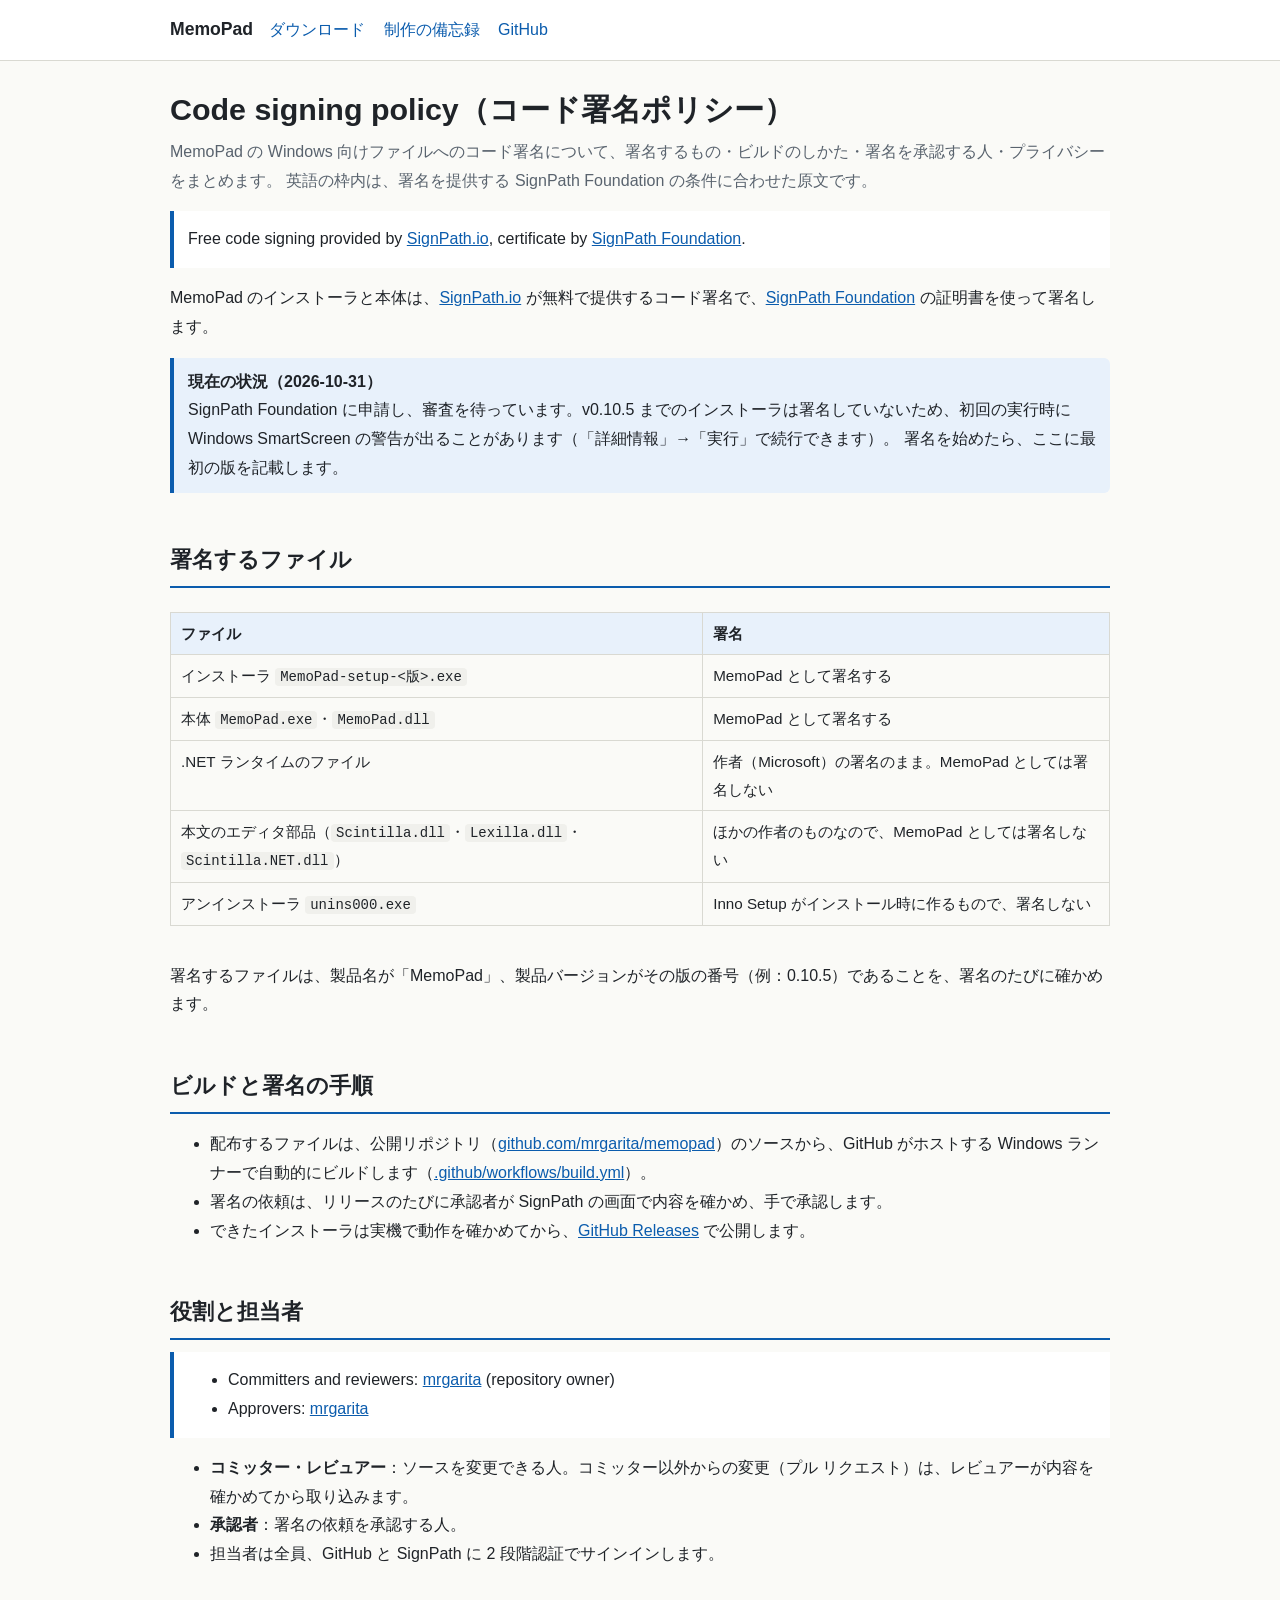
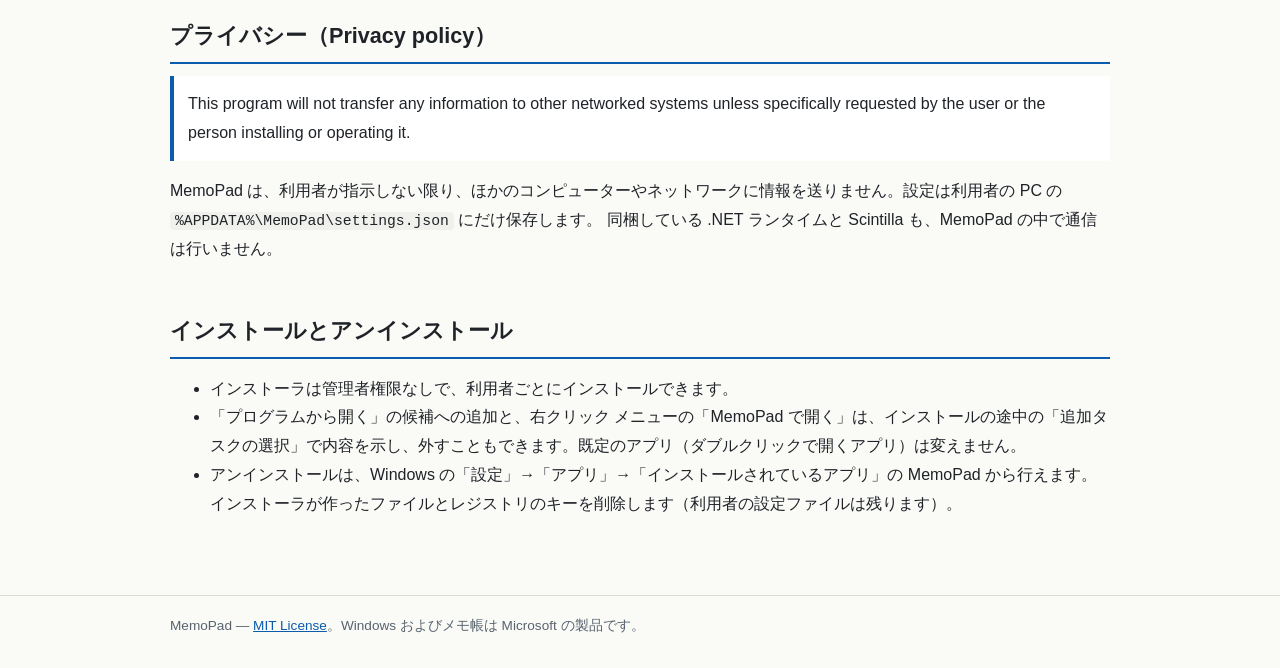
<file: docs/code-signing-policy.html>
<!DOCTYPE html>
<html lang="ja">
<head>
<meta charset="utf-8">
<meta name="viewport" content="width=device-width, initial-scale=1">
<title>Code signing policy — MemoPad</title>
<meta name="description" content="MemoPad のコード署名ポリシー（Code signing policy）。署名するファイル、ビルドの方法、署名を承認する人、プライバシーについて。">
<link rel="icon" href="./assets/favicon.ico">
<link rel="stylesheet" href="./site/assets/style.css">
<style>
  .en { border-left: 4px solid var(--accent); background: #fff; padding: 10px 14px; margin: 10px 0; }
  .en p, .en ul { margin: 4px 0; }
</style>
</head>
<body>
<header class="site">
  <div class="inner">
    <a class="brand" href="./index.html">MemoPad</a>
    <nav>
      <a href="./index.html#download">ダウンロード</a>
      <a href="./site/index.html">制作の備忘録</a>
      <a href="https://github.com/mrgarita/memopad">GitHub</a>
    </nav>
  </div>
</header>
<main>
  <h1>Code signing policy（コード署名ポリシー）</h1>
  <p class="lead">MemoPad の Windows 向けファイルへのコード署名について、署名するもの・ビルドのしかた・署名を承認する人・プライバシーをまとめます。
  英語の枠内は、署名を提供する SignPath Foundation の条件に合わせた原文です。</p>

  <div class="en">
    <p>Free code signing provided by <a href="https://signpath.io">SignPath.io</a>, certificate by <a href="https://signpath.org">SignPath Foundation</a>.</p>
  </div>
  <p>MemoPad のインストーラと本体は、<a href="https://signpath.io">SignPath.io</a> が無料で提供するコード署名で、<a href="https://signpath.org">SignPath Foundation</a> の証明書を使って署名します。</p>
  <div class="note">
    <strong>現在の状況（2026-10-31）</strong><br>
    SignPath Foundation に申請し、審査を待っています。v0.10.5 までのインストーラは署名していないため、初回の実行時に Windows SmartScreen の警告が出ることがあります（「詳細情報」→「実行」で続行できます）。
    署名を始めたら、ここに最初の版を記載します。
  </div>

  <h2>署名するファイル</h2>
  <div class="table-wrap">
  <table>
    <tr><th>ファイル</th><th>署名</th></tr>
    <tr><td>インストーラ <code>MemoPad-setup-&lt;版&gt;.exe</code></td><td>MemoPad として署名する</td></tr>
    <tr><td>本体 <code>MemoPad.exe</code>・<code>MemoPad.dll</code></td><td>MemoPad として署名する</td></tr>
    <tr><td>.NET ランタイムのファイル</td><td>作者（Microsoft）の署名のまま。MemoPad としては署名しない</td></tr>
    <tr><td>本文のエディタ部品（<code>Scintilla.dll</code>・<code>Lexilla.dll</code>・<code>Scintilla.NET.dll</code>）</td><td>ほかの作者のものなので、MemoPad としては署名しない</td></tr>
    <tr><td>アンインストーラ <code>unins000.exe</code></td><td>Inno Setup がインストール時に作るもので、署名しない</td></tr>
  </table>
  </div>
  <p>署名するファイルは、製品名が「MemoPad」、製品バージョンがその版の番号（例：0.10.5）であることを、署名のたびに確かめます。</p>

  <h2>ビルドと署名の手順</h2>
  <ul>
    <li>配布するファイルは、公開リポジトリ（<a href="https://github.com/mrgarita/memopad">github.com/mrgarita/memopad</a>）のソースから、GitHub がホストする Windows ランナーで自動的にビルドします（<a href="https://github.com/mrgarita/memopad/blob/main/.github/workflows/build.yml">.github/workflows/build.yml</a>）。</li>
    <li>署名の依頼は、リリースのたびに承認者が SignPath の画面で内容を確かめ、手で承認します。</li>
    <li>できたインストーラは実機で動作を確かめてから、<a href="https://github.com/mrgarita/memopad/releases">GitHub Releases</a> で公開します。</li>
  </ul>

  <h2>役割と担当者</h2>
  <div class="en">
    <ul>
      <li>Committers and reviewers: <a href="https://github.com/mrgarita">mrgarita</a> (repository owner)</li>
      <li>Approvers: <a href="https://github.com/mrgarita">mrgarita</a></li>
    </ul>
  </div>
  <ul>
    <li><strong>コミッター・レビュアー</strong>：ソースを変更できる人。コミッター以外からの変更（プル リクエスト）は、レビュアーが内容を確かめてから取り込みます。</li>
    <li><strong>承認者</strong>：署名の依頼を承認する人。</li>
    <li>担当者は全員、GitHub と SignPath に 2 段階認証でサインインします。</li>
  </ul>

  <h2 id="privacy">プライバシー（Privacy policy）</h2>
  <div class="en">
    <p>This program will not transfer any information to other networked systems unless specifically requested by the user or the person installing or operating it.</p>
  </div>
  <p>MemoPad は、利用者が指示しない限り、ほかのコンピューターやネットワークに情報を送りません。設定は利用者の PC の <code>%APPDATA%\MemoPad\settings.json</code> にだけ保存します。
  同梱している .NET ランタイムと Scintilla も、MemoPad の中で通信は行いません。</p>

  <h2>インストールとアンインストール</h2>
  <ul>
    <li>インストーラは管理者権限なしで、利用者ごとにインストールできます。</li>
    <li>「プログラムから開く」の候補への追加と、右クリック メニューの「MemoPad で開く」は、インストールの途中の「追加タスクの選択」で内容を示し、外すこともできます。既定のアプリ（ダブルクリックで開くアプリ）は変えません。</li>
    <li>アンインストールは、Windows の「設定」→「アプリ」→「インストールされているアプリ」の MemoPad から行えます。インストーラが作ったファイルとレジストリのキーを削除します（利用者の設定ファイルは残ります）。</li>
  </ul>
</main>
<footer class="site">
  <div class="inner">MemoPad — <a href="https://github.com/mrgarita/memopad/blob/main/LICENSE">MIT License</a>。Windows およびメモ帳は Microsoft の製品です。</div>
</footer>
</body>
</html>
</file>
<file: docs/site/assets/style.css>
/* memopad 備忘録サイト共通スタイル */
:root {
  --bg: #fafaf7;
  --fg: #1f2328;
  --muted: #59636e;
  --line: #d9d9d2;
  --accent: #0b5cad;
  --accent-bg: #e8f1fb;
  --code-bg: #f0f0ec;
  --warn-bg: #fff6e0;
  --warn-line: #e6b94d;
}
* { box-sizing: border-box; }
html { color-scheme: light; }
body {
  margin: 0;
  background: var(--bg);
  color: var(--fg);
  font-family: "Yu Gothic UI", "Meiryo", "Segoe UI", "Hiragino Sans", sans-serif;
  font-size: 16px;
  line-height: 1.8;
}
header.site {
  border-bottom: 1px solid var(--line);
  background: #fff;
}
header.site .inner, main, footer.site .inner {
  max-width: 980px;
  margin: 0 auto;
  padding: 0 20px;
}
header.site .inner {
  display: flex;
  align-items: baseline;
  gap: 16px;
  flex-wrap: wrap;
  padding-top: 14px;
  padding-bottom: 14px;
}
header.site .brand {
  font-weight: 700;
  font-size: 1.1rem;
  color: var(--fg);
  text-decoration: none;
}
header.site nav a {
  color: var(--accent);
  text-decoration: none;
  margin-right: 14px;
}
header.site nav a:hover { text-decoration: underline; }
main { padding-top: 28px; padding-bottom: 60px; }
h1 { font-size: 1.9rem; line-height: 1.35; margin: 0 0 8px; }
h2 {
  font-size: 1.35rem;
  margin: 48px 0 12px;
  padding-bottom: 6px;
  border-bottom: 2px solid var(--accent);
}
h3 { font-size: 1.1rem; margin: 28px 0 8px; }
h4 { font-size: 1rem; margin: 22px 0 6px; color: var(--muted); }
/* ユーザーからのフィードバックの引用 */
blockquote {
  margin: 14px 0;
  padding: 8px 14px;
  border-left: 4px solid var(--line);
  background: #fff;
  color: var(--fg);
}
p.lead { color: var(--muted); margin-top: 0; }
a { color: var(--accent); }
code, kbd {
  font-family: Consolas, "Cascadia Mono", "Courier New", monospace;
  font-size: 0.92em;
  background: var(--code-bg);
  padding: 1px 5px;
  border-radius: 4px;
}
kbd {
  border: 1px solid var(--line);
  border-bottom-width: 2px;
  background: #fff;
  white-space: nowrap;
}
pre {
  background: var(--code-bg);
  padding: 12px 14px;
  border-radius: 6px;
  overflow-x: auto;
  line-height: 1.5;
}
pre code { background: none; padding: 0; }
table {
  border-collapse: collapse;
  width: 100%;
  margin: 12px 0 20px;
  font-size: 0.95rem;
}
.table-wrap { overflow-x: auto; }
th, td {
  border: 1px solid var(--line);
  padding: 7px 10px;
  vertical-align: top;
  text-align: left;
}
th { background: var(--accent-bg); white-space: nowrap; }
td.center, th.center { text-align: center; }
figure {
  margin: 20px 0 28px;
  padding: 12px;
  background: #fff;
  border: 1px solid var(--line);
  border-radius: 8px;
}
figure img {
  display: block;
  max-width: 100%;
  height: auto;
  margin: 0 auto;
  border: 1px solid var(--line);
}
figcaption {
  margin-top: 8px;
  font-size: 0.9rem;
  color: var(--muted);
}
.grid2 {
  display: grid;
  grid-template-columns: repeat(auto-fit, minmax(300px, 1fr));
  gap: 16px;
}
.grid2 figure { margin: 0; }
.note {
  background: var(--accent-bg);
  border-left: 4px solid var(--accent);
  padding: 10px 14px;
  margin: 16px 0;
  border-radius: 0 6px 6px 0;
}
.warn {
  background: var(--warn-bg);
  border-left: 4px solid var(--warn-line);
  padding: 10px 14px;
  margin: 16px 0;
  border-radius: 0 6px 6px 0;
}
.toc {
  background: #fff;
  border: 1px solid var(--line);
  border-radius: 8px;
  padding: 12px 18px;
  margin: 20px 0 8px;
}
.toc ol { margin: 6px 0; padding-left: 22px; }
.tag {
  display: inline-block;
  font-size: 0.8rem;
  padding: 0 8px;
  border-radius: 999px;
  border: 1px solid var(--line);
  background: #fff;
  color: var(--muted);
  white-space: nowrap;
}
.tag.must { background: #e6f4ea; border-color: #7cc48a; color: #1d5e2a; }
.tag.maybe { background: #fff6e0; border-color: #e6b94d; color: #6b4d00; }
.tag.skip { background: #f2f2f2; border-color: #c9c9c9; color: #666; }
.cards { display: grid; grid-template-columns: repeat(auto-fit, minmax(260px, 1fr)); gap: 16px; margin: 20px 0; }
.card {
  background: #fff;
  border: 1px solid var(--line);
  border-radius: 8px;
  padding: 16px 18px;
}
.card h3 { margin: 0 0 6px; }
.card p { margin: 0; color: var(--muted); font-size: 0.95rem; }
.card .status { font-size: 0.85rem; margin-top: 8px; }
footer.site {
  border-top: 1px solid var(--line);
  color: var(--muted);
  font-size: 0.85rem;
  padding: 18px 0 30px;
}
@media (max-width: 600px) {
  body { font-size: 15px; }
  h1 { font-size: 1.5rem; }
}
</file>
